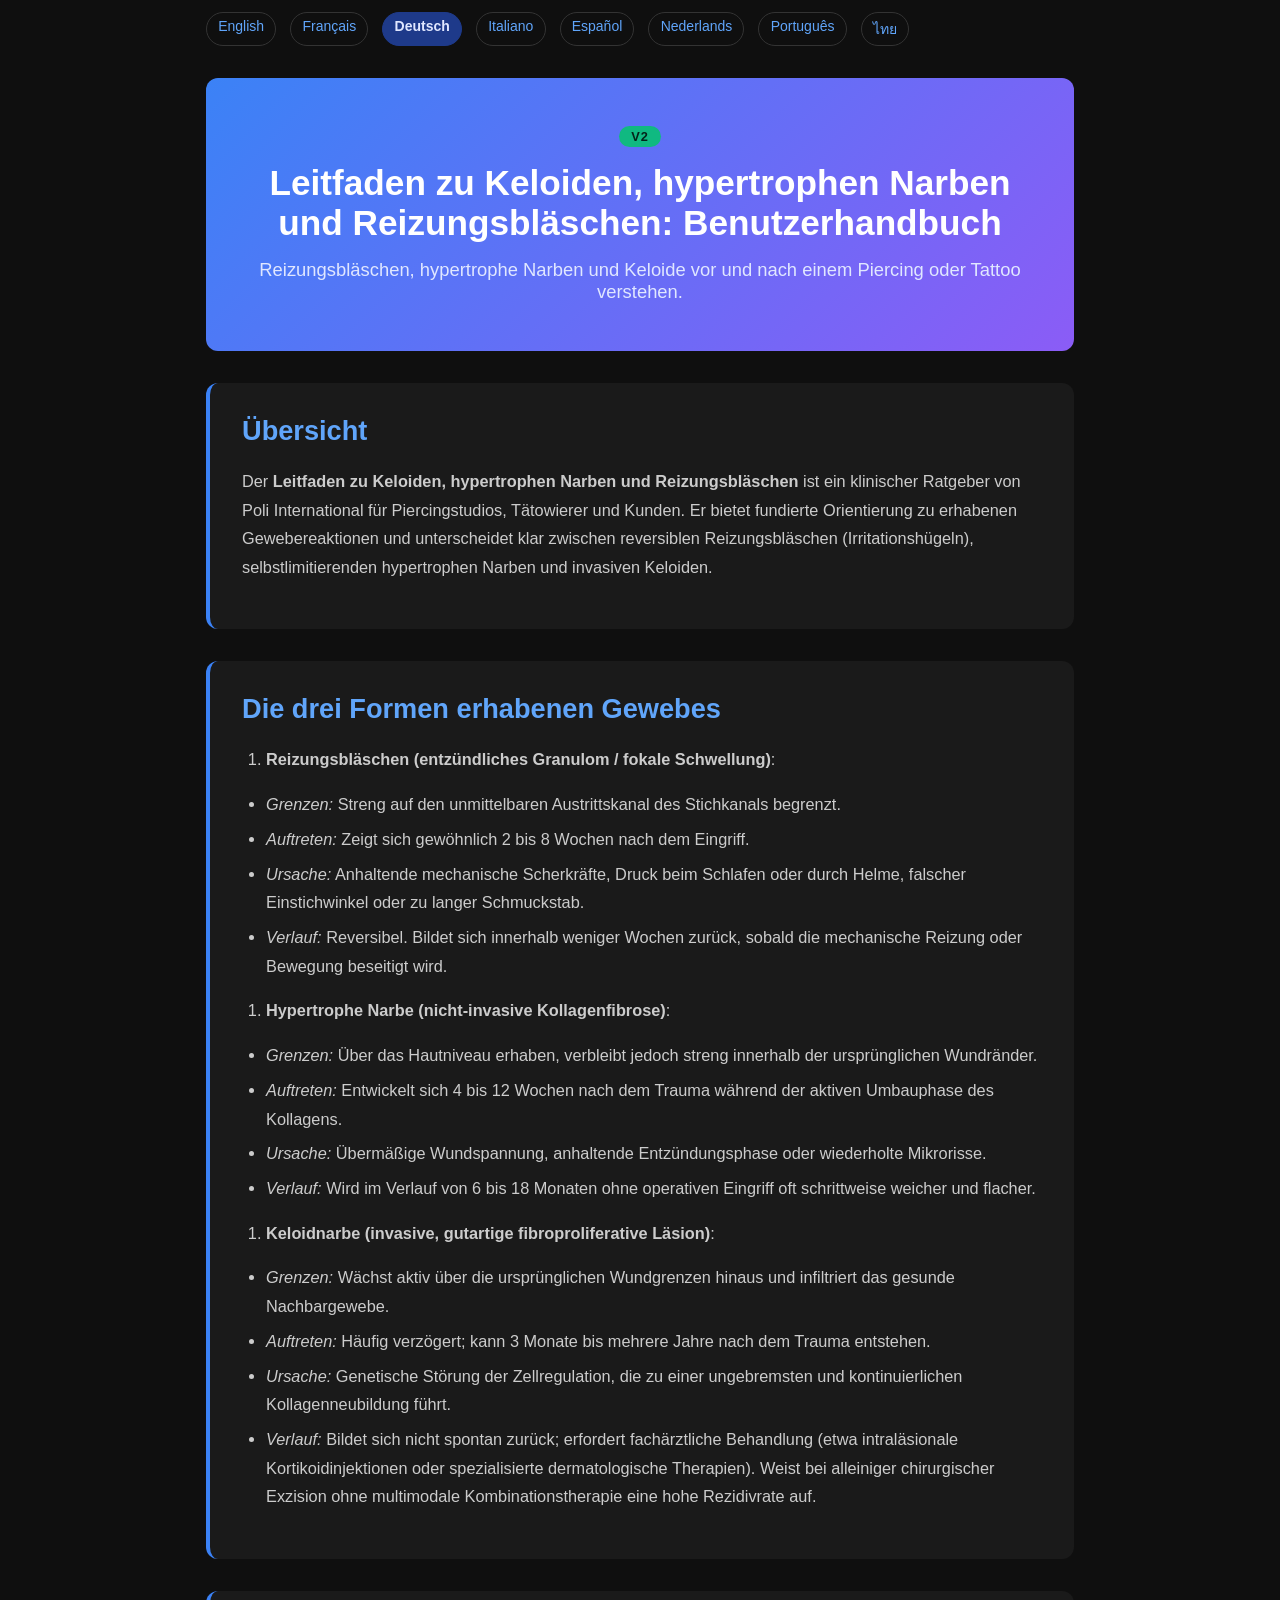
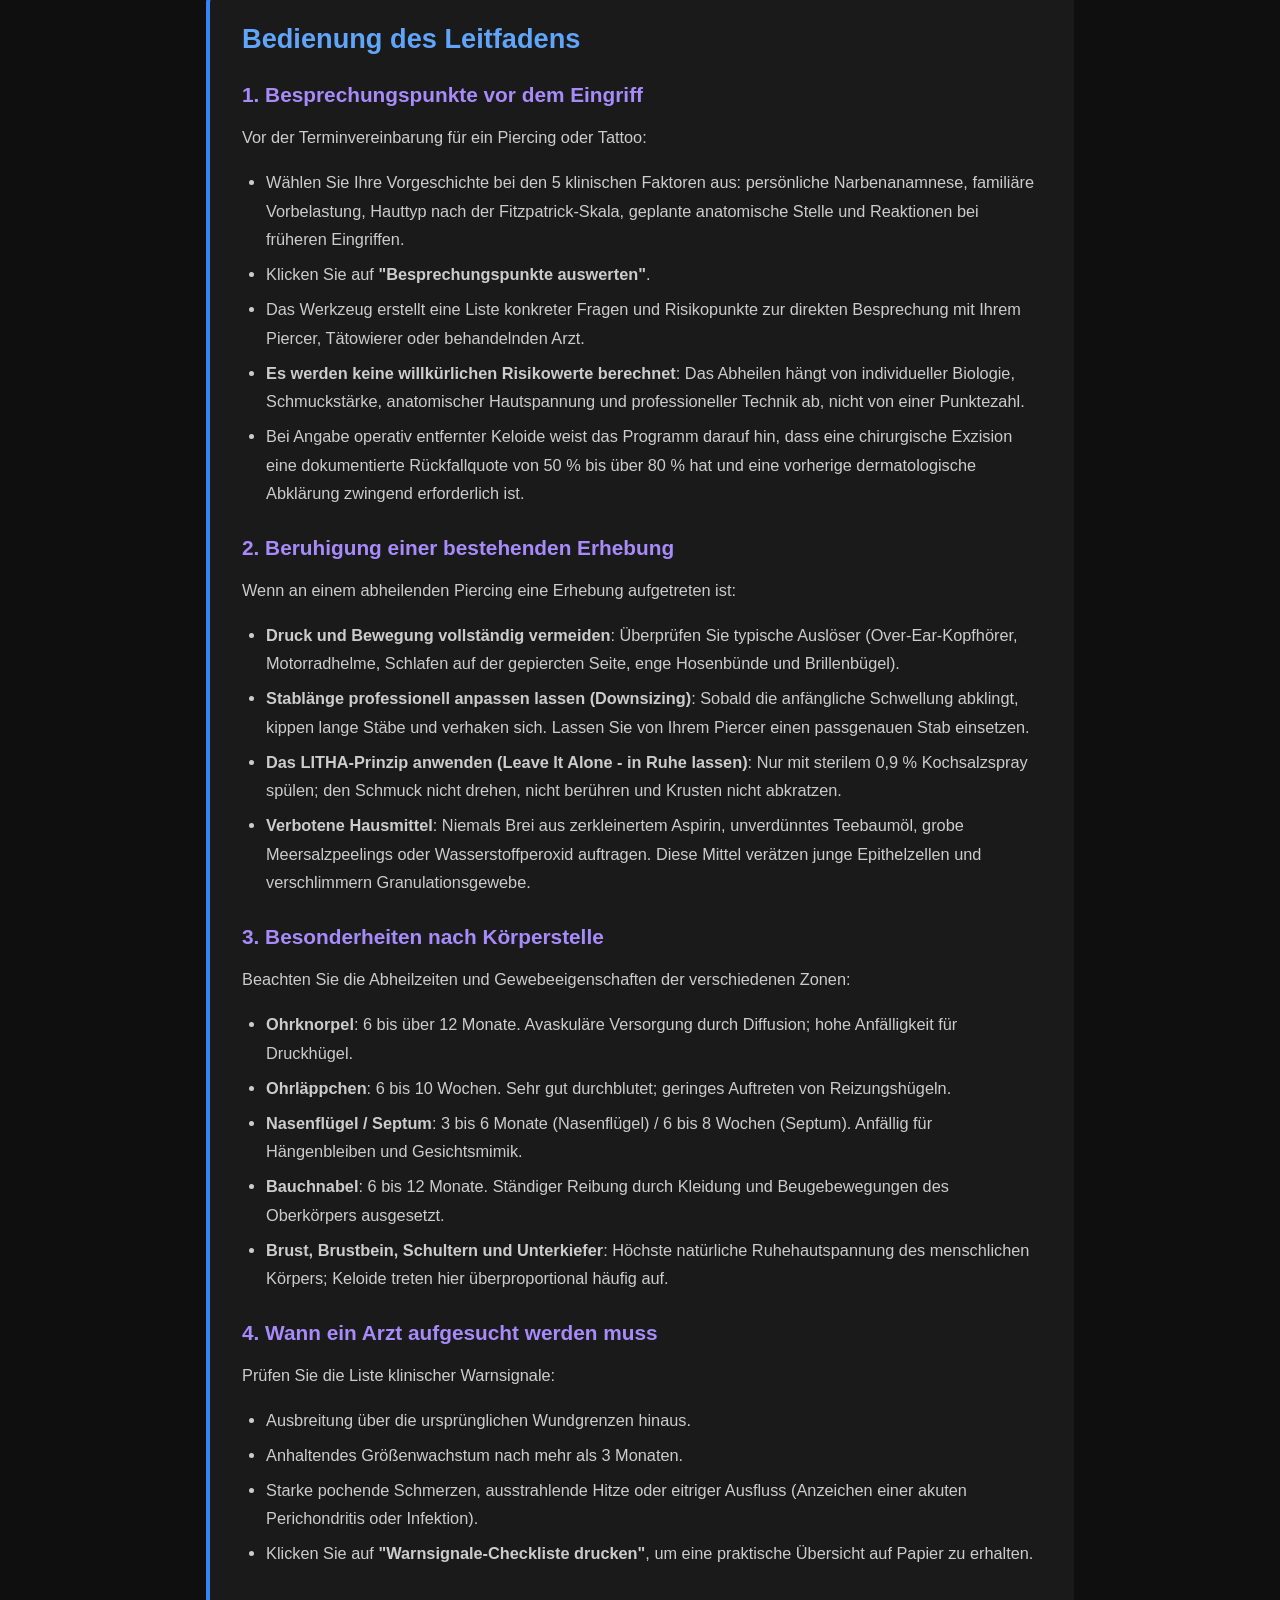
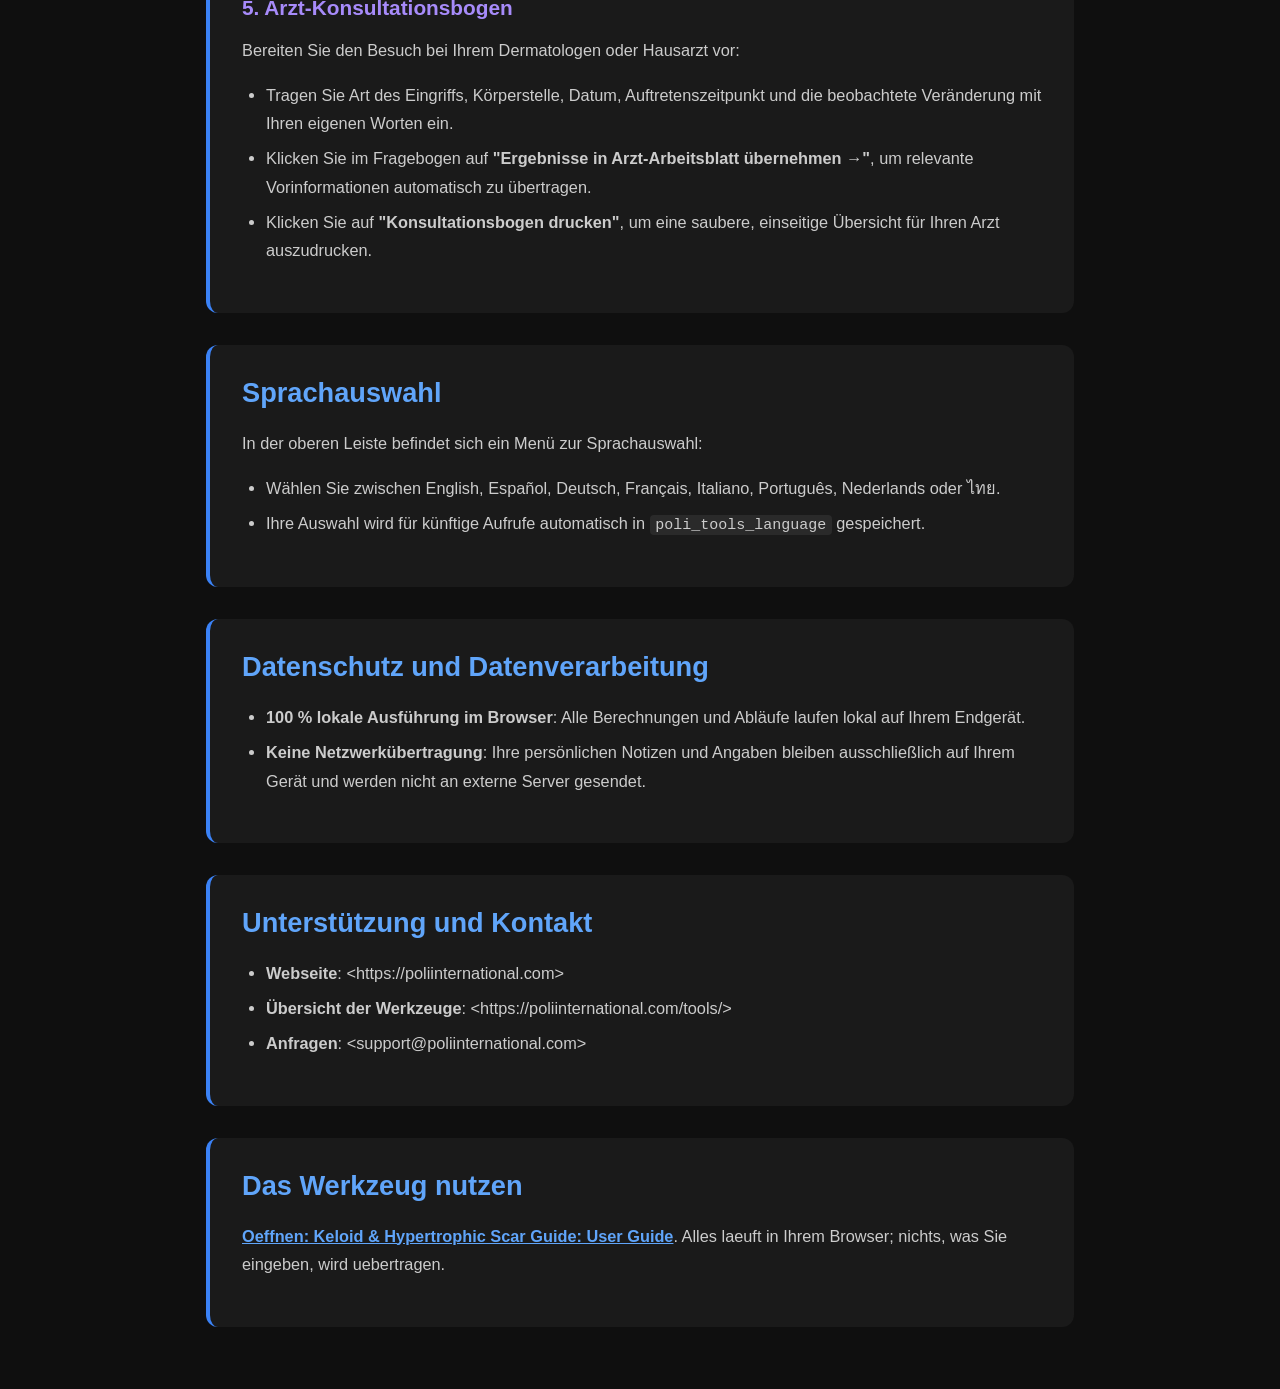
<file: documentation-de.html>
<!DOCTYPE html>
<html lang="de">
<head><meta name="robots" content="noindex,nofollow">
    <meta charset="UTF-8">
    <meta name="viewport" content="width=device-width, initial-scale=1.0">
    <title>Leitfaden zu Keloiden, hypertrophen Narben und Reizungsbläschen: Benutzerhandbuch Dokumentation | Poli International</title>
    <meta name="description" content="Understanding irritation bumps, hypertrophic scars and keloids before and after a piercing or tattoo.">
    <link rel="canonical" href="https://poliinternational.com/keloid-scar-risk/">
    <style>
        body { background: #0f0f0f; color: #fff; font-family: -apple-system, BlinkMacSystemFont, "Segoe UI", Roboto, sans-serif; margin: 0; padding: 0; }
        body.in-iframe .doc-hero h1 { display: none; }
        * { box-sizing: border-box; }
        .entry-content { max-width: 900px; margin: 0 auto; padding: 2rem 1rem; }
        .doc-hero { background: linear-gradient(135deg, #3B82F6, #8B5CF6); padding: 3rem 2rem; text-align: center; border-radius: 0.75rem; margin-bottom: 2rem; }
        .doc-hero h1 { font-size: 2.2rem; margin: 0 0 1rem; font-weight: 700; }
        .doc-hero p { font-size: 1.15rem; color: #E0E7FF; margin: 0; }
        .doc-hero .v2 { display: inline-block; margin-bottom: 1rem; padding: 0.2rem 0.75rem; border-radius: 999px; background: #10B981; color: #04241a; font-weight: 800; font-size: 0.8rem; letter-spacing: 0.08em; }
        .doc-section { margin: 2rem 0; padding: 2rem; background: #1a1a1a; border-radius: 0.75rem; border-left: 4px solid #3B82F6; }
        .doc-section h2 { color: #60A5FA; font-size: 1.7rem; margin: 0 0 1.25rem; font-weight: 600; }
        .doc-section h3 { color: #A78BFA; font-size: 1.3rem; margin: 1.75rem 0 0.75rem; font-weight: 600; }
        .doc-section p, .doc-section li { color: #ccc; line-height: 1.75; font-size: 1.02rem; }
        .doc-section ul, .doc-section ol { padding-left: 1.5rem; }
        .doc-section li { margin: 0.4rem 0; }
        .doc-section code { background: #2a2a2a; padding: 0.1rem 0.35rem; border-radius: 0.25rem; font-size: 0.92em; }
        .doc-section a { color: #60A5FA; font-weight: 600; }
        .highlight-box { background: linear-gradient(135deg, #1E3A8A, #4C1D95); padding: 1.25rem 1.5rem; border-radius: 0.5rem; margin: 1.5rem 0; border-left: 4px solid #10B981; }
        .highlight-box p { color: #E0E7FF; margin: 0; }
        table { width: 100%; border-collapse: collapse; margin: 1.5rem 0; }
        th, td { padding: 0.75rem; text-align: left; border: 1px solid #333; vertical-align: top; }
        th { background: #2a2a2a; color: #60A5FA; }
        td { color: #ccc; }
        .doc-langs { display: flex; flex-wrap: wrap; gap: 0.4rem; margin: 0 0 1.5rem; font-size: 0.9rem; }
        .doc-langs a, .doc-langs span { padding: 0.3rem 0.7rem; border-radius: 999px; border: 1px solid #333; text-decoration: none; }
        .doc-langs a { color: #60A5FA; }
        .doc-langs span { background: #1E3A8A; color: #E0E7FF; border-color: #1E3A8A; font-weight: 700; }
    </style>
</head>
<body>
<nav class="doc-langs" aria-label="Sprache der Dokumentation" style="display:flex;flex-wrap:wrap;gap:6px 14px;max-width:900px;margin:12px auto 0;padding:0 16px;font-size:14px;"><a lang="en" href="documentation.html">English</a><a lang="fr" href="documentation-fr.html">Français</a><span lang="de">Deutsch</span><a lang="it" href="documentation-it.html">Italiano</a><a lang="es" href="documentation-es.html">Español</a><a lang="nl" href="documentation-nl.html">Nederlands</a><a lang="pt" href="documentation-pt.html">Português</a><a lang="th" href="documentation-th.html">ไทย</a></nav>
<script>if (window.self !== window.top) document.body.classList.add('in-iframe');</script>
    <div class="entry-content">
        <div class="doc-hero">
            <span class="v2">V2</span>
            <h1>Leitfaden zu Keloiden, hypertrophen Narben und Reizungsbläschen: Benutzerhandbuch</h1>
            <p>Reizungsbläschen, hypertrophe Narben und Keloide vor und nach einem Piercing oder Tattoo verstehen.</p>
        </div>
        <div class="doc-section">
        <h2>Übersicht</h2>
        <p>Der <strong>Leitfaden zu Keloiden, hypertrophen Narben und Reizungsbläschen</strong> ist ein klinischer Ratgeber von Poli International für Piercingstudios, Tätowierer und Kunden. Er bietet fundierte Orientierung zu erhabenen Gewebereaktionen und unterscheidet klar zwischen reversiblen Reizungsbläschen (Irritationshügeln), selbstlimitierenden hypertrophen Narben und invasiven Keloiden.</p>
        </div>
        <div class="doc-section">
        <h2>Die drei Formen erhabenen Gewebes</h2>
        <ol>
        <li><strong>Reizungsbläschen (entzündliches Granulom / fokale Schwellung)</strong>:</li>
        </ol>
        <ul>
        <li><em>Grenzen:</em> Streng auf den unmittelbaren Austrittskanal des Stichkanals begrenzt.</li>
        <li><em>Auftreten:</em> Zeigt sich gewöhnlich 2 bis 8 Wochen nach dem Eingriff.</li>
        <li><em>Ursache:</em> Anhaltende mechanische Scherkräfte, Druck beim Schlafen oder durch Helme, falscher Einstichwinkel oder zu langer Schmuckstab.</li>
        <li><em>Verlauf:</em> Reversibel. Bildet sich innerhalb weniger Wochen zurück, sobald die mechanische Reizung oder Bewegung beseitigt wird.</li>
        </ul>
        <ol>
        <li><strong>Hypertrophe Narbe (nicht-invasive Kollagenfibrose)</strong>:</li>
        </ol>
        <ul>
        <li><em>Grenzen:</em> Über das Hautniveau erhaben, verbleibt jedoch streng innerhalb der ursprünglichen Wundränder.</li>
        <li><em>Auftreten:</em> Entwickelt sich 4 bis 12 Wochen nach dem Trauma während der aktiven Umbauphase des Kollagens.</li>
        <li><em>Ursache:</em> Übermäßige Wundspannung, anhaltende Entzündungsphase oder wiederholte Mikrorisse.</li>
        <li><em>Verlauf:</em> Wird im Verlauf von 6 bis 18 Monaten ohne operativen Eingriff oft schrittweise weicher und flacher.</li>
        </ul>
        <ol>
        <li><strong>Keloidnarbe (invasive, gutartige fibroproliferative Läsion)</strong>:</li>
        </ol>
        <ul>
        <li><em>Grenzen:</em> Wächst aktiv über die ursprünglichen Wundgrenzen hinaus und infiltriert das gesunde Nachbargewebe.</li>
        <li><em>Auftreten:</em> Häufig verzögert; kann 3 Monate bis mehrere Jahre nach dem Trauma entstehen.</li>
        <li><em>Ursache:</em> Genetische Störung der Zellregulation, die zu einer ungebremsten und kontinuierlichen Kollagenneubildung führt.</li>
        <li><em>Verlauf:</em> Bildet sich nicht spontan zurück; erfordert fachärztliche Behandlung (etwa intraläsionale Kortikoidinjektionen oder spezialisierte dermatologische Therapien). Weist bei alleiniger chirurgischer Exzision ohne multimodale Kombinationstherapie eine hohe Rezidivrate auf.</li>
        </ul>
        </div>
        <div class="doc-section">
        <h2>Bedienung des Leitfadens</h2>
        <h3>1. Besprechungspunkte vor dem Eingriff</h3>
        <p>Vor der Terminvereinbarung für ein Piercing oder Tattoo:</p>
        <ul>
        <li>Wählen Sie Ihre Vorgeschichte bei den 5 klinischen Faktoren aus: persönliche Narbenanamnese, familiäre Vorbelastung, Hauttyp nach der Fitzpatrick-Skala, geplante anatomische Stelle und Reaktionen bei früheren Eingriffen.</li>
        <li>Klicken Sie auf <strong>"Besprechungspunkte auswerten"</strong>.</li>
        <li>Das Werkzeug erstellt eine Liste konkreter Fragen und Risikopunkte zur direkten Besprechung mit Ihrem Piercer, Tätowierer oder behandelnden Arzt.</li>
        <li><strong>Es werden keine willkürlichen Risikowerte berechnet</strong>: Das Abheilen hängt von individueller Biologie, Schmuckstärke, anatomischer Hautspannung und professioneller Technik ab, nicht von einer Punktezahl.</li>
        <li>Bei Angabe operativ entfernter Keloide weist das Programm darauf hin, dass eine chirurgische Exzision eine dokumentierte Rückfallquote von 50 % bis über 80 % hat und eine vorherige dermatologische Abklärung zwingend erforderlich ist.</li>
        </ul>
        <h3>2. Beruhigung einer bestehenden Erhebung</h3>
        <p>Wenn an einem abheilenden Piercing eine Erhebung aufgetreten ist:</p>
        <ul>
        <li><strong>Druck und Bewegung vollständig vermeiden</strong>: Überprüfen Sie typische Auslöser (Over-Ear-Kopfhörer, Motorradhelme, Schlafen auf der gepiercten Seite, enge Hosenbünde und Brillenbügel).</li>
        <li><strong>Stablänge professionell anpassen lassen (Downsizing)</strong>: Sobald die anfängliche Schwellung abklingt, kippen lange Stäbe und verhaken sich. Lassen Sie von Ihrem Piercer einen passgenauen Stab einsetzen.</li>
        <li><strong>Das LITHA-Prinzip anwenden (Leave It Alone - in Ruhe lassen)</strong>: Nur mit sterilem 0,9 % Kochsalzspray spülen; den Schmuck nicht drehen, nicht berühren und Krusten nicht abkratzen.</li>
        <li><strong>Verbotene Hausmittel</strong>: Niemals Brei aus zerkleinertem Aspirin, unverdünntes Teebaumöl, grobe Meersalzpeelings oder Wasserstoffperoxid auftragen. Diese Mittel verätzen junge Epithelzellen und verschlimmern Granulationsgewebe.</li>
        </ul>
        <h3>3. Besonderheiten nach Körperstelle</h3>
        <p>Beachten Sie die Abheilzeiten und Gewebeeigenschaften der verschiedenen Zonen:</p>
        <ul>
        <li><strong>Ohrknorpel</strong>: 6 bis über 12 Monate. Avaskuläre Versorgung durch Diffusion; hohe Anfälligkeit für Druckhügel.</li>
        <li><strong>Ohrläppchen</strong>: 6 bis 10 Wochen. Sehr gut durchblutet; geringes Auftreten von Reizungshügeln.</li>
        <li><strong>Nasenflügel / Septum</strong>: 3 bis 6 Monate (Nasenflügel) / 6 bis 8 Wochen (Septum). Anfällig für Hängenbleiben und Gesichtsmimik.</li>
        <li><strong>Bauchnabel</strong>: 6 bis 12 Monate. Ständiger Reibung durch Kleidung und Beugebewegungen des Oberkörpers ausgesetzt.</li>
        <li><strong>Brust, Brustbein, Schultern und Unterkiefer</strong>: Höchste natürliche Ruhehautspannung des menschlichen Körpers; Keloide treten hier überproportional häufig auf.</li>
        </ul>
        <h3>4. Wann ein Arzt aufgesucht werden muss</h3>
        <p>Prüfen Sie die Liste klinischer Warnsignale:</p>
        <ul>
        <li>Ausbreitung über die ursprünglichen Wundgrenzen hinaus.</li>
        <li>Anhaltendes Größenwachstum nach mehr als 3 Monaten.</li>
        <li>Starke pochende Schmerzen, ausstrahlende Hitze oder eitriger Ausfluss (Anzeichen einer akuten Perichondritis oder Infektion).</li>
        <li>Klicken Sie auf <strong>"Warnsignale-Checkliste drucken"</strong>, um eine praktische Übersicht auf Papier zu erhalten.</li>
        </ul>
        <h3>5. Arzt-Konsultationsbogen</h3>
        <p>Bereiten Sie den Besuch bei Ihrem Dermatologen oder Hausarzt vor:</p>
        <ul>
        <li>Tragen Sie Art des Eingriffs, Körperstelle, Datum, Auftretenszeitpunkt und die beobachtete Veränderung mit Ihren eigenen Worten ein.</li>
        <li>Klicken Sie im Fragebogen auf <strong>"Ergebnisse in Arzt-Arbeitsblatt übernehmen →"</strong>, um relevante Vorinformationen automatisch zu übertragen.</li>
        <li>Klicken Sie auf <strong>"Konsultationsbogen drucken"</strong>, um eine saubere, einseitige Übersicht für Ihren Arzt auszudrucken.</li>
        </ul>
        </div>
        <div class="doc-section">
        <h2>Sprachauswahl</h2>
        <p>In der oberen Leiste befindet sich ein Menü zur Sprachauswahl:</p>
        <ul>
        <li>Wählen Sie zwischen English, Español, Deutsch, Français, Italiano, Português, Nederlands oder ไทย.</li>
        <li>Ihre Auswahl wird für künftige Aufrufe automatisch in <code>poli_tools_language</code> gespeichert.</li>
        </ul>
        </div>
        <div class="doc-section">
        <h2>Datenschutz und Datenverarbeitung</h2>
        <ul>
        <li><strong>100 % lokale Ausführung im Browser</strong>: Alle Berechnungen und Abläufe laufen lokal auf Ihrem Endgerät.</li>
        <li><strong>Keine Netzwerkübertragung</strong>: Ihre persönlichen Notizen und Angaben bleiben ausschließlich auf Ihrem Gerät und werden nicht an externe Server gesendet.</li>
        </ul>
        </div>
        <div class="doc-section">
        <h2>Unterstützung und Kontakt</h2>
        <ul>
        <li><strong>Webseite</strong>: &lt;https://poliinternational.com&gt;</li>
        <li><strong>Übersicht der Werkzeuge</strong>: &lt;https://poliinternational.com/tools/&gt;</li>
        <li><strong>Anfragen</strong>: &lt;support@poliinternational.com&gt;</li>
        </ul>
        </div>
        <div class="doc-section">
            <h2>Das Werkzeug nutzen</h2>
            <p><a href="https://poliinternational.com/keloid-scar-risk/" target="_top">Oeffnen: Keloid &amp; Hypertrophic Scar Guide: User Guide</a>. Alles laeuft in Ihrem Browser; nichts, was Sie eingeben, wird uebertragen.</p>
        </div>
    </div>
</body>
</html>
</file>
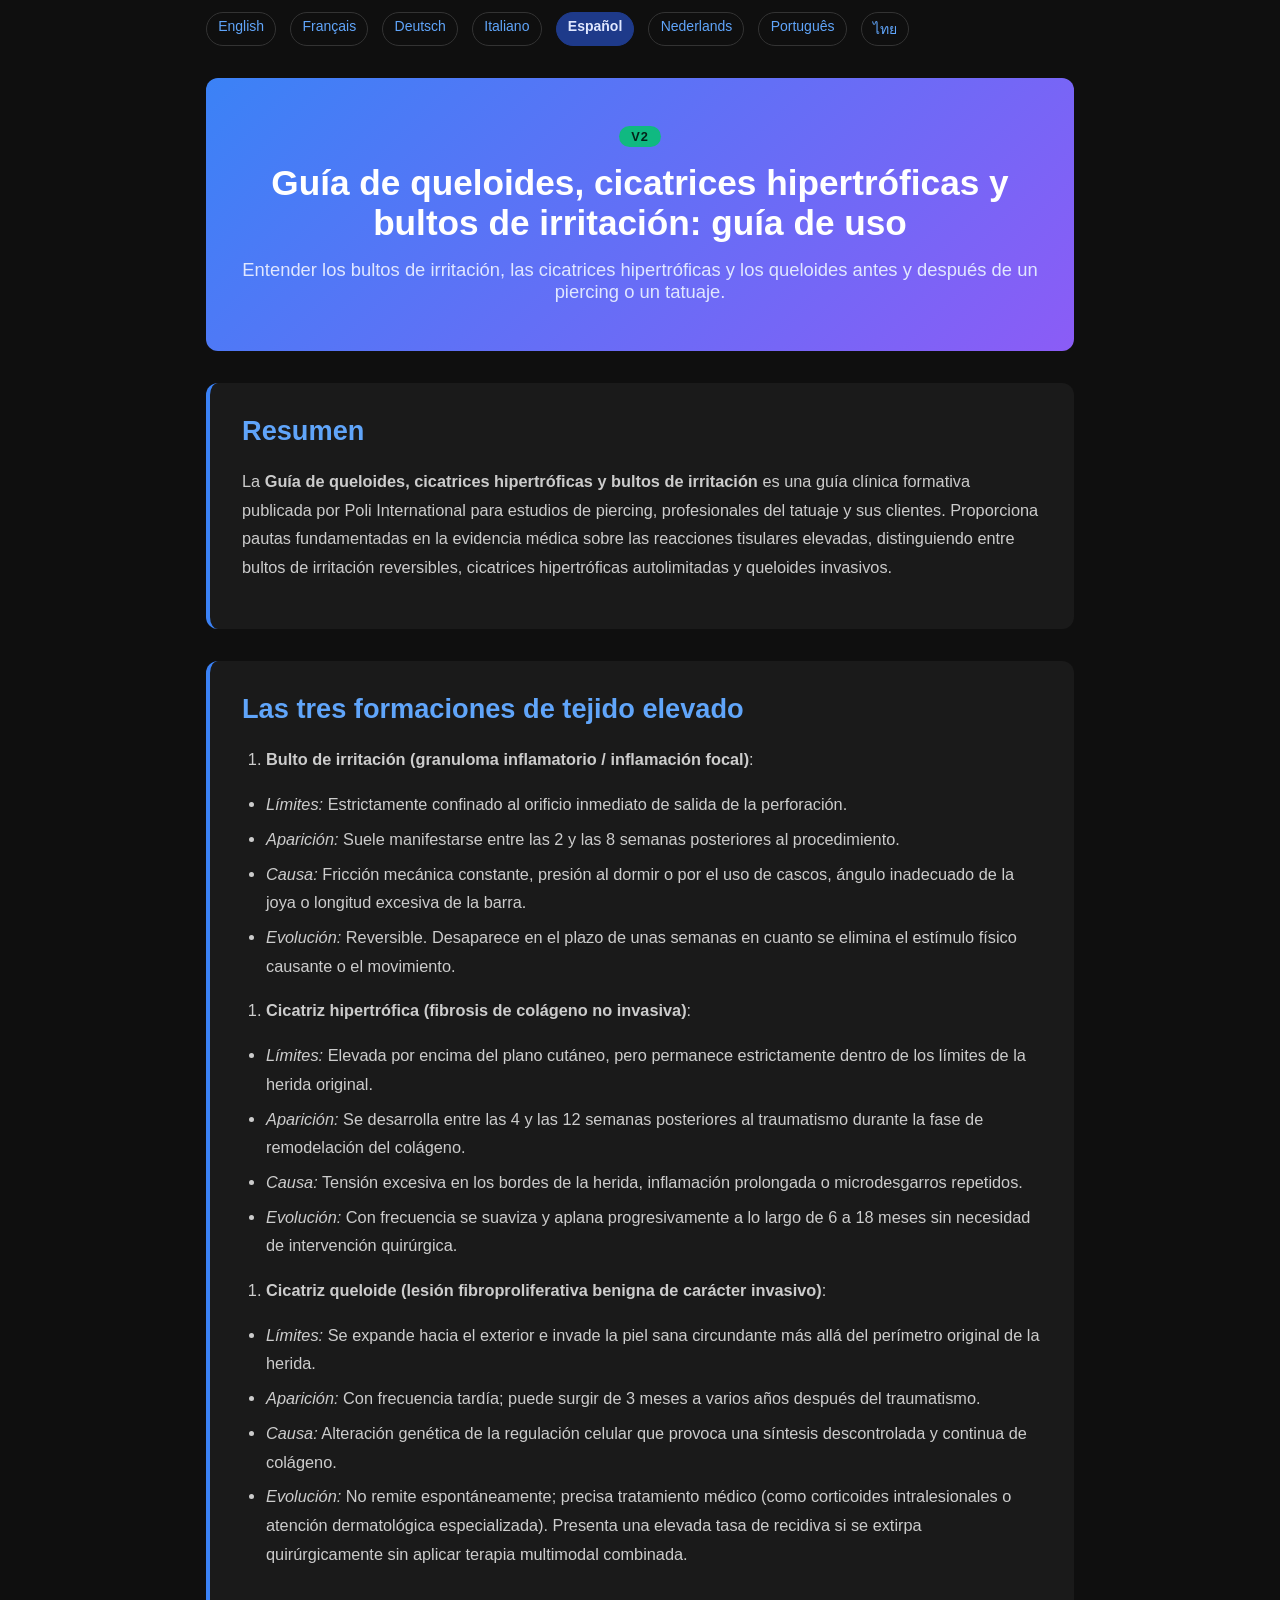
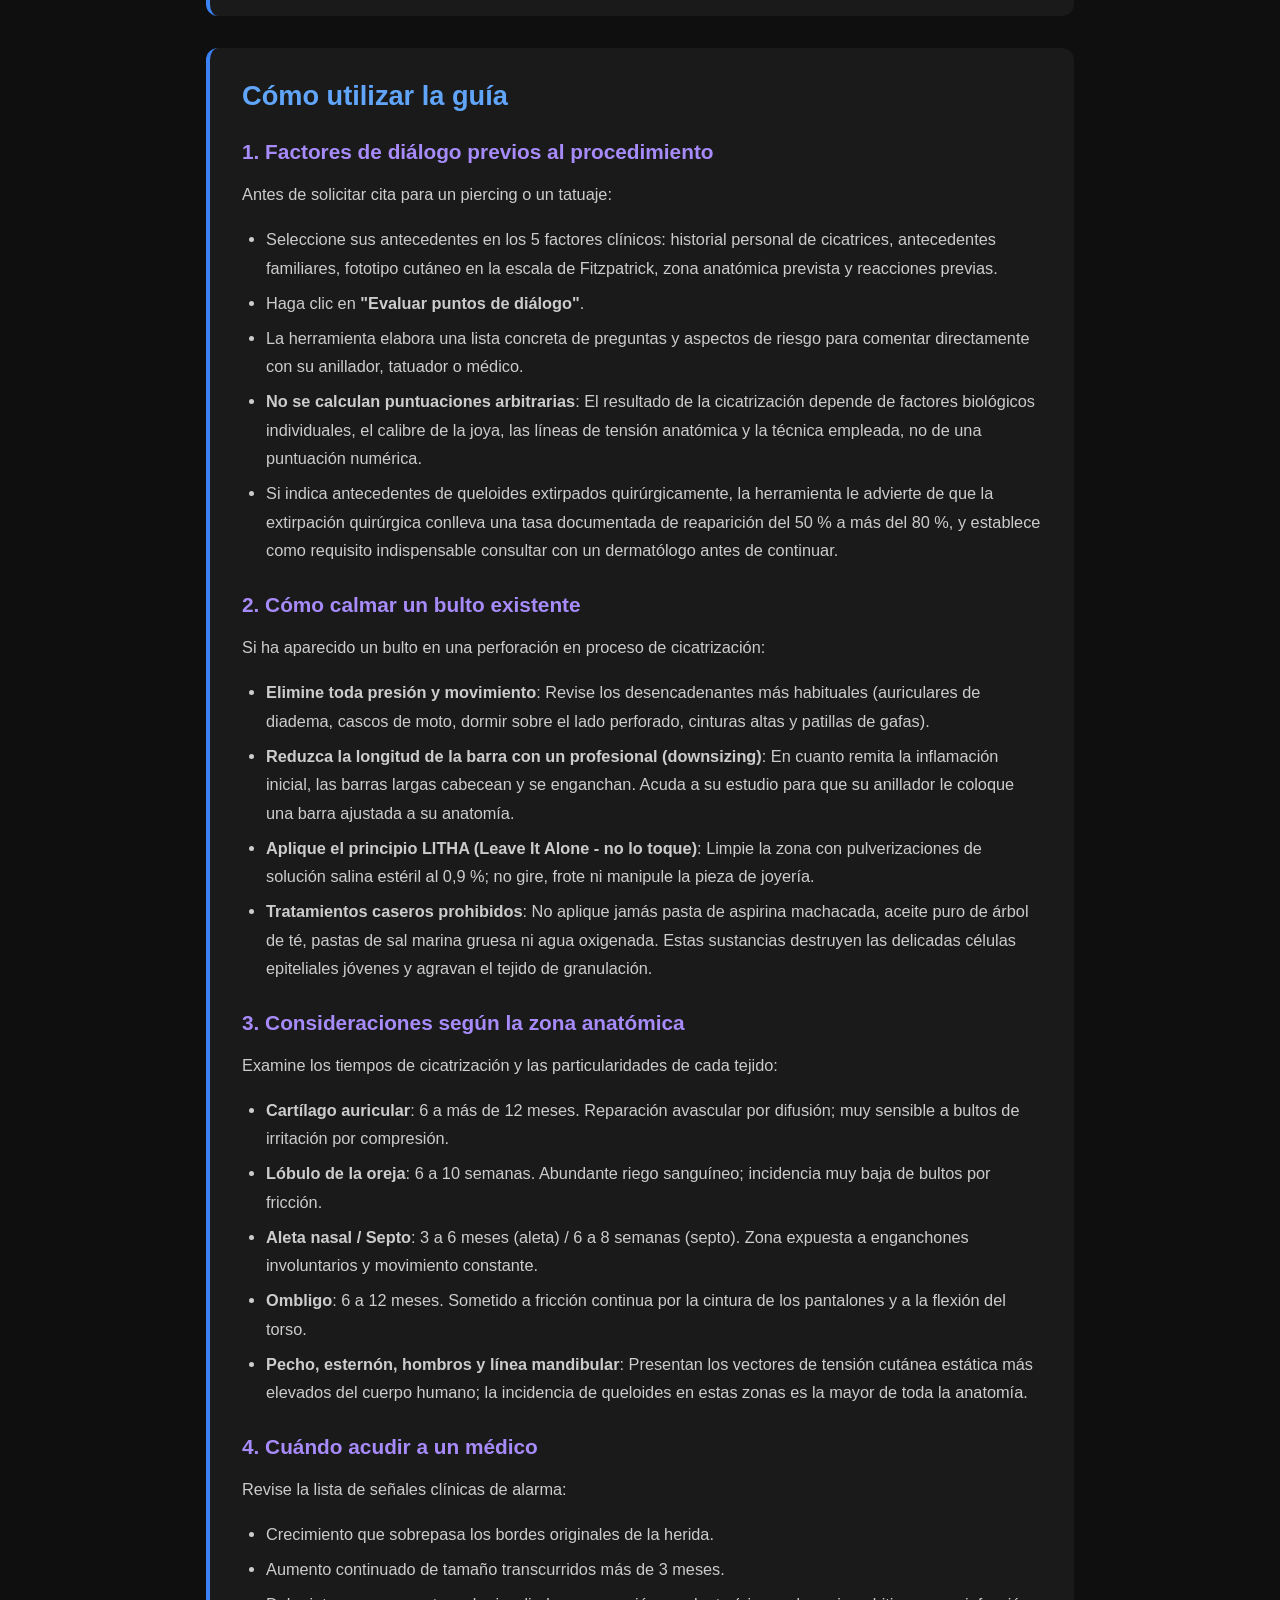
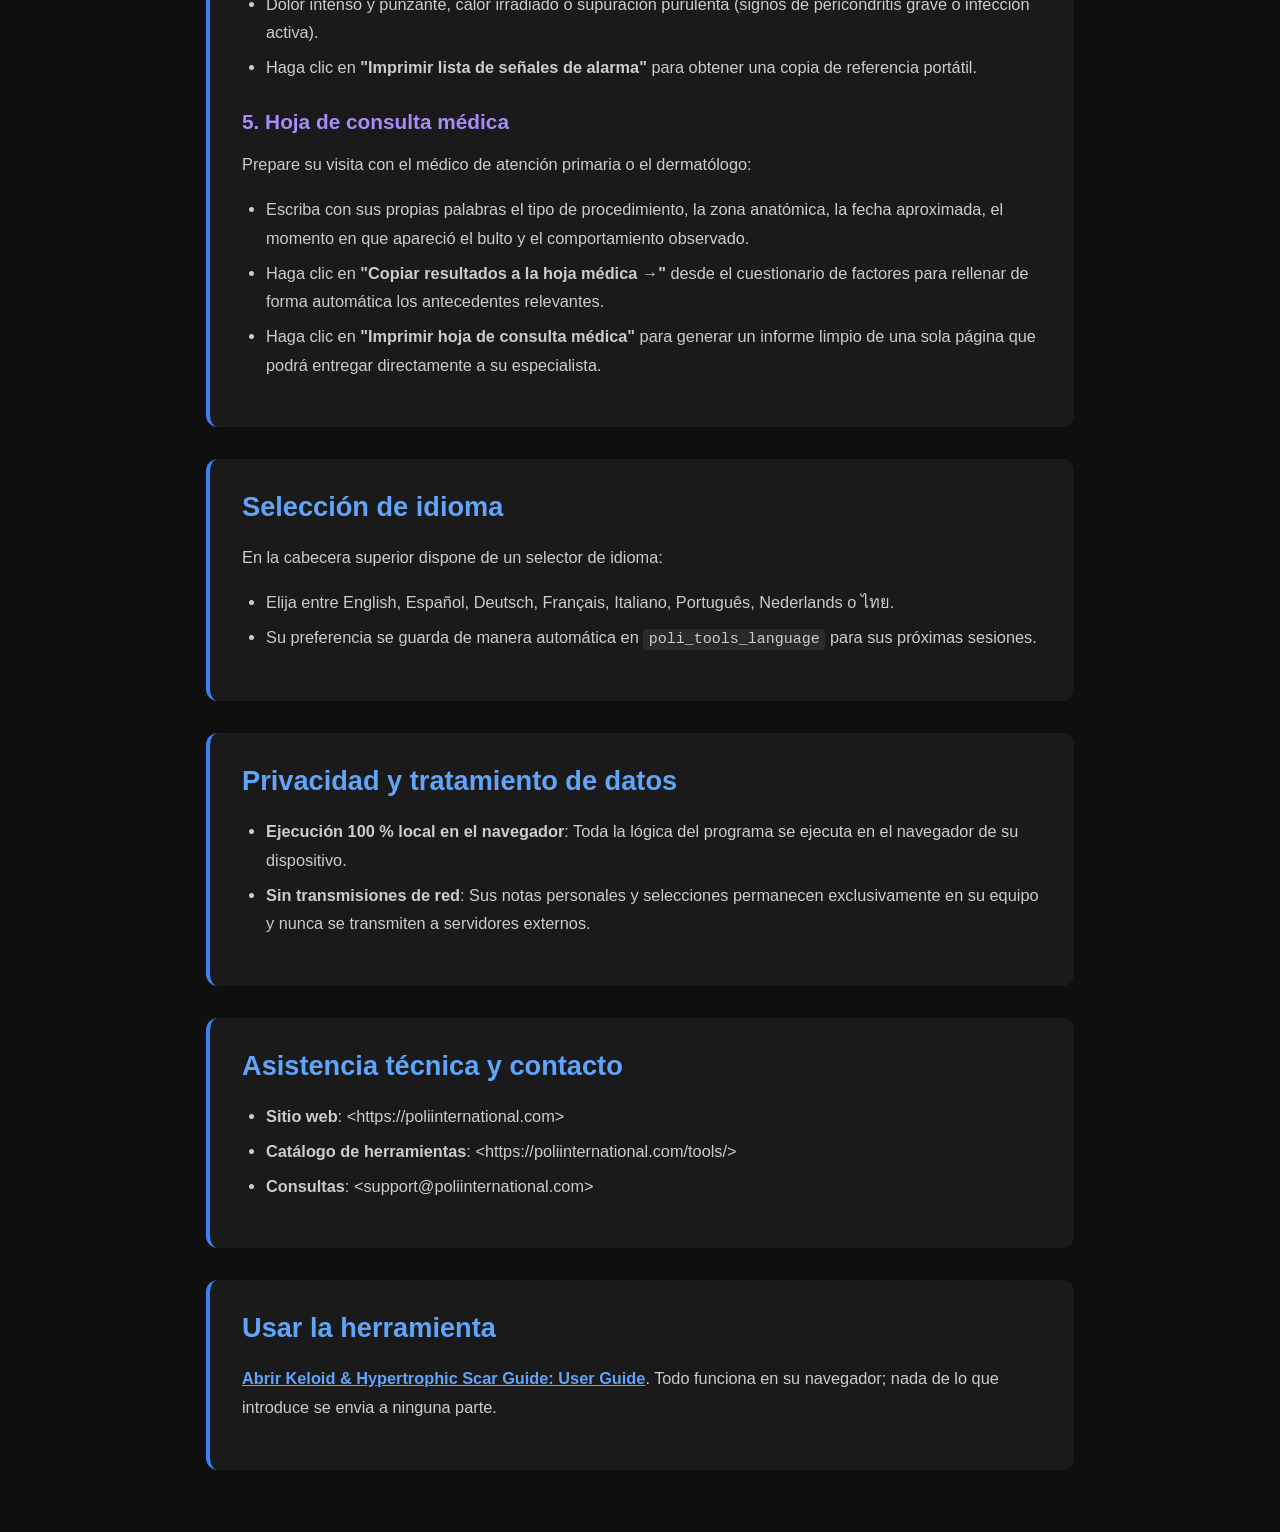
<file: documentation-es.html>
<!DOCTYPE html>
<html lang="es">
<head><meta name="robots" content="noindex,nofollow">
    <meta charset="UTF-8">
    <meta name="viewport" content="width=device-width, initial-scale=1.0">
    <title>Guía de queloides, cicatrices hipertróficas y bultos de irritación: guía de uso Documentación | Poli International</title>
    <meta name="description" content="Understanding irritation bumps, hypertrophic scars and keloids before and after a piercing or tattoo.">
    <link rel="canonical" href="https://poliinternational.com/keloid-scar-risk/">
    <style>
        body { background: #0f0f0f; color: #fff; font-family: -apple-system, BlinkMacSystemFont, "Segoe UI", Roboto, sans-serif; margin: 0; padding: 0; }
        body.in-iframe .doc-hero h1 { display: none; }
        * { box-sizing: border-box; }
        .entry-content { max-width: 900px; margin: 0 auto; padding: 2rem 1rem; }
        .doc-hero { background: linear-gradient(135deg, #3B82F6, #8B5CF6); padding: 3rem 2rem; text-align: center; border-radius: 0.75rem; margin-bottom: 2rem; }
        .doc-hero h1 { font-size: 2.2rem; margin: 0 0 1rem; font-weight: 700; }
        .doc-hero p { font-size: 1.15rem; color: #E0E7FF; margin: 0; }
        .doc-hero .v2 { display: inline-block; margin-bottom: 1rem; padding: 0.2rem 0.75rem; border-radius: 999px; background: #10B981; color: #04241a; font-weight: 800; font-size: 0.8rem; letter-spacing: 0.08em; }
        .doc-section { margin: 2rem 0; padding: 2rem; background: #1a1a1a; border-radius: 0.75rem; border-left: 4px solid #3B82F6; }
        .doc-section h2 { color: #60A5FA; font-size: 1.7rem; margin: 0 0 1.25rem; font-weight: 600; }
        .doc-section h3 { color: #A78BFA; font-size: 1.3rem; margin: 1.75rem 0 0.75rem; font-weight: 600; }
        .doc-section p, .doc-section li { color: #ccc; line-height: 1.75; font-size: 1.02rem; }
        .doc-section ul, .doc-section ol { padding-left: 1.5rem; }
        .doc-section li { margin: 0.4rem 0; }
        .doc-section code { background: #2a2a2a; padding: 0.1rem 0.35rem; border-radius: 0.25rem; font-size: 0.92em; }
        .doc-section a { color: #60A5FA; font-weight: 600; }
        .highlight-box { background: linear-gradient(135deg, #1E3A8A, #4C1D95); padding: 1.25rem 1.5rem; border-radius: 0.5rem; margin: 1.5rem 0; border-left: 4px solid #10B981; }
        .highlight-box p { color: #E0E7FF; margin: 0; }
        table { width: 100%; border-collapse: collapse; margin: 1.5rem 0; }
        th, td { padding: 0.75rem; text-align: left; border: 1px solid #333; vertical-align: top; }
        th { background: #2a2a2a; color: #60A5FA; }
        td { color: #ccc; }
        .doc-langs { display: flex; flex-wrap: wrap; gap: 0.4rem; margin: 0 0 1.5rem; font-size: 0.9rem; }
        .doc-langs a, .doc-langs span { padding: 0.3rem 0.7rem; border-radius: 999px; border: 1px solid #333; text-decoration: none; }
        .doc-langs a { color: #60A5FA; }
        .doc-langs span { background: #1E3A8A; color: #E0E7FF; border-color: #1E3A8A; font-weight: 700; }
    </style>
</head>
<body>
<nav class="doc-langs" aria-label="Idioma de la documentación" style="display:flex;flex-wrap:wrap;gap:6px 14px;max-width:900px;margin:12px auto 0;padding:0 16px;font-size:14px;"><a lang="en" href="documentation.html">English</a><a lang="fr" href="documentation-fr.html">Français</a><a lang="de" href="documentation-de.html">Deutsch</a><a lang="it" href="documentation-it.html">Italiano</a><span lang="es">Español</span><a lang="nl" href="documentation-nl.html">Nederlands</a><a lang="pt" href="documentation-pt.html">Português</a><a lang="th" href="documentation-th.html">ไทย</a></nav>
<script>if (window.self !== window.top) document.body.classList.add('in-iframe');</script>
    <div class="entry-content">
        <div class="doc-hero">
            <span class="v2">V2</span>
            <h1>Guía de queloides, cicatrices hipertróficas y bultos de irritación: guía de uso</h1>
            <p>Entender los bultos de irritación, las cicatrices hipertróficas y los queloides antes y después de un piercing o un tatuaje.</p>
        </div>
        <div class="doc-section">
        <h2>Resumen</h2>
        <p>La <strong>Guía de queloides, cicatrices hipertróficas y bultos de irritación</strong> es una guía clínica formativa publicada por Poli International para estudios de piercing, profesionales del tatuaje y sus clientes. Proporciona pautas fundamentadas en la evidencia médica sobre las reacciones tisulares elevadas, distinguiendo entre bultos de irritación reversibles, cicatrices hipertróficas autolimitadas y queloides invasivos.</p>
        </div>
        <div class="doc-section">
        <h2>Las tres formaciones de tejido elevado</h2>
        <ol>
        <li><strong>Bulto de irritación (granuloma inflamatorio / inflamación focal)</strong>:</li>
        </ol>
        <ul>
        <li><em>Límites:</em> Estrictamente confinado al orificio inmediato de salida de la perforación.</li>
        <li><em>Aparición:</em> Suele manifestarse entre las 2 y las 8 semanas posteriores al procedimiento.</li>
        <li><em>Causa:</em> Fricción mecánica constante, presión al dormir o por el uso de cascos, ángulo inadecuado de la joya o longitud excesiva de la barra.</li>
        <li><em>Evolución:</em> Reversible. Desaparece en el plazo de unas semanas en cuanto se elimina el estímulo físico causante o el movimiento.</li>
        </ul>
        <ol>
        <li><strong>Cicatriz hipertrófica (fibrosis de colágeno no invasiva)</strong>:</li>
        </ol>
        <ul>
        <li><em>Límites:</em> Elevada por encima del plano cutáneo, pero permanece estrictamente dentro de los límites de la herida original.</li>
        <li><em>Aparición:</em> Se desarrolla entre las 4 y las 12 semanas posteriores al traumatismo durante la fase de remodelación del colágeno.</li>
        <li><em>Causa:</em> Tensión excesiva en los bordes de la herida, inflamación prolongada o microdesgarros repetidos.</li>
        <li><em>Evolución:</em> Con frecuencia se suaviza y aplana progresivamente a lo largo de 6 a 18 meses sin necesidad de intervención quirúrgica.</li>
        </ul>
        <ol>
        <li><strong>Cicatriz queloide (lesión fibroproliferativa benigna de carácter invasivo)</strong>:</li>
        </ol>
        <ul>
        <li><em>Límites:</em> Se expande hacia el exterior e invade la piel sana circundante más allá del perímetro original de la herida.</li>
        <li><em>Aparición:</em> Con frecuencia tardía; puede surgir de 3 meses a varios años después del traumatismo.</li>
        <li><em>Causa:</em> Alteración genética de la regulación celular que provoca una síntesis descontrolada y continua de colágeno.</li>
        <li><em>Evolución:</em> No remite espontáneamente; precisa tratamiento médico (como corticoides intralesionales o atención dermatológica especializada). Presenta una elevada tasa de recidiva si se extirpa quirúrgicamente sin aplicar terapia multimodal combinada.</li>
        </ul>
        </div>
        <div class="doc-section">
        <h2>Cómo utilizar la guía</h2>
        <h3>1. Factores de diálogo previos al procedimiento</h3>
        <p>Antes de solicitar cita para un piercing o un tatuaje:</p>
        <ul>
        <li>Seleccione sus antecedentes en los 5 factores clínicos: historial personal de cicatrices, antecedentes familiares, fototipo cutáneo en la escala de Fitzpatrick, zona anatómica prevista y reacciones previas.</li>
        <li>Haga clic en <strong>"Evaluar puntos de diálogo"</strong>.</li>
        <li>La herramienta elabora una lista concreta de preguntas y aspectos de riesgo para comentar directamente con su anillador, tatuador o médico.</li>
        <li><strong>No se calculan puntuaciones arbitrarias</strong>: El resultado de la cicatrización depende de factores biológicos individuales, el calibre de la joya, las líneas de tensión anatómica y la técnica empleada, no de una puntuación numérica.</li>
        <li>Si indica antecedentes de queloides extirpados quirúrgicamente, la herramienta le advierte de que la extirpación quirúrgica conlleva una tasa documentada de reaparición del 50 % a más del 80 %, y establece como requisito indispensable consultar con un dermatólogo antes de continuar.</li>
        </ul>
        <h3>2. Cómo calmar un bulto existente</h3>
        <p>Si ha aparecido un bulto en una perforación en proceso de cicatrización:</p>
        <ul>
        <li><strong>Elimine toda presión y movimiento</strong>: Revise los desencadenantes más habituales (auriculares de diadema, cascos de moto, dormir sobre el lado perforado, cinturas altas y patillas de gafas).</li>
        <li><strong>Reduzca la longitud de la barra con un profesional (downsizing)</strong>: En cuanto remita la inflamación inicial, las barras largas cabecean y se enganchan. Acuda a su estudio para que su anillador le coloque una barra ajustada a su anatomía.</li>
        <li><strong>Aplique el principio LITHA (Leave It Alone - no lo toque)</strong>: Limpie la zona con pulverizaciones de solución salina estéril al 0,9 %; no gire, frote ni manipule la pieza de joyería.</li>
        <li><strong>Tratamientos caseros prohibidos</strong>: No aplique jamás pasta de aspirina machacada, aceite puro de árbol de té, pastas de sal marina gruesa ni agua oxigenada. Estas sustancias destruyen las delicadas células epiteliales jóvenes y agravan el tejido de granulación.</li>
        </ul>
        <h3>3. Consideraciones según la zona anatómica</h3>
        <p>Examine los tiempos de cicatrización y las particularidades de cada tejido:</p>
        <ul>
        <li><strong>Cartílago auricular</strong>: 6 a más de 12 meses. Reparación avascular por difusión; muy sensible a bultos de irritación por compresión.</li>
        <li><strong>Lóbulo de la oreja</strong>: 6 a 10 semanas. Abundante riego sanguíneo; incidencia muy baja de bultos por fricción.</li>
        <li><strong>Aleta nasal / Septo</strong>: 3 a 6 meses (aleta) / 6 a 8 semanas (septo). Zona expuesta a enganchones involuntarios y movimiento constante.</li>
        <li><strong>Ombligo</strong>: 6 a 12 meses. Sometido a fricción continua por la cintura de los pantalones y a la flexión del torso.</li>
        <li><strong>Pecho, esternón, hombros y línea mandibular</strong>: Presentan los vectores de tensión cutánea estática más elevados del cuerpo humano; la incidencia de queloides en estas zonas es la mayor de toda la anatomía.</li>
        </ul>
        <h3>4. Cuándo acudir a un médico</h3>
        <p>Revise la lista de señales clínicas de alarma:</p>
        <ul>
        <li>Crecimiento que sobrepasa los bordes originales de la herida.</li>
        <li>Aumento continuado de tamaño transcurridos más de 3 meses.</li>
        <li>Dolor intenso y punzante, calor irradiado o supuración purulenta (signos de pericondritis grave o infección activa).</li>
        <li>Haga clic en <strong>"Imprimir lista de señales de alarma"</strong> para obtener una copia de referencia portátil.</li>
        </ul>
        <h3>5. Hoja de consulta médica</h3>
        <p>Prepare su visita con el médico de atención primaria o el dermatólogo:</p>
        <ul>
        <li>Escriba con sus propias palabras el tipo de procedimiento, la zona anatómica, la fecha aproximada, el momento en que apareció el bulto y el comportamiento observado.</li>
        <li>Haga clic en <strong>"Copiar resultados a la hoja médica →"</strong> desde el cuestionario de factores para rellenar de forma automática los antecedentes relevantes.</li>
        <li>Haga clic en <strong>"Imprimir hoja de consulta médica"</strong> para generar un informe limpio de una sola página que podrá entregar directamente a su especialista.</li>
        </ul>
        </div>
        <div class="doc-section">
        <h2>Selección de idioma</h2>
        <p>En la cabecera superior dispone de un selector de idioma:</p>
        <ul>
        <li>Elija entre English, Español, Deutsch, Français, Italiano, Português, Nederlands o ไทย.</li>
        <li>Su preferencia se guarda de manera automática en <code>poli_tools_language</code> para sus próximas sesiones.</li>
        </ul>
        </div>
        <div class="doc-section">
        <h2>Privacidad y tratamiento de datos</h2>
        <ul>
        <li><strong>Ejecución 100 % local en el navegador</strong>: Toda la lógica del programa se ejecuta en el navegador de su dispositivo.</li>
        <li><strong>Sin transmisiones de red</strong>: Sus notas personales y selecciones permanecen exclusivamente en su equipo y nunca se transmiten a servidores externos.</li>
        </ul>
        </div>
        <div class="doc-section">
        <h2>Asistencia técnica y contacto</h2>
        <ul>
        <li><strong>Sitio web</strong>: &lt;https://poliinternational.com&gt;</li>
        <li><strong>Catálogo de herramientas</strong>: &lt;https://poliinternational.com/tools/&gt;</li>
        <li><strong>Consultas</strong>: &lt;support@poliinternational.com&gt;</li>
        </ul>
        </div>
        <div class="doc-section">
            <h2>Usar la herramienta</h2>
            <p><a href="https://poliinternational.com/keloid-scar-risk/" target="_top">Abrir Keloid &amp; Hypertrophic Scar Guide: User Guide</a>. Todo funciona en su navegador; nada de lo que introduce se envia a ninguna parte.</p>
        </div>
    </div>
</body>
</html>
</file>
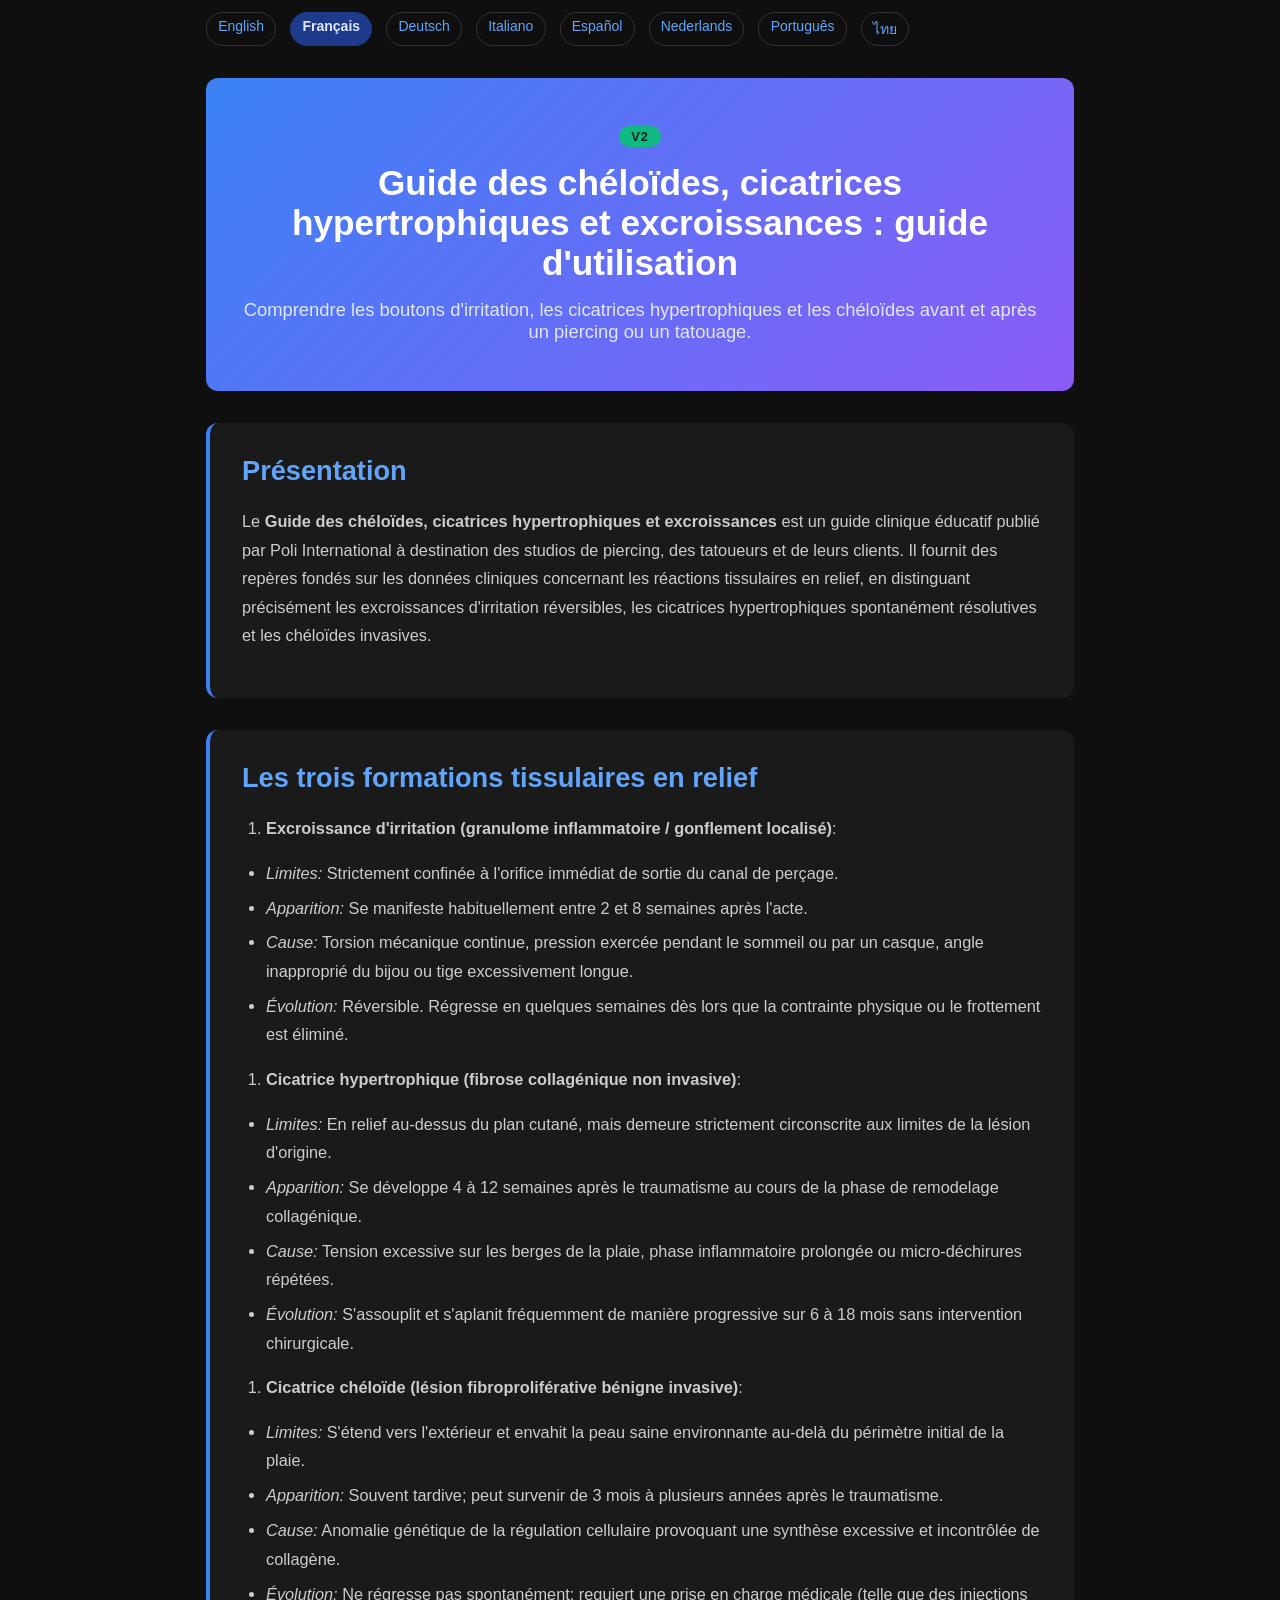
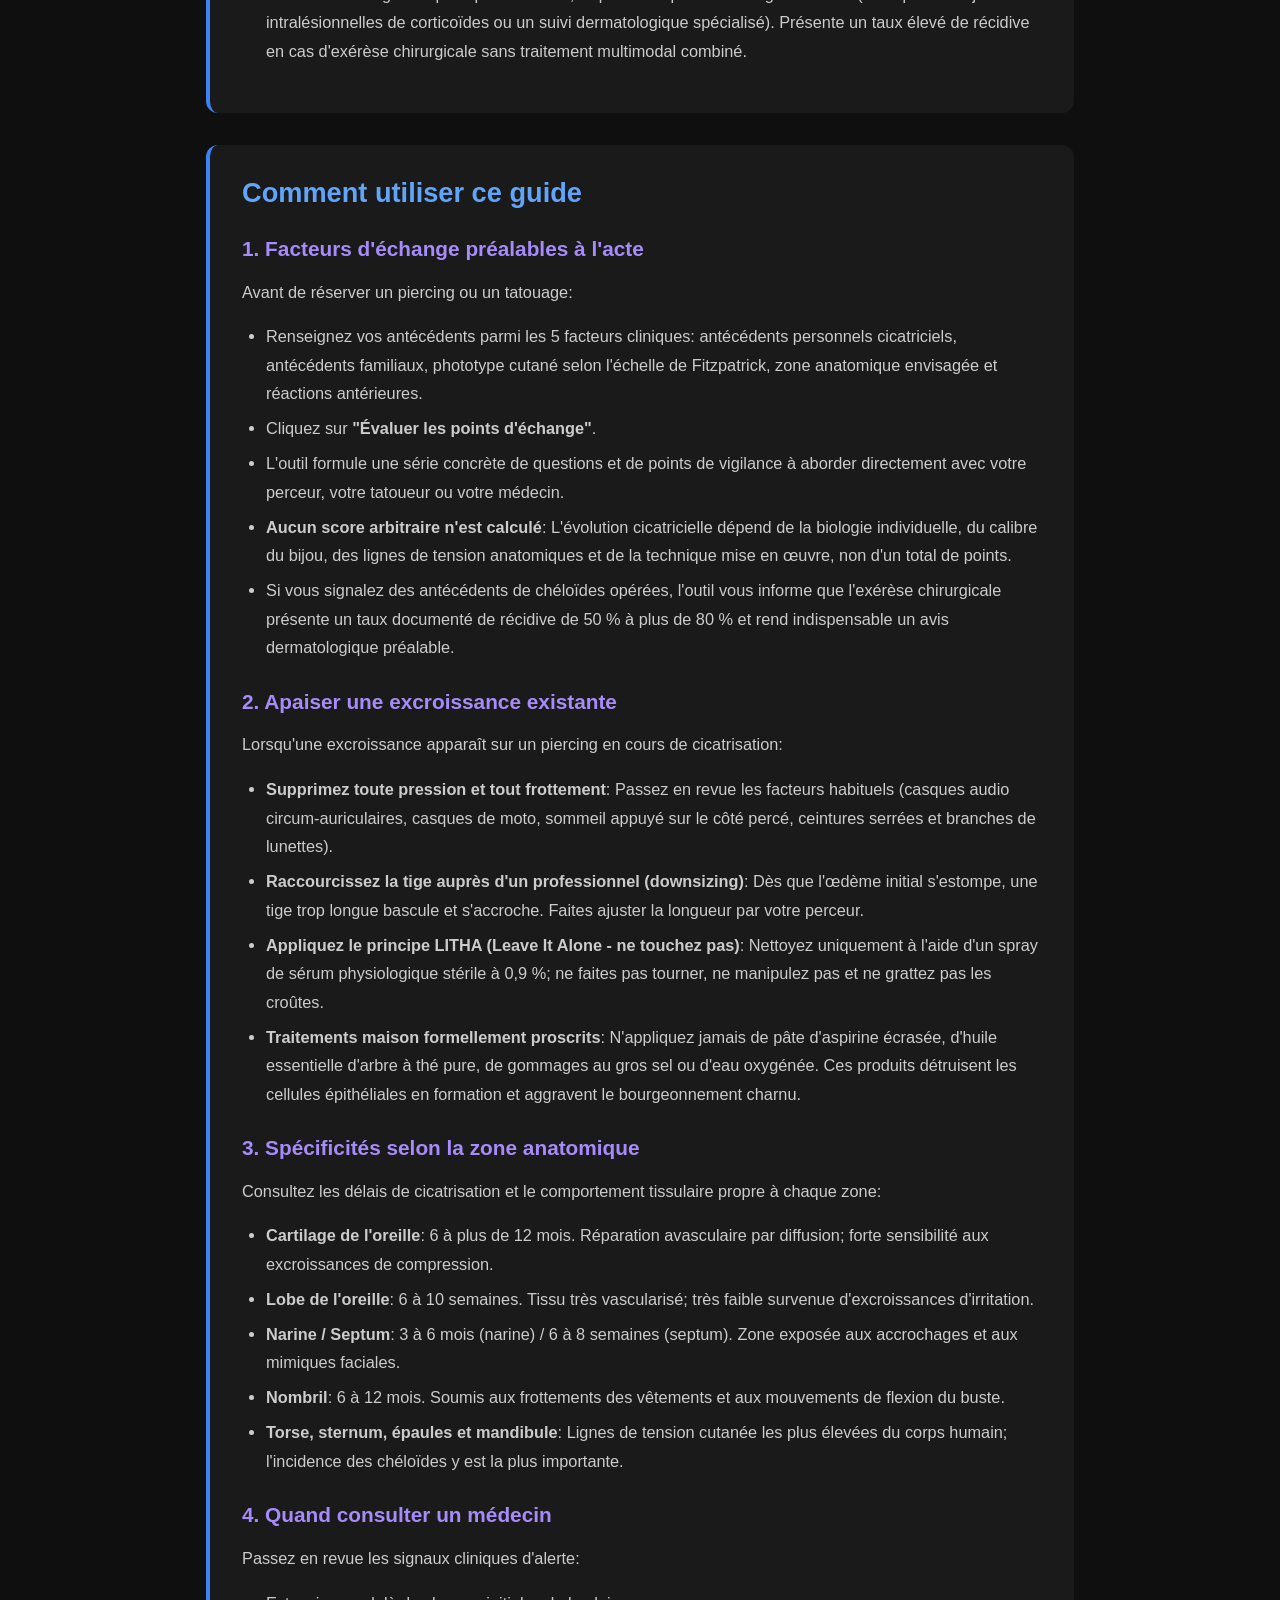
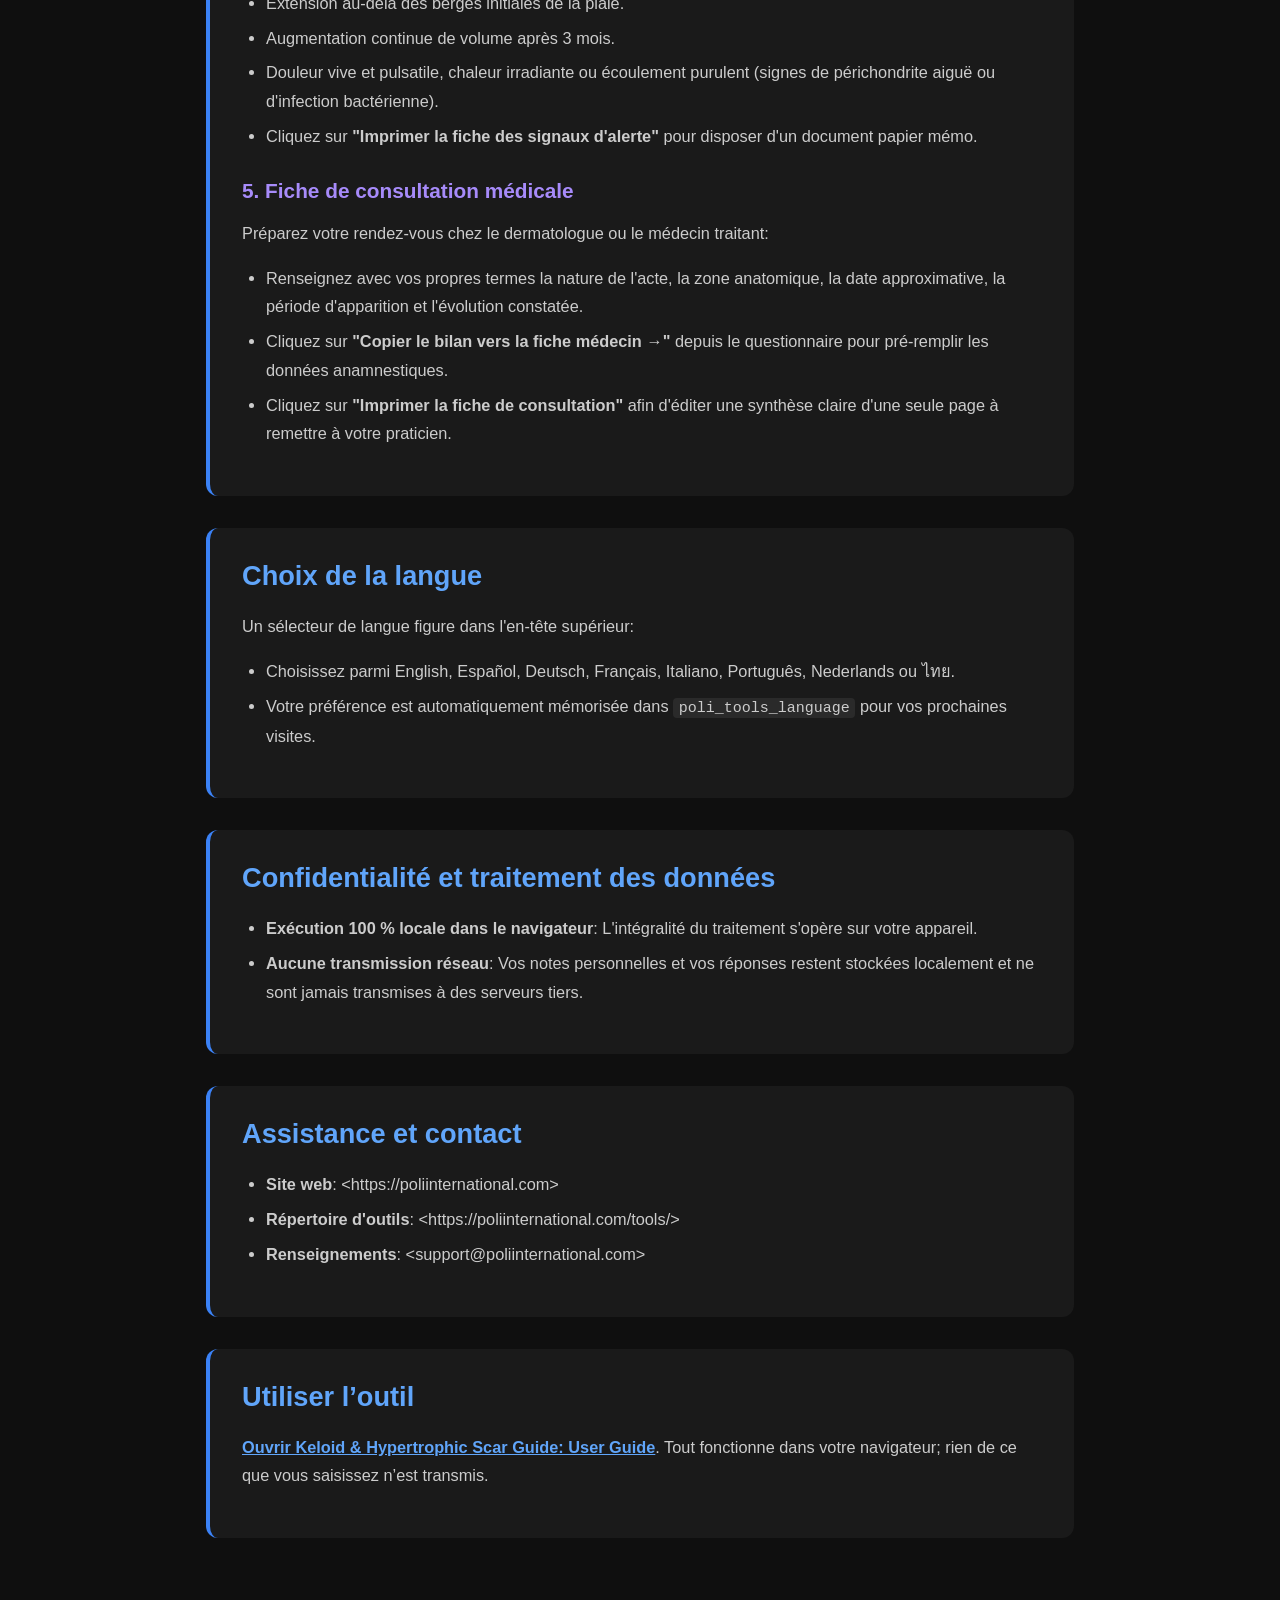
<file: documentation-fr.html>
<!DOCTYPE html>
<html lang="fr">
<head><meta name="robots" content="noindex,nofollow">
    <meta charset="UTF-8">
    <meta name="viewport" content="width=device-width, initial-scale=1.0">
    <title>Guide des chéloïdes, cicatrices hypertrophiques et excroissances : guide d'utilisation Documentation | Poli International</title>
    <meta name="description" content="Understanding irritation bumps, hypertrophic scars and keloids before and after a piercing or tattoo.">
    <link rel="canonical" href="https://poliinternational.com/keloid-scar-risk/">
    <style>
        body { background: #0f0f0f; color: #fff; font-family: -apple-system, BlinkMacSystemFont, "Segoe UI", Roboto, sans-serif; margin: 0; padding: 0; }
        body.in-iframe .doc-hero h1 { display: none; }
        * { box-sizing: border-box; }
        .entry-content { max-width: 900px; margin: 0 auto; padding: 2rem 1rem; }
        .doc-hero { background: linear-gradient(135deg, #3B82F6, #8B5CF6); padding: 3rem 2rem; text-align: center; border-radius: 0.75rem; margin-bottom: 2rem; }
        .doc-hero h1 { font-size: 2.2rem; margin: 0 0 1rem; font-weight: 700; }
        .doc-hero p { font-size: 1.15rem; color: #E0E7FF; margin: 0; }
        .doc-hero .v2 { display: inline-block; margin-bottom: 1rem; padding: 0.2rem 0.75rem; border-radius: 999px; background: #10B981; color: #04241a; font-weight: 800; font-size: 0.8rem; letter-spacing: 0.08em; }
        .doc-section { margin: 2rem 0; padding: 2rem; background: #1a1a1a; border-radius: 0.75rem; border-left: 4px solid #3B82F6; }
        .doc-section h2 { color: #60A5FA; font-size: 1.7rem; margin: 0 0 1.25rem; font-weight: 600; }
        .doc-section h3 { color: #A78BFA; font-size: 1.3rem; margin: 1.75rem 0 0.75rem; font-weight: 600; }
        .doc-section p, .doc-section li { color: #ccc; line-height: 1.75; font-size: 1.02rem; }
        .doc-section ul, .doc-section ol { padding-left: 1.5rem; }
        .doc-section li { margin: 0.4rem 0; }
        .doc-section code { background: #2a2a2a; padding: 0.1rem 0.35rem; border-radius: 0.25rem; font-size: 0.92em; }
        .doc-section a { color: #60A5FA; font-weight: 600; }
        .highlight-box { background: linear-gradient(135deg, #1E3A8A, #4C1D95); padding: 1.25rem 1.5rem; border-radius: 0.5rem; margin: 1.5rem 0; border-left: 4px solid #10B981; }
        .highlight-box p { color: #E0E7FF; margin: 0; }
        table { width: 100%; border-collapse: collapse; margin: 1.5rem 0; }
        th, td { padding: 0.75rem; text-align: left; border: 1px solid #333; vertical-align: top; }
        th { background: #2a2a2a; color: #60A5FA; }
        td { color: #ccc; }
        .doc-langs { display: flex; flex-wrap: wrap; gap: 0.4rem; margin: 0 0 1.5rem; font-size: 0.9rem; }
        .doc-langs a, .doc-langs span { padding: 0.3rem 0.7rem; border-radius: 999px; border: 1px solid #333; text-decoration: none; }
        .doc-langs a { color: #60A5FA; }
        .doc-langs span { background: #1E3A8A; color: #E0E7FF; border-color: #1E3A8A; font-weight: 700; }
    </style>
</head>
<body>
<nav class="doc-langs" aria-label="Langue de la documentation" style="display:flex;flex-wrap:wrap;gap:6px 14px;max-width:900px;margin:12px auto 0;padding:0 16px;font-size:14px;"><a lang="en" href="documentation.html">English</a><span lang="fr">Français</span><a lang="de" href="documentation-de.html">Deutsch</a><a lang="it" href="documentation-it.html">Italiano</a><a lang="es" href="documentation-es.html">Español</a><a lang="nl" href="documentation-nl.html">Nederlands</a><a lang="pt" href="documentation-pt.html">Português</a><a lang="th" href="documentation-th.html">ไทย</a></nav>
<script>if (window.self !== window.top) document.body.classList.add('in-iframe');</script>
    <div class="entry-content">
        <div class="doc-hero">
            <span class="v2">V2</span>
            <h1>Guide des chéloïdes, cicatrices hypertrophiques et excroissances : guide d'utilisation</h1>
            <p>Comprendre les boutons d'irritation, les cicatrices hypertrophiques et les chéloïdes avant et après un piercing ou un tatouage.</p>
        </div>
        <div class="doc-section">
        <h2>Présentation</h2>
        <p>Le <strong>Guide des chéloïdes, cicatrices hypertrophiques et excroissances</strong> est un guide clinique éducatif publié par Poli International à destination des studios de piercing, des tatoueurs et de leurs clients. Il fournit des repères fondés sur les données cliniques concernant les réactions tissulaires en relief, en distinguant précisément les excroissances d'irritation réversibles, les cicatrices hypertrophiques spontanément résolutives et les chéloïdes invasives.</p>
        </div>
        <div class="doc-section">
        <h2>Les trois formations tissulaires en relief</h2>
        <ol>
        <li><strong>Excroissance d'irritation (granulome inflammatoire / gonflement localisé)</strong>:</li>
        </ol>
        <ul>
        <li><em>Limites:</em> Strictement confinée à l'orifice immédiat de sortie du canal de perçage.</li>
        <li><em>Apparition:</em> Se manifeste habituellement entre 2 et 8 semaines après l'acte.</li>
        <li><em>Cause:</em> Torsion mécanique continue, pression exercée pendant le sommeil ou par un casque, angle inapproprié du bijou ou tige excessivement longue.</li>
        <li><em>Évolution:</em> Réversible. Régresse en quelques semaines dès lors que la contrainte physique ou le frottement est éliminé.</li>
        </ul>
        <ol>
        <li><strong>Cicatrice hypertrophique (fibrose collagénique non invasive)</strong>:</li>
        </ol>
        <ul>
        <li><em>Limites:</em> En relief au-dessus du plan cutané, mais demeure strictement circonscrite aux limites de la lésion d'origine.</li>
        <li><em>Apparition:</em> Se développe 4 à 12 semaines après le traumatisme au cours de la phase de remodelage collagénique.</li>
        <li><em>Cause:</em> Tension excessive sur les berges de la plaie, phase inflammatoire prolongée ou micro-déchirures répétées.</li>
        <li><em>Évolution:</em> S'assouplit et s'aplanit fréquemment de manière progressive sur 6 à 18 mois sans intervention chirurgicale.</li>
        </ul>
        <ol>
        <li><strong>Cicatrice chéloïde (lésion fibroproliférative bénigne invasive)</strong>:</li>
        </ol>
        <ul>
        <li><em>Limites:</em> S'étend vers l'extérieur et envahit la peau saine environnante au-delà du périmètre initial de la plaie.</li>
        <li><em>Apparition:</em> Souvent tardive; peut survenir de 3 mois à plusieurs années après le traumatisme.</li>
        <li><em>Cause:</em> Anomalie génétique de la régulation cellulaire provoquant une synthèse excessive et incontrôlée de collagène.</li>
        <li><em>Évolution:</em> Ne régresse pas spontanément; requiert une prise en charge médicale (telle que des injections intralésionnelles de corticoïdes ou un suivi dermatologique spécialisé). Présente un taux élevé de récidive en cas d'exérèse chirurgicale sans traitement multimodal combiné.</li>
        </ul>
        </div>
        <div class="doc-section">
        <h2>Comment utiliser ce guide</h2>
        <h3>1. Facteurs d'échange préalables à l'acte</h3>
        <p>Avant de réserver un piercing ou un tatouage:</p>
        <ul>
        <li>Renseignez vos antécédents parmi les 5 facteurs cliniques: antécédents personnels cicatriciels, antécédents familiaux, phototype cutané selon l'échelle de Fitzpatrick, zone anatomique envisagée et réactions antérieures.</li>
        <li>Cliquez sur <strong>"Évaluer les points d'échange"</strong>.</li>
        <li>L'outil formule une série concrète de questions et de points de vigilance à aborder directement avec votre perceur, votre tatoueur ou votre médecin.</li>
        <li><strong>Aucun score arbitraire n'est calculé</strong>: L'évolution cicatricielle dépend de la biologie individuelle, du calibre du bijou, des lignes de tension anatomiques et de la technique mise en œuvre, non d'un total de points.</li>
        <li>Si vous signalez des antécédents de chéloïdes opérées, l'outil vous informe que l'exérèse chirurgicale présente un taux documenté de récidive de 50 % à plus de 80 % et rend indispensable un avis dermatologique préalable.</li>
        </ul>
        <h3>2. Apaiser une excroissance existante</h3>
        <p>Lorsqu'une excroissance apparaît sur un piercing en cours de cicatrisation:</p>
        <ul>
        <li><strong>Supprimez toute pression et tout frottement</strong>: Passez en revue les facteurs habituels (casques audio circum-auriculaires, casques de moto, sommeil appuyé sur le côté percé, ceintures serrées et branches de lunettes).</li>
        <li><strong>Raccourcissez la tige auprès d'un professionnel (downsizing)</strong>: Dès que l'œdème initial s'estompe, une tige trop longue bascule et s'accroche. Faites ajuster la longueur par votre perceur.</li>
        <li><strong>Appliquez le principe LITHA (Leave It Alone - ne touchez pas)</strong>: Nettoyez uniquement à l'aide d'un spray de sérum physiologique stérile à 0,9 %; ne faites pas tourner, ne manipulez pas et ne grattez pas les croûtes.</li>
        <li><strong>Traitements maison formellement proscrits</strong>: N'appliquez jamais de pâte d'aspirine écrasée, d'huile essentielle d'arbre à thé pure, de gommages au gros sel ou d'eau oxygénée. Ces produits détruisent les cellules épithéliales en formation et aggravent le bourgeonnement charnu.</li>
        </ul>
        <h3>3. Spécificités selon la zone anatomique</h3>
        <p>Consultez les délais de cicatrisation et le comportement tissulaire propre à chaque zone:</p>
        <ul>
        <li><strong>Cartilage de l'oreille</strong>: 6 à plus de 12 mois. Réparation avasculaire par diffusion; forte sensibilité aux excroissances de compression.</li>
        <li><strong>Lobe de l'oreille</strong>: 6 à 10 semaines. Tissu très vascularisé; très faible survenue d'excroissances d'irritation.</li>
        <li><strong>Narine / Septum</strong>: 3 à 6 mois (narine) / 6 à 8 semaines (septum). Zone exposée aux accrochages et aux mimiques faciales.</li>
        <li><strong>Nombril</strong>: 6 à 12 mois. Soumis aux frottements des vêtements et aux mouvements de flexion du buste.</li>
        <li><strong>Torse, sternum, épaules et mandibule</strong>: Lignes de tension cutanée les plus élevées du corps humain; l'incidence des chéloïdes y est la plus importante.</li>
        </ul>
        <h3>4. Quand consulter un médecin</h3>
        <p>Passez en revue les signaux cliniques d'alerte:</p>
        <ul>
        <li>Extension au-delà des berges initiales de la plaie.</li>
        <li>Augmentation continue de volume après 3 mois.</li>
        <li>Douleur vive et pulsatile, chaleur irradiante ou écoulement purulent (signes de périchondrite aiguë ou d'infection bactérienne).</li>
        <li>Cliquez sur <strong>"Imprimer la fiche des signaux d'alerte"</strong> pour disposer d'un document papier mémo.</li>
        </ul>
        <h3>5. Fiche de consultation médicale</h3>
        <p>Préparez votre rendez-vous chez le dermatologue ou le médecin traitant:</p>
        <ul>
        <li>Renseignez avec vos propres termes la nature de l'acte, la zone anatomique, la date approximative, la période d'apparition et l'évolution constatée.</li>
        <li>Cliquez sur <strong>"Copier le bilan vers la fiche médecin →"</strong> depuis le questionnaire pour pré-remplir les données anamnestiques.</li>
        <li>Cliquez sur <strong>"Imprimer la fiche de consultation"</strong> afin d'éditer une synthèse claire d'une seule page à remettre à votre praticien.</li>
        </ul>
        </div>
        <div class="doc-section">
        <h2>Choix de la langue</h2>
        <p>Un sélecteur de langue figure dans l'en-tête supérieur:</p>
        <ul>
        <li>Choisissez parmi English, Español, Deutsch, Français, Italiano, Português, Nederlands ou ไทย.</li>
        <li>Votre préférence est automatiquement mémorisée dans <code>poli_tools_language</code> pour vos prochaines visites.</li>
        </ul>
        </div>
        <div class="doc-section">
        <h2>Confidentialité et traitement des données</h2>
        <ul>
        <li><strong>Exécution 100 % locale dans le navigateur</strong>: L'intégralité du traitement s'opère sur votre appareil.</li>
        <li><strong>Aucune transmission réseau</strong>: Vos notes personnelles et vos réponses restent stockées localement et ne sont jamais transmises à des serveurs tiers.</li>
        </ul>
        </div>
        <div class="doc-section">
        <h2>Assistance et contact</h2>
        <ul>
        <li><strong>Site web</strong>: &lt;https://poliinternational.com&gt;</li>
        <li><strong>Répertoire d'outils</strong>: &lt;https://poliinternational.com/tools/&gt;</li>
        <li><strong>Renseignements</strong>: &lt;support@poliinternational.com&gt;</li>
        </ul>
        </div>
        <div class="doc-section">
            <h2>Utiliser l’outil</h2>
            <p><a href="https://poliinternational.com/keloid-scar-risk/" target="_top">Ouvrir Keloid &amp; Hypertrophic Scar Guide: User Guide</a>. Tout fonctionne dans votre navigateur; rien de ce que vous saisissez n’est transmis.</p>
        </div>
    </div>
</body>
</html>
</file>
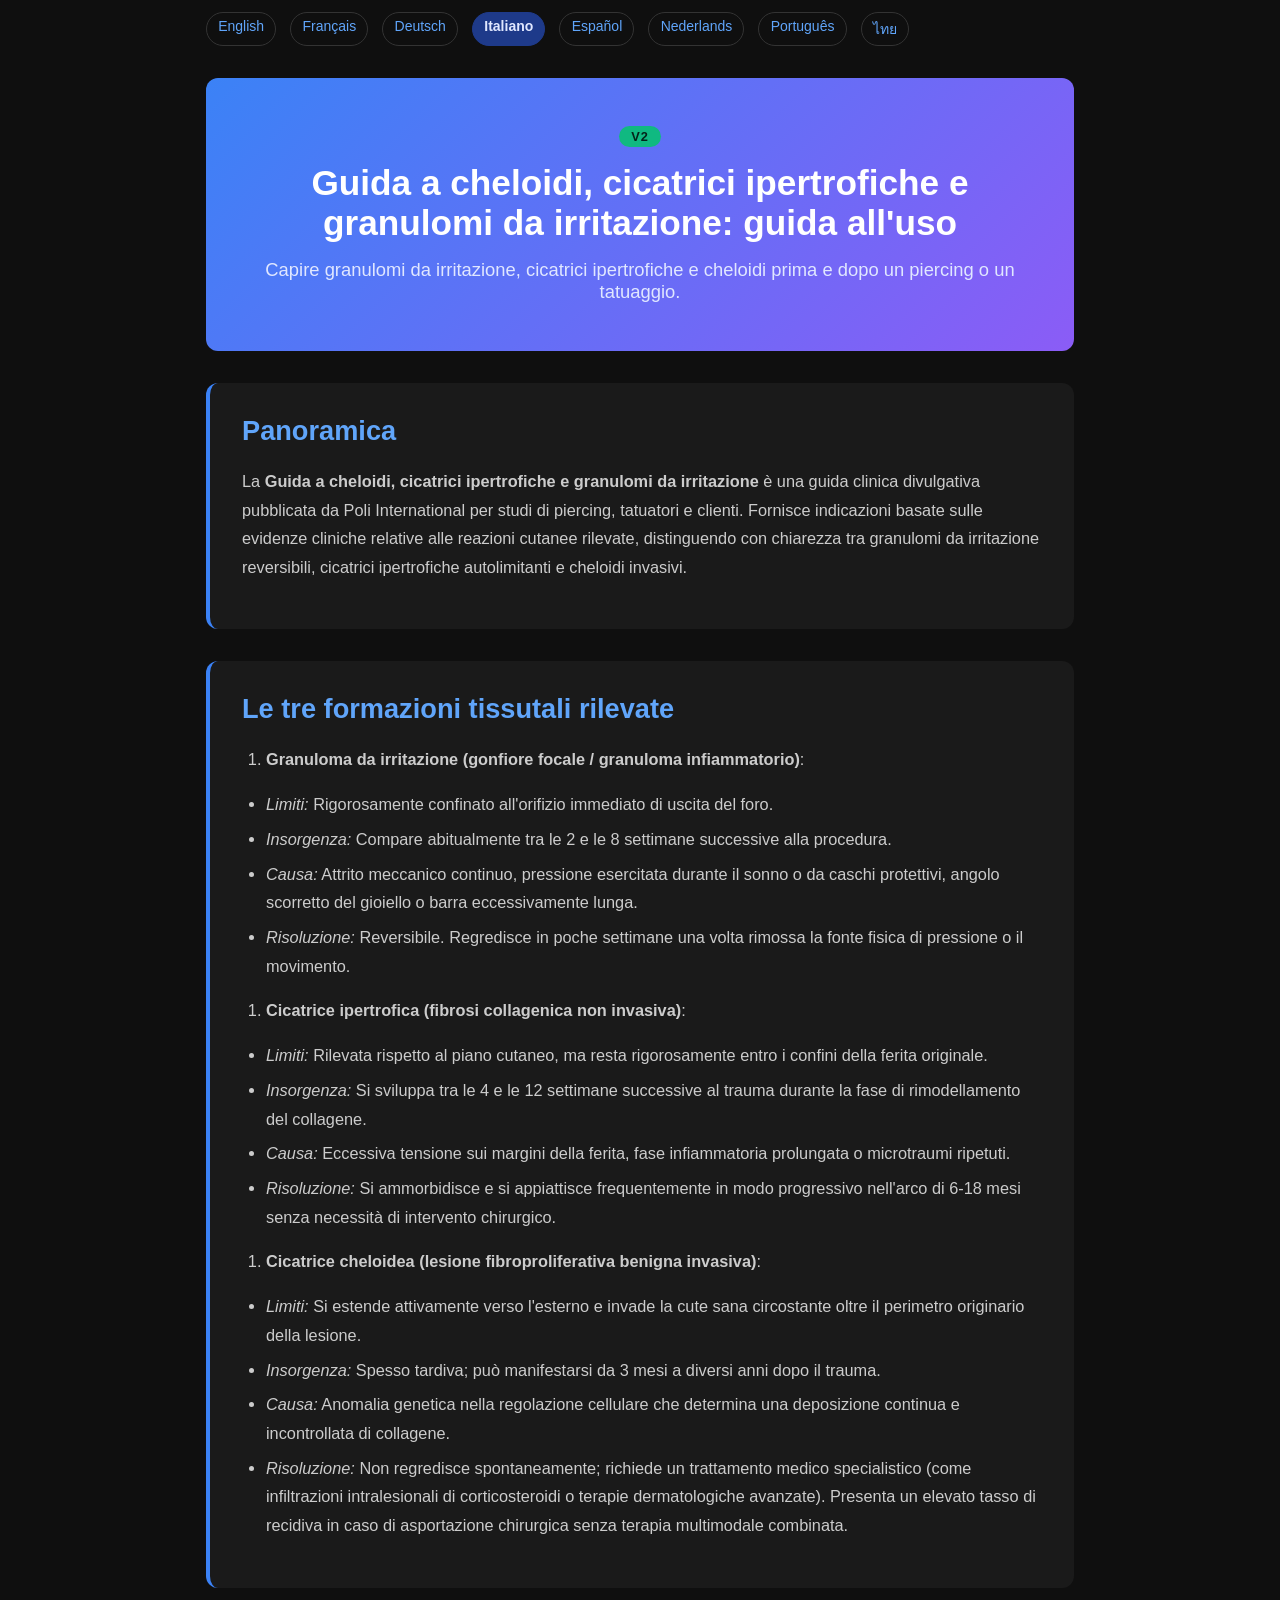
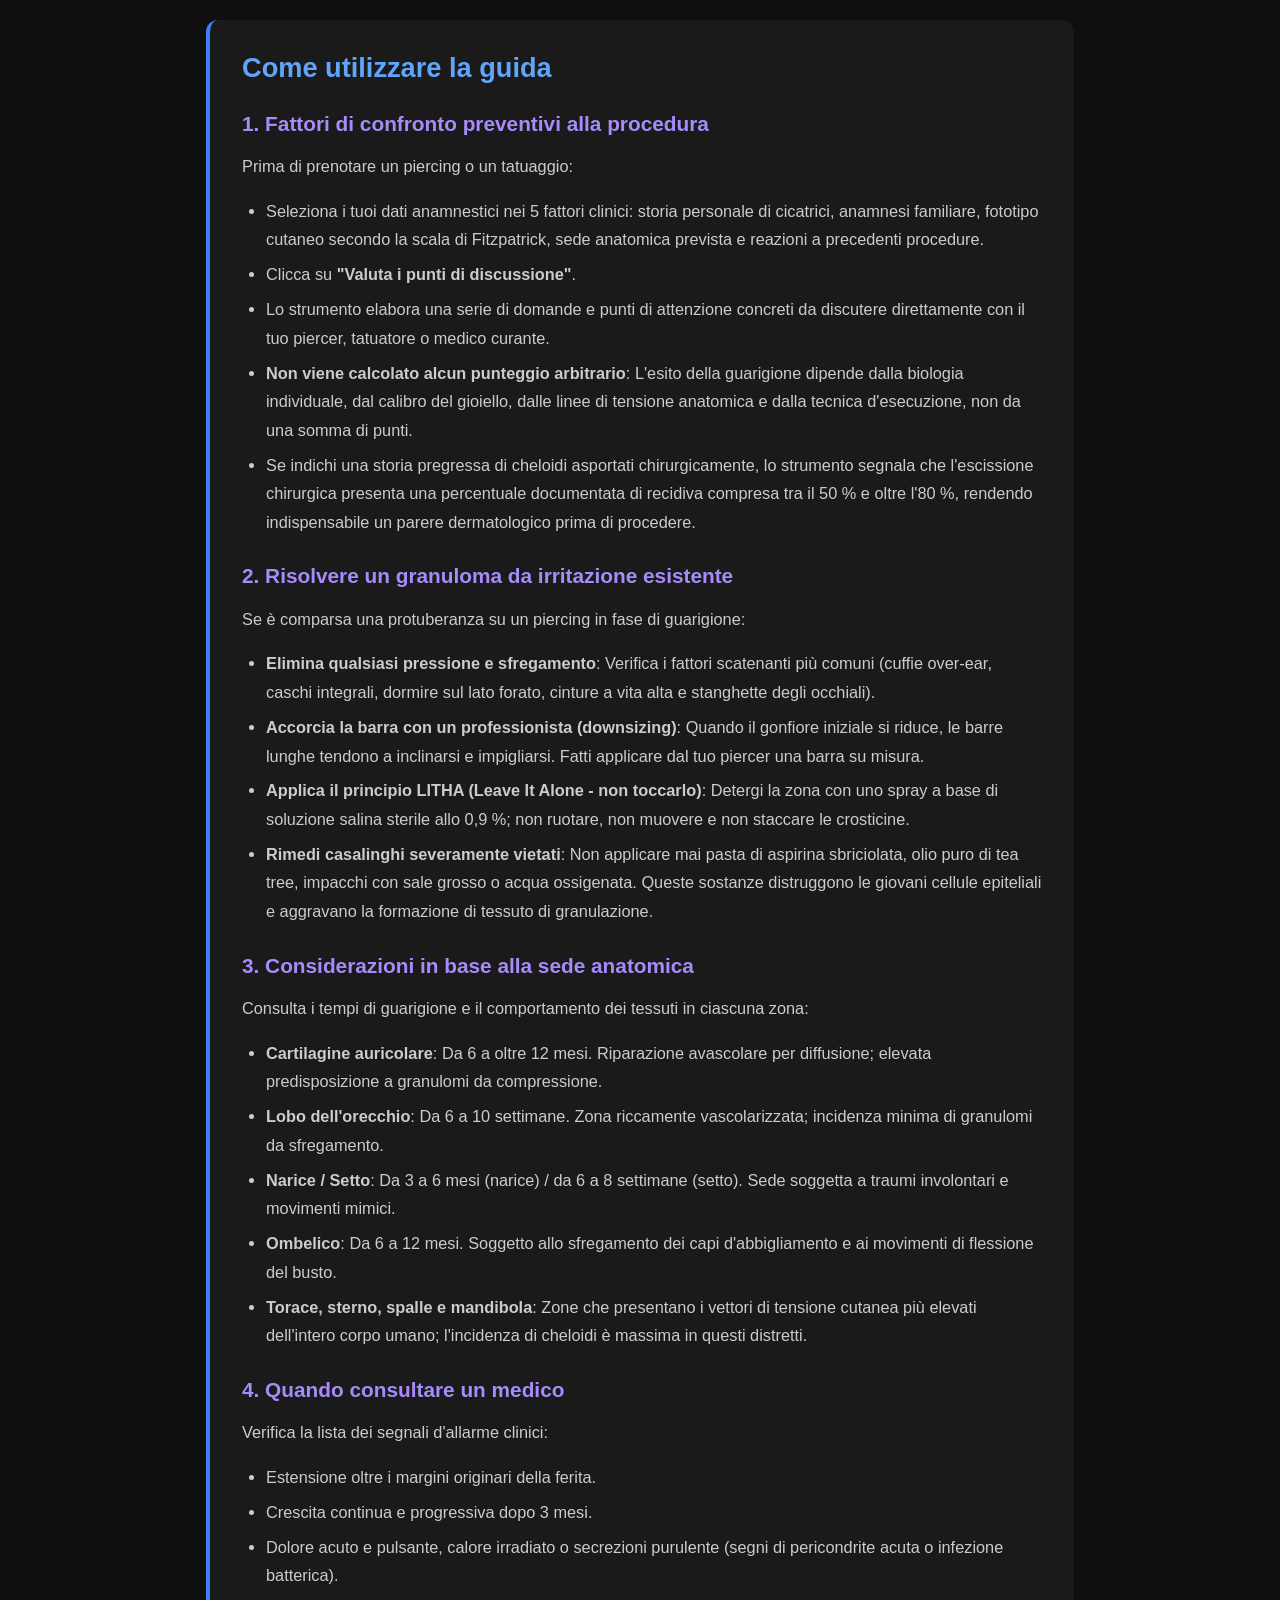
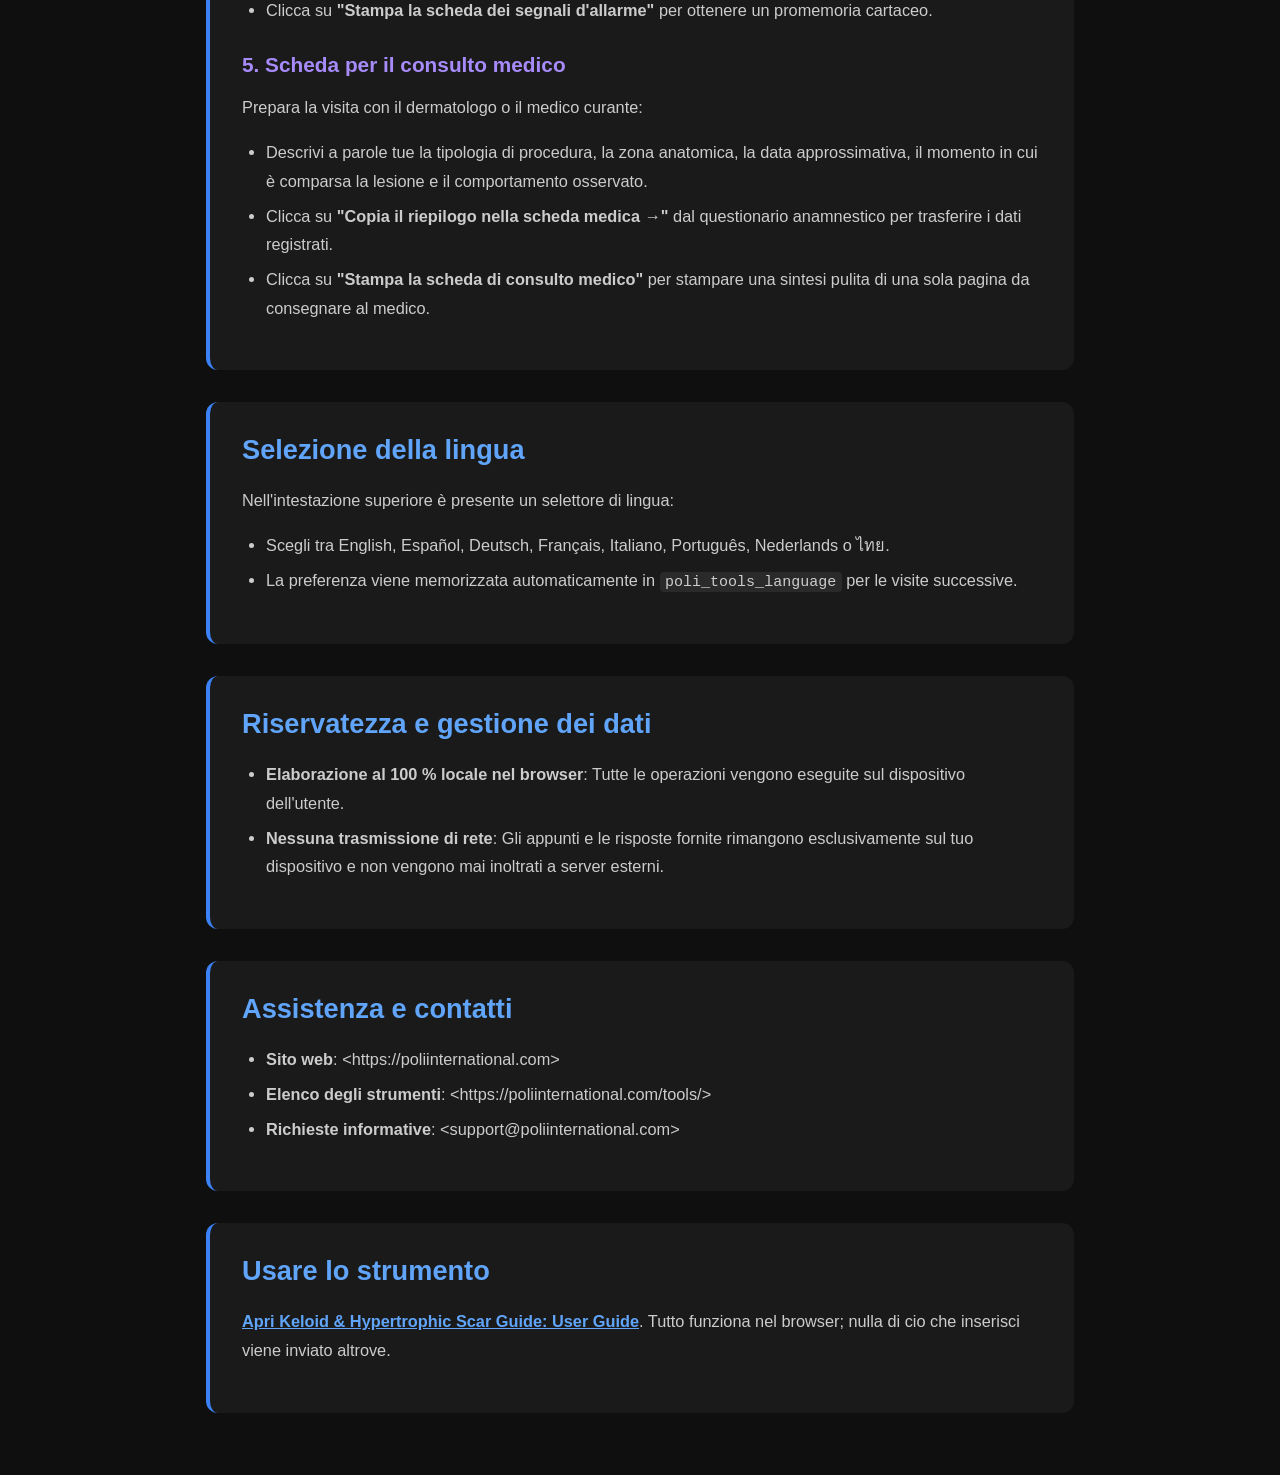
<file: documentation-it.html>
<!DOCTYPE html>
<html lang="it">
<head><meta name="robots" content="noindex,nofollow">
    <meta charset="UTF-8">
    <meta name="viewport" content="width=device-width, initial-scale=1.0">
    <title>Guida a cheloidi, cicatrici ipertrofiche e granulomi da irritazione: guida all'uso Documentazione | Poli International</title>
    <meta name="description" content="Understanding irritation bumps, hypertrophic scars and keloids before and after a piercing or tattoo.">
    <link rel="canonical" href="https://poliinternational.com/keloid-scar-risk/">
    <style>
        body { background: #0f0f0f; color: #fff; font-family: -apple-system, BlinkMacSystemFont, "Segoe UI", Roboto, sans-serif; margin: 0; padding: 0; }
        body.in-iframe .doc-hero h1 { display: none; }
        * { box-sizing: border-box; }
        .entry-content { max-width: 900px; margin: 0 auto; padding: 2rem 1rem; }
        .doc-hero { background: linear-gradient(135deg, #3B82F6, #8B5CF6); padding: 3rem 2rem; text-align: center; border-radius: 0.75rem; margin-bottom: 2rem; }
        .doc-hero h1 { font-size: 2.2rem; margin: 0 0 1rem; font-weight: 700; }
        .doc-hero p { font-size: 1.15rem; color: #E0E7FF; margin: 0; }
        .doc-hero .v2 { display: inline-block; margin-bottom: 1rem; padding: 0.2rem 0.75rem; border-radius: 999px; background: #10B981; color: #04241a; font-weight: 800; font-size: 0.8rem; letter-spacing: 0.08em; }
        .doc-section { margin: 2rem 0; padding: 2rem; background: #1a1a1a; border-radius: 0.75rem; border-left: 4px solid #3B82F6; }
        .doc-section h2 { color: #60A5FA; font-size: 1.7rem; margin: 0 0 1.25rem; font-weight: 600; }
        .doc-section h3 { color: #A78BFA; font-size: 1.3rem; margin: 1.75rem 0 0.75rem; font-weight: 600; }
        .doc-section p, .doc-section li { color: #ccc; line-height: 1.75; font-size: 1.02rem; }
        .doc-section ul, .doc-section ol { padding-left: 1.5rem; }
        .doc-section li { margin: 0.4rem 0; }
        .doc-section code { background: #2a2a2a; padding: 0.1rem 0.35rem; border-radius: 0.25rem; font-size: 0.92em; }
        .doc-section a { color: #60A5FA; font-weight: 600; }
        .highlight-box { background: linear-gradient(135deg, #1E3A8A, #4C1D95); padding: 1.25rem 1.5rem; border-radius: 0.5rem; margin: 1.5rem 0; border-left: 4px solid #10B981; }
        .highlight-box p { color: #E0E7FF; margin: 0; }
        table { width: 100%; border-collapse: collapse; margin: 1.5rem 0; }
        th, td { padding: 0.75rem; text-align: left; border: 1px solid #333; vertical-align: top; }
        th { background: #2a2a2a; color: #60A5FA; }
        td { color: #ccc; }
        .doc-langs { display: flex; flex-wrap: wrap; gap: 0.4rem; margin: 0 0 1.5rem; font-size: 0.9rem; }
        .doc-langs a, .doc-langs span { padding: 0.3rem 0.7rem; border-radius: 999px; border: 1px solid #333; text-decoration: none; }
        .doc-langs a { color: #60A5FA; }
        .doc-langs span { background: #1E3A8A; color: #E0E7FF; border-color: #1E3A8A; font-weight: 700; }
    </style>
</head>
<body>
<nav class="doc-langs" aria-label="Lingua della documentazione" style="display:flex;flex-wrap:wrap;gap:6px 14px;max-width:900px;margin:12px auto 0;padding:0 16px;font-size:14px;"><a lang="en" href="documentation.html">English</a><a lang="fr" href="documentation-fr.html">Français</a><a lang="de" href="documentation-de.html">Deutsch</a><span lang="it">Italiano</span><a lang="es" href="documentation-es.html">Español</a><a lang="nl" href="documentation-nl.html">Nederlands</a><a lang="pt" href="documentation-pt.html">Português</a><a lang="th" href="documentation-th.html">ไทย</a></nav>
<script>if (window.self !== window.top) document.body.classList.add('in-iframe');</script>
    <div class="entry-content">
        <div class="doc-hero">
            <span class="v2">V2</span>
            <h1>Guida a cheloidi, cicatrici ipertrofiche e granulomi da irritazione: guida all'uso</h1>
            <p>Capire granulomi da irritazione, cicatrici ipertrofiche e cheloidi prima e dopo un piercing o un tatuaggio.</p>
        </div>
        <div class="doc-section">
        <h2>Panoramica</h2>
        <p>La <strong>Guida a cheloidi, cicatrici ipertrofiche e granulomi da irritazione</strong> è una guida clinica divulgativa pubblicata da Poli International per studi di piercing, tatuatori e clienti. Fornisce indicazioni basate sulle evidenze cliniche relative alle reazioni cutanee rilevate, distinguendo con chiarezza tra granulomi da irritazione reversibili, cicatrici ipertrofiche autolimitanti e cheloidi invasivi.</p>
        </div>
        <div class="doc-section">
        <h2>Le tre formazioni tissutali rilevate</h2>
        <ol>
        <li><strong>Granuloma da irritazione (gonfiore focale / granuloma infiammatorio)</strong>:</li>
        </ol>
        <ul>
        <li><em>Limiti:</em> Rigorosamente confinato all'orifizio immediato di uscita del foro.</li>
        <li><em>Insorgenza:</em> Compare abitualmente tra le 2 e le 8 settimane successive alla procedura.</li>
        <li><em>Causa:</em> Attrito meccanico continuo, pressione esercitata durante il sonno o da caschi protettivi, angolo scorretto del gioiello o barra eccessivamente lunga.</li>
        <li><em>Risoluzione:</em> Reversibile. Regredisce in poche settimane una volta rimossa la fonte fisica di pressione o il movimento.</li>
        </ul>
        <ol>
        <li><strong>Cicatrice ipertrofica (fibrosi collagenica non invasiva)</strong>:</li>
        </ol>
        <ul>
        <li><em>Limiti:</em> Rilevata rispetto al piano cutaneo, ma resta rigorosamente entro i confini della ferita originale.</li>
        <li><em>Insorgenza:</em> Si sviluppa tra le 4 e le 12 settimane successive al trauma durante la fase di rimodellamento del collagene.</li>
        <li><em>Causa:</em> Eccessiva tensione sui margini della ferita, fase infiammatoria prolungata o microtraumi ripetuti.</li>
        <li><em>Risoluzione:</em> Si ammorbidisce e si appiattisce frequentemente in modo progressivo nell'arco di 6-18 mesi senza necessità di intervento chirurgico.</li>
        </ul>
        <ol>
        <li><strong>Cicatrice cheloidea (lesione fibroproliferativa benigna invasiva)</strong>:</li>
        </ol>
        <ul>
        <li><em>Limiti:</em> Si estende attivamente verso l'esterno e invade la cute sana circostante oltre il perimetro originario della lesione.</li>
        <li><em>Insorgenza:</em> Spesso tardiva; può manifestarsi da 3 mesi a diversi anni dopo il trauma.</li>
        <li><em>Causa:</em> Anomalia genetica nella regolazione cellulare che determina una deposizione continua e incontrollata di collagene.</li>
        <li><em>Risoluzione:</em> Non regredisce spontaneamente; richiede un trattamento medico specialistico (come infiltrazioni intralesionali di corticosteroidi o terapie dermatologiche avanzate). Presenta un elevato tasso di recidiva in caso di asportazione chirurgica senza terapia multimodale combinata.</li>
        </ul>
        </div>
        <div class="doc-section">
        <h2>Come utilizzare la guida</h2>
        <h3>1. Fattori di confronto preventivi alla procedura</h3>
        <p>Prima di prenotare un piercing o un tatuaggio:</p>
        <ul>
        <li>Seleziona i tuoi dati anamnestici nei 5 fattori clinici: storia personale di cicatrici, anamnesi familiare, fototipo cutaneo secondo la scala di Fitzpatrick, sede anatomica prevista e reazioni a precedenti procedure.</li>
        <li>Clicca su <strong>"Valuta i punti di discussione"</strong>.</li>
        <li>Lo strumento elabora una serie di domande e punti di attenzione concreti da discutere direttamente con il tuo piercer, tatuatore o medico curante.</li>
        <li><strong>Non viene calcolato alcun punteggio arbitrario</strong>: L'esito della guarigione dipende dalla biologia individuale, dal calibro del gioiello, dalle linee di tensione anatomica e dalla tecnica d'esecuzione, non da una somma di punti.</li>
        <li>Se indichi una storia pregressa di cheloidi asportati chirurgicamente, lo strumento segnala che l'escissione chirurgica presenta una percentuale documentata di recidiva compresa tra il 50 % e oltre l'80 %, rendendo indispensabile un parere dermatologico prima di procedere.</li>
        </ul>
        <h3>2. Risolvere un granuloma da irritazione esistente</h3>
        <p>Se è comparsa una protuberanza su un piercing in fase di guarigione:</p>
        <ul>
        <li><strong>Elimina qualsiasi pressione e sfregamento</strong>: Verifica i fattori scatenanti più comuni (cuffie over-ear, caschi integrali, dormire sul lato forato, cinture a vita alta e stanghette degli occhiali).</li>
        <li><strong>Accorcia la barra con un professionista (downsizing)</strong>: Quando il gonfiore iniziale si riduce, le barre lunghe tendono a inclinarsi e impigliarsi. Fatti applicare dal tuo piercer una barra su misura.</li>
        <li><strong>Applica il principio LITHA (Leave It Alone - non toccarlo)</strong>: Detergi la zona con uno spray a base di soluzione salina sterile allo 0,9 %; non ruotare, non muovere e non staccare le crosticine.</li>
        <li><strong>Rimedi casalinghi severamente vietati</strong>: Non applicare mai pasta di aspirina sbriciolata, olio puro di tea tree, impacchi con sale grosso o acqua ossigenata. Queste sostanze distruggono le giovani cellule epiteliali e aggravano la formazione di tessuto di granulazione.</li>
        </ul>
        <h3>3. Considerazioni in base alla sede anatomica</h3>
        <p>Consulta i tempi di guarigione e il comportamento dei tessuti in ciascuna zona:</p>
        <ul>
        <li><strong>Cartilagine auricolare</strong>: Da 6 a oltre 12 mesi. Riparazione avascolare per diffusione; elevata predisposizione a granulomi da compressione.</li>
        <li><strong>Lobo dell'orecchio</strong>: Da 6 a 10 settimane. Zona riccamente vascolarizzata; incidenza minima di granulomi da sfregamento.</li>
        <li><strong>Narice / Setto</strong>: Da 3 a 6 mesi (narice) / da 6 a 8 settimane (setto). Sede soggetta a traumi involontari e movimenti mimici.</li>
        <li><strong>Ombelico</strong>: Da 6 a 12 mesi. Soggetto allo sfregamento dei capi d'abbigliamento e ai movimenti di flessione del busto.</li>
        <li><strong>Torace, sterno, spalle e mandibola</strong>: Zone che presentano i vettori di tensione cutanea più elevati dell'intero corpo umano; l'incidenza di cheloidi è massima in questi distretti.</li>
        </ul>
        <h3>4. Quando consultare un medico</h3>
        <p>Verifica la lista dei segnali d'allarme clinici:</p>
        <ul>
        <li>Estensione oltre i margini originari della ferita.</li>
        <li>Crescita continua e progressiva dopo 3 mesi.</li>
        <li>Dolore acuto e pulsante, calore irradiato o secrezioni purulente (segni di pericondrite acuta o infezione batterica).</li>
        <li>Clicca su <strong>"Stampa la scheda dei segnali d'allarme"</strong> per ottenere un promemoria cartaceo.</li>
        </ul>
        <h3>5. Scheda per il consulto medico</h3>
        <p>Prepara la visita con il dermatologo o il medico curante:</p>
        <ul>
        <li>Descrivi a parole tue la tipologia di procedura, la zona anatomica, la data approssimativa, il momento in cui è comparsa la lesione e il comportamento osservato.</li>
        <li>Clicca su <strong>"Copia il riepilogo nella scheda medica →"</strong> dal questionario anamnestico per trasferire i dati registrati.</li>
        <li>Clicca su <strong>"Stampa la scheda di consulto medico"</strong> per stampare una sintesi pulita di una sola pagina da consegnare al medico.</li>
        </ul>
        </div>
        <div class="doc-section">
        <h2>Selezione della lingua</h2>
        <p>Nell'intestazione superiore è presente un selettore di lingua:</p>
        <ul>
        <li>Scegli tra English, Español, Deutsch, Français, Italiano, Português, Nederlands o ไทย.</li>
        <li>La preferenza viene memorizzata automaticamente in <code>poli_tools_language</code> per le visite successive.</li>
        </ul>
        </div>
        <div class="doc-section">
        <h2>Riservatezza e gestione dei dati</h2>
        <ul>
        <li><strong>Elaborazione al 100 % locale nel browser</strong>: Tutte le operazioni vengono eseguite sul dispositivo dell'utente.</li>
        <li><strong>Nessuna trasmissione di rete</strong>: Gli appunti e le risposte fornite rimangono esclusivamente sul tuo dispositivo e non vengono mai inoltrati a server esterni.</li>
        </ul>
        </div>
        <div class="doc-section">
        <h2>Assistenza e contatti</h2>
        <ul>
        <li><strong>Sito web</strong>: &lt;https://poliinternational.com&gt;</li>
        <li><strong>Elenco degli strumenti</strong>: &lt;https://poliinternational.com/tools/&gt;</li>
        <li><strong>Richieste informative</strong>: &lt;support@poliinternational.com&gt;</li>
        </ul>
        </div>
        <div class="doc-section">
            <h2>Usare lo strumento</h2>
            <p><a href="https://poliinternational.com/keloid-scar-risk/" target="_top">Apri Keloid &amp; Hypertrophic Scar Guide: User Guide</a>. Tutto funziona nel browser; nulla di cio che inserisci viene inviato altrove.</p>
        </div>
    </div>
</body>
</html>
</file>
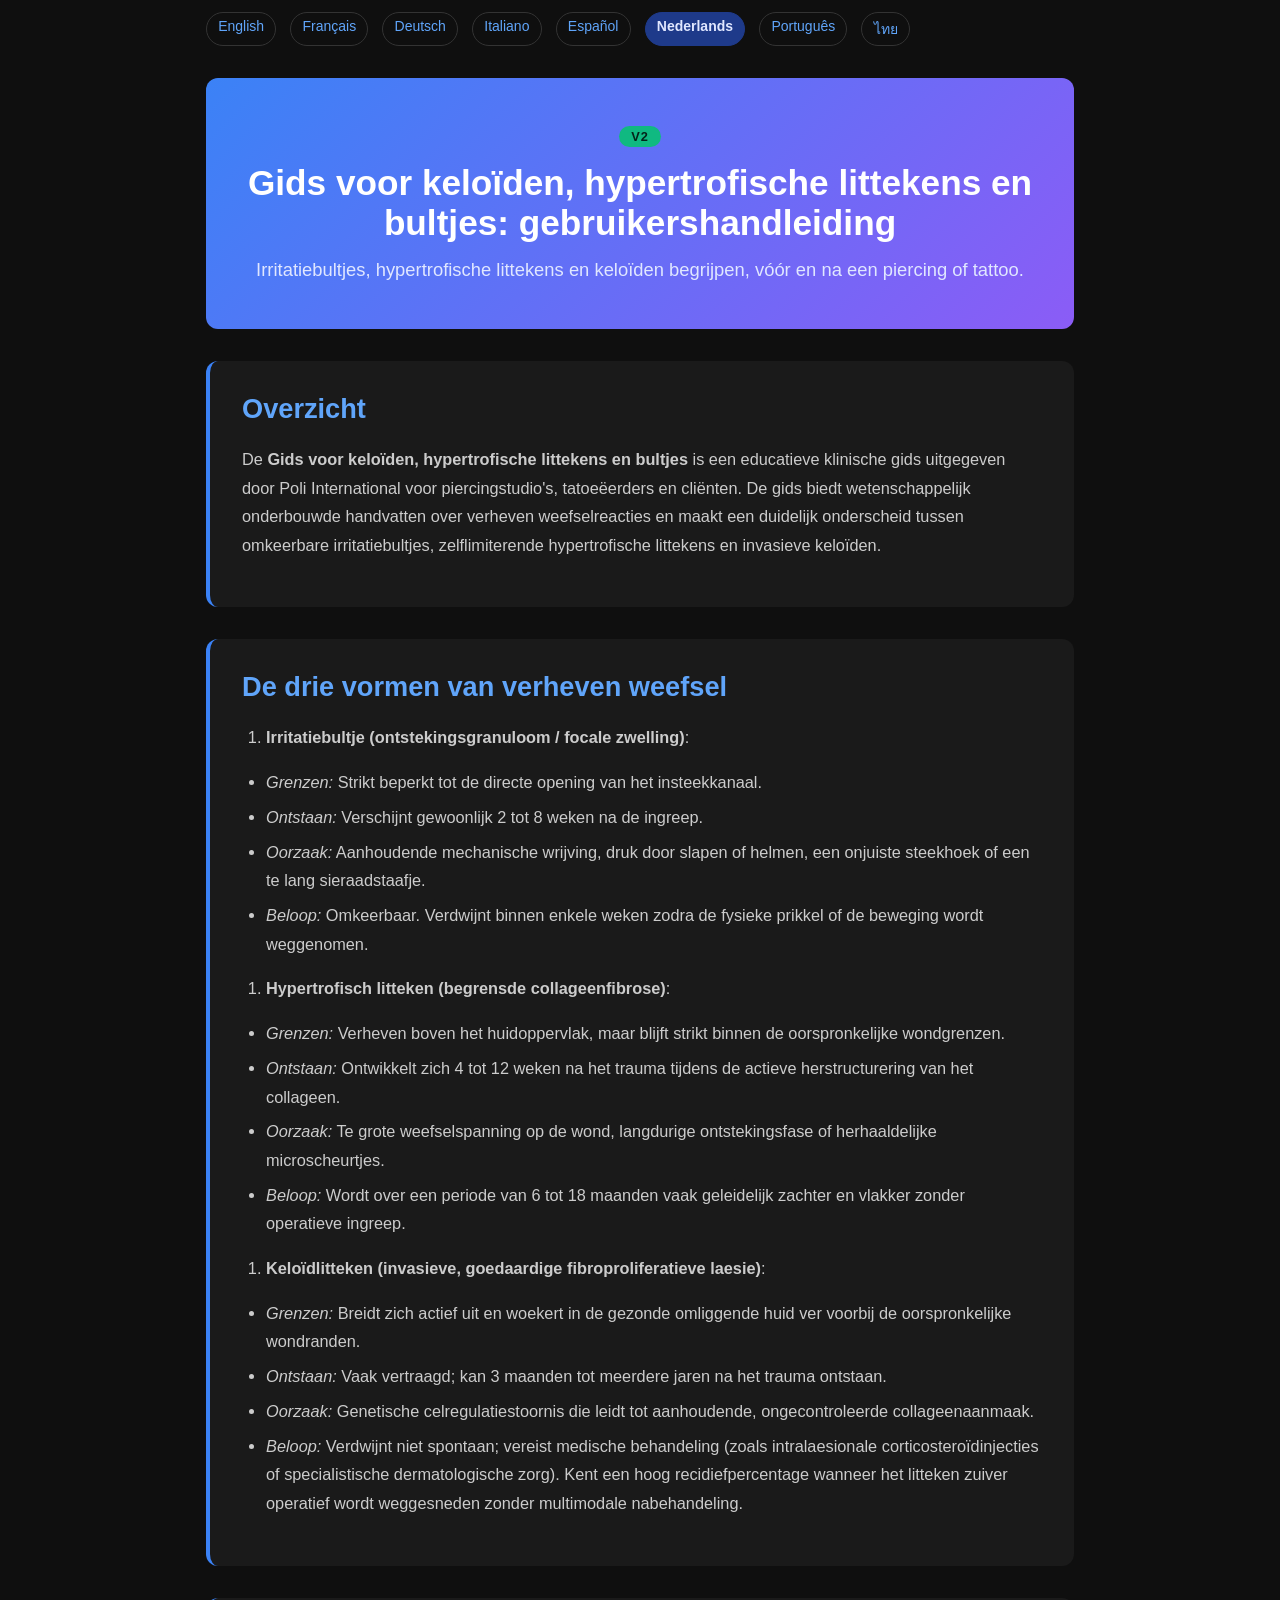
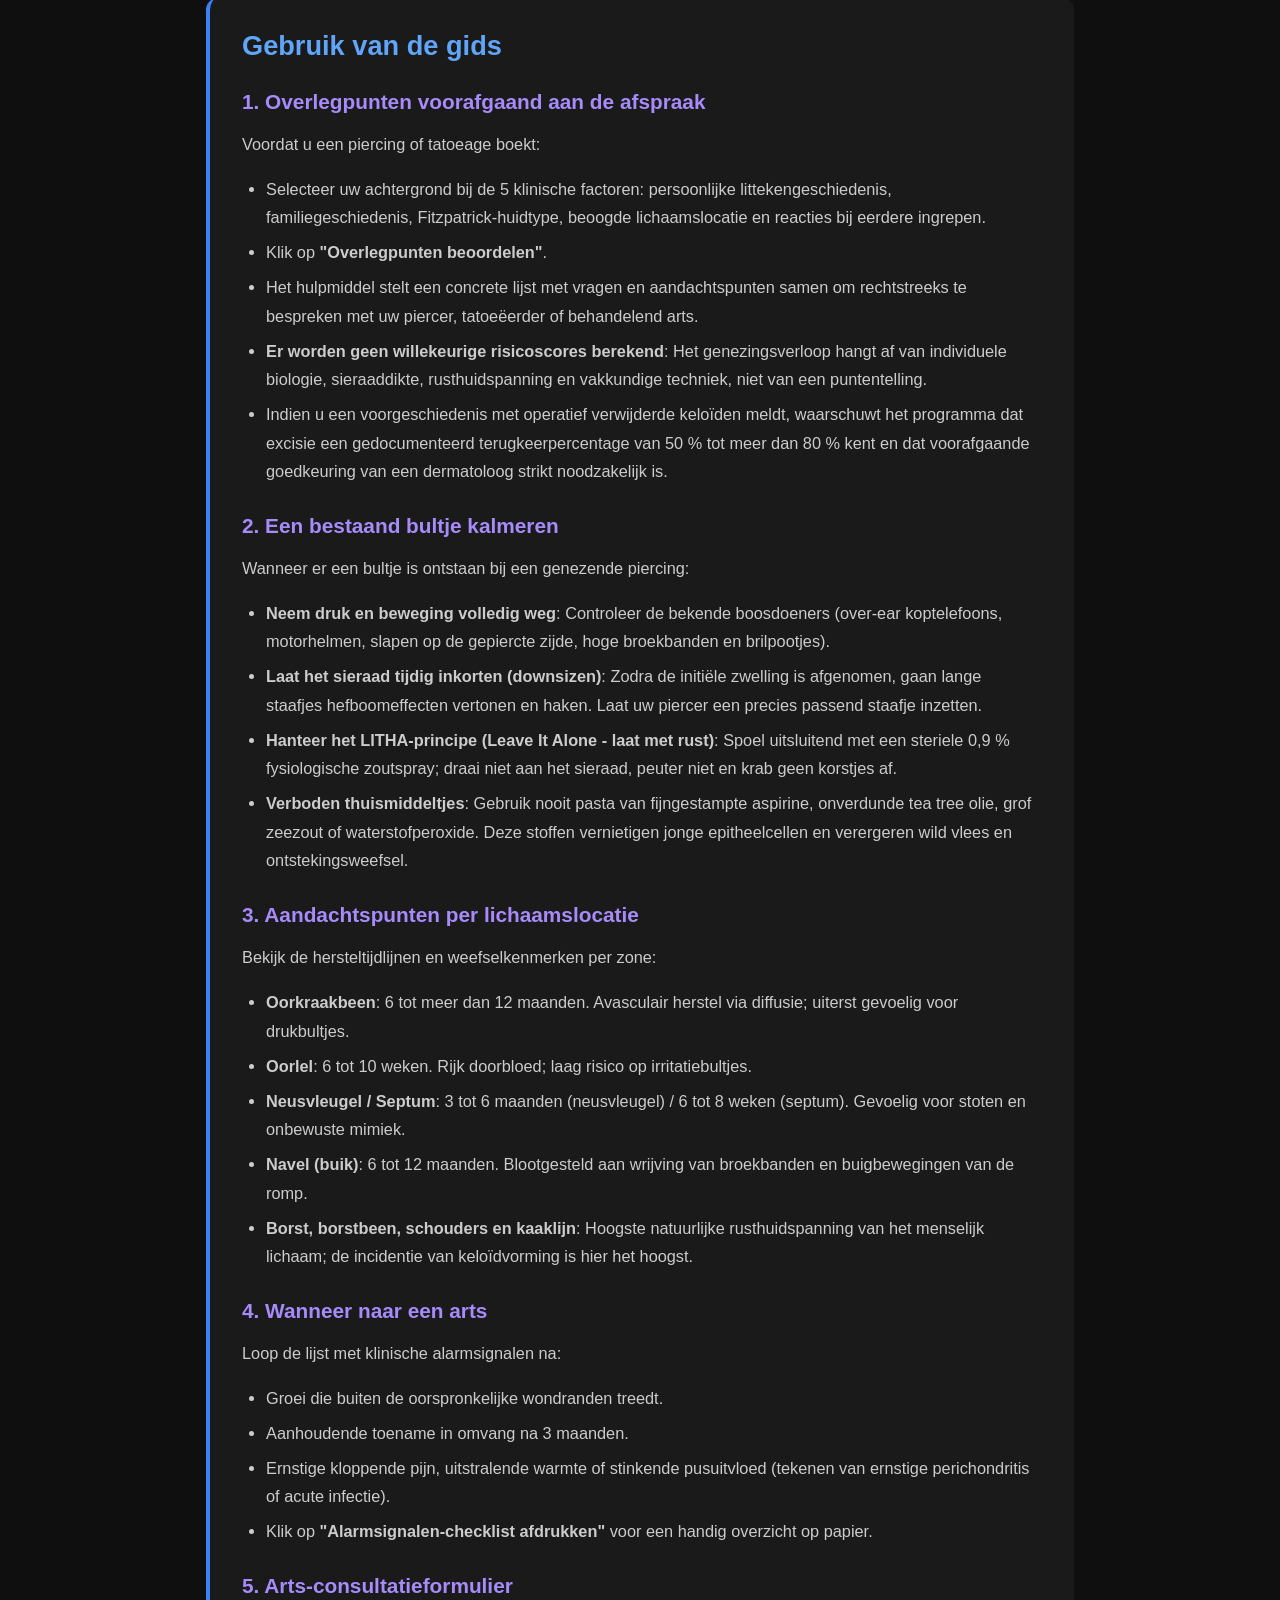
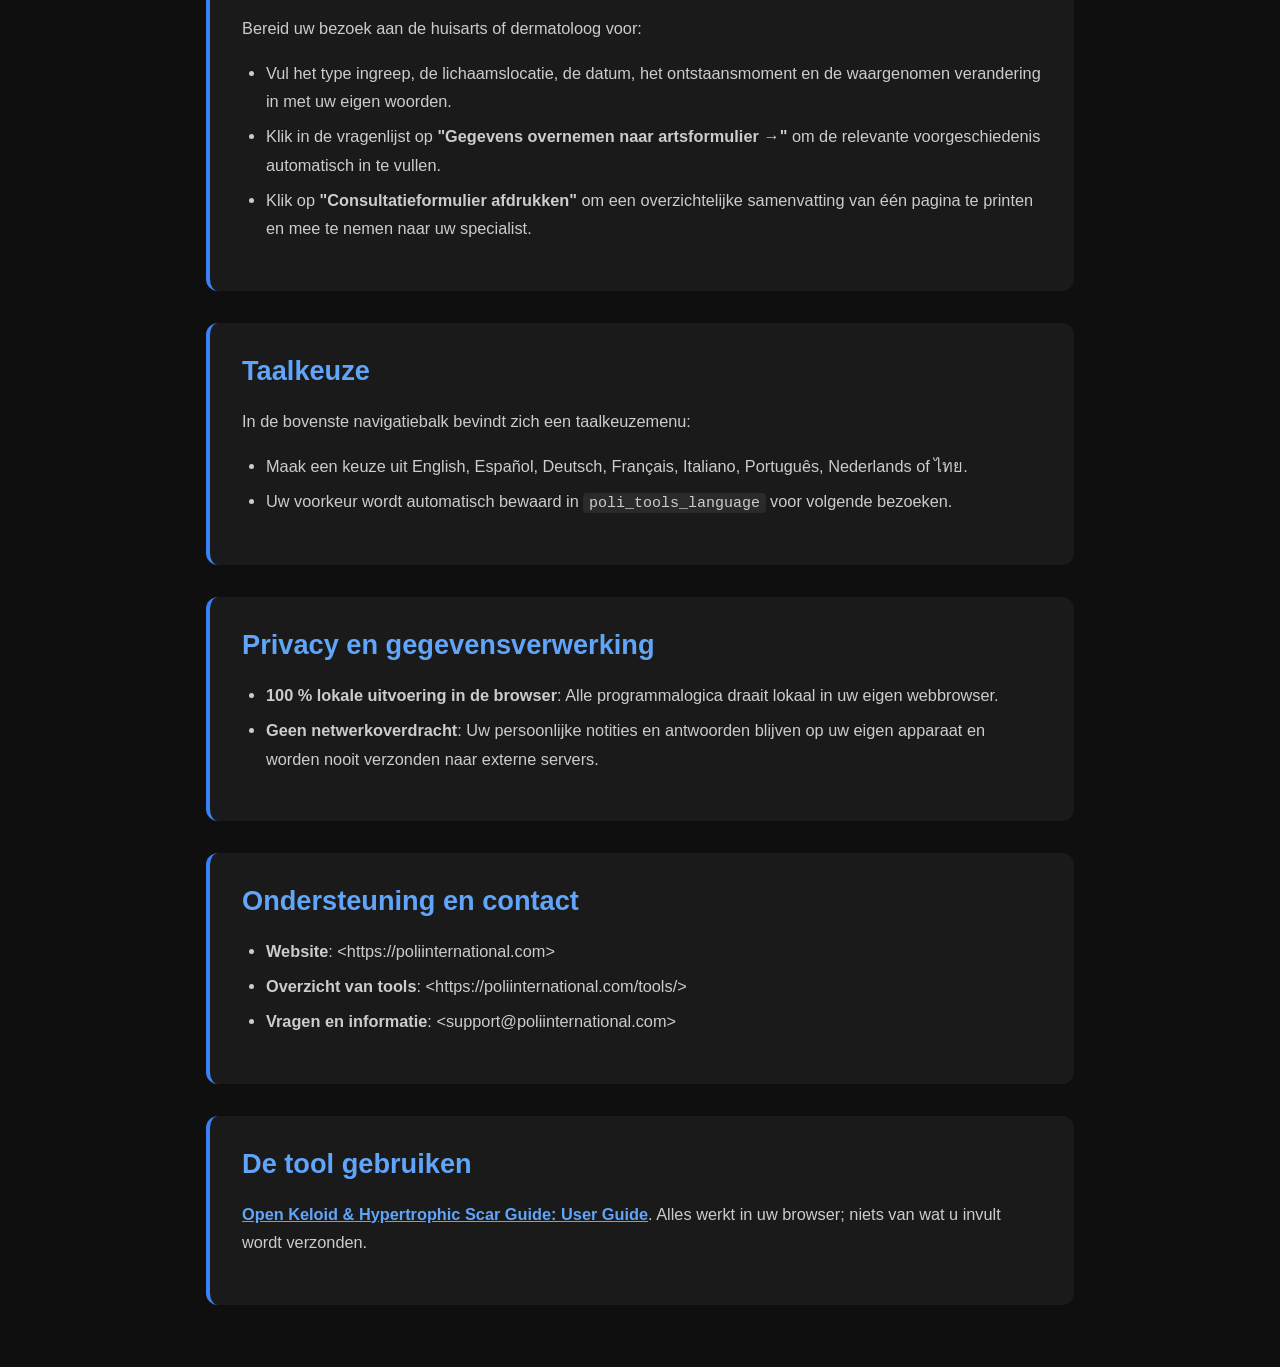
<file: documentation-nl.html>
<!DOCTYPE html>
<html lang="nl">
<head><meta name="robots" content="noindex,nofollow">
    <meta charset="UTF-8">
    <meta name="viewport" content="width=device-width, initial-scale=1.0">
    <title>Gids voor keloïden, hypertrofische littekens en bultjes: gebruikershandleiding Documentatie | Poli International</title>
    <meta name="description" content="Understanding irritation bumps, hypertrophic scars and keloids before and after a piercing or tattoo.">
    <link rel="canonical" href="https://poliinternational.com/keloid-scar-risk/">
    <style>
        body { background: #0f0f0f; color: #fff; font-family: -apple-system, BlinkMacSystemFont, "Segoe UI", Roboto, sans-serif; margin: 0; padding: 0; }
        body.in-iframe .doc-hero h1 { display: none; }
        * { box-sizing: border-box; }
        .entry-content { max-width: 900px; margin: 0 auto; padding: 2rem 1rem; }
        .doc-hero { background: linear-gradient(135deg, #3B82F6, #8B5CF6); padding: 3rem 2rem; text-align: center; border-radius: 0.75rem; margin-bottom: 2rem; }
        .doc-hero h1 { font-size: 2.2rem; margin: 0 0 1rem; font-weight: 700; }
        .doc-hero p { font-size: 1.15rem; color: #E0E7FF; margin: 0; }
        .doc-hero .v2 { display: inline-block; margin-bottom: 1rem; padding: 0.2rem 0.75rem; border-radius: 999px; background: #10B981; color: #04241a; font-weight: 800; font-size: 0.8rem; letter-spacing: 0.08em; }
        .doc-section { margin: 2rem 0; padding: 2rem; background: #1a1a1a; border-radius: 0.75rem; border-left: 4px solid #3B82F6; }
        .doc-section h2 { color: #60A5FA; font-size: 1.7rem; margin: 0 0 1.25rem; font-weight: 600; }
        .doc-section h3 { color: #A78BFA; font-size: 1.3rem; margin: 1.75rem 0 0.75rem; font-weight: 600; }
        .doc-section p, .doc-section li { color: #ccc; line-height: 1.75; font-size: 1.02rem; }
        .doc-section ul, .doc-section ol { padding-left: 1.5rem; }
        .doc-section li { margin: 0.4rem 0; }
        .doc-section code { background: #2a2a2a; padding: 0.1rem 0.35rem; border-radius: 0.25rem; font-size: 0.92em; }
        .doc-section a { color: #60A5FA; font-weight: 600; }
        .highlight-box { background: linear-gradient(135deg, #1E3A8A, #4C1D95); padding: 1.25rem 1.5rem; border-radius: 0.5rem; margin: 1.5rem 0; border-left: 4px solid #10B981; }
        .highlight-box p { color: #E0E7FF; margin: 0; }
        table { width: 100%; border-collapse: collapse; margin: 1.5rem 0; }
        th, td { padding: 0.75rem; text-align: left; border: 1px solid #333; vertical-align: top; }
        th { background: #2a2a2a; color: #60A5FA; }
        td { color: #ccc; }
        .doc-langs { display: flex; flex-wrap: wrap; gap: 0.4rem; margin: 0 0 1.5rem; font-size: 0.9rem; }
        .doc-langs a, .doc-langs span { padding: 0.3rem 0.7rem; border-radius: 999px; border: 1px solid #333; text-decoration: none; }
        .doc-langs a { color: #60A5FA; }
        .doc-langs span { background: #1E3A8A; color: #E0E7FF; border-color: #1E3A8A; font-weight: 700; }
    </style>
</head>
<body>
<nav class="doc-langs" aria-label="Taal van de documentatie" style="display:flex;flex-wrap:wrap;gap:6px 14px;max-width:900px;margin:12px auto 0;padding:0 16px;font-size:14px;"><a lang="en" href="documentation.html">English</a><a lang="fr" href="documentation-fr.html">Français</a><a lang="de" href="documentation-de.html">Deutsch</a><a lang="it" href="documentation-it.html">Italiano</a><a lang="es" href="documentation-es.html">Español</a><span lang="nl">Nederlands</span><a lang="pt" href="documentation-pt.html">Português</a><a lang="th" href="documentation-th.html">ไทย</a></nav>
<script>if (window.self !== window.top) document.body.classList.add('in-iframe');</script>
    <div class="entry-content">
        <div class="doc-hero">
            <span class="v2">V2</span>
            <h1>Gids voor keloïden, hypertrofische littekens en bultjes: gebruikershandleiding</h1>
            <p>Irritatiebultjes, hypertrofische littekens en keloïden begrijpen, vóór en na een piercing of tattoo.</p>
        </div>
        <div class="doc-section">
        <h2>Overzicht</h2>
        <p>De <strong>Gids voor keloïden, hypertrofische littekens en bultjes</strong> is een educatieve klinische gids uitgegeven door Poli International voor piercingstudio's, tatoeëerders en cliënten. De gids biedt wetenschappelijk onderbouwde handvatten over verheven weefselreacties en maakt een duidelijk onderscheid tussen omkeerbare irritatiebultjes, zelflimiterende hypertrofische littekens en invasieve keloïden.</p>
        </div>
        <div class="doc-section">
        <h2>De drie vormen van verheven weefsel</h2>
        <ol>
        <li><strong>Irritatiebultje (ontstekingsgranuloom / focale zwelling)</strong>:</li>
        </ol>
        <ul>
        <li><em>Grenzen:</em> Strikt beperkt tot de directe opening van het insteekkanaal.</li>
        <li><em>Ontstaan:</em> Verschijnt gewoonlijk 2 tot 8 weken na de ingreep.</li>
        <li><em>Oorzaak:</em> Aanhoudende mechanische wrijving, druk door slapen of helmen, een onjuiste steekhoek of een te lang sieraadstaafje.</li>
        <li><em>Beloop:</em> Omkeerbaar. Verdwijnt binnen enkele weken zodra de fysieke prikkel of de beweging wordt weggenomen.</li>
        </ul>
        <ol>
        <li><strong>Hypertrofisch litteken (begrensde collageenfibrose)</strong>:</li>
        </ol>
        <ul>
        <li><em>Grenzen:</em> Verheven boven het huidoppervlak, maar blijft strikt binnen de oorspronkelijke wondgrenzen.</li>
        <li><em>Ontstaan:</em> Ontwikkelt zich 4 tot 12 weken na het trauma tijdens de actieve herstructurering van het collageen.</li>
        <li><em>Oorzaak:</em> Te grote weefselspanning op de wond, langdurige ontstekingsfase of herhaaldelijke microscheurtjes.</li>
        <li><em>Beloop:</em> Wordt over een periode van 6 tot 18 maanden vaak geleidelijk zachter en vlakker zonder operatieve ingreep.</li>
        </ul>
        <ol>
        <li><strong>Keloïdlitteken (invasieve, goedaardige fibroproliferatieve laesie)</strong>:</li>
        </ol>
        <ul>
        <li><em>Grenzen:</em> Breidt zich actief uit en woekert in de gezonde omliggende huid ver voorbij de oorspronkelijke wondranden.</li>
        <li><em>Ontstaan:</em> Vaak vertraagd; kan 3 maanden tot meerdere jaren na het trauma ontstaan.</li>
        <li><em>Oorzaak:</em> Genetische celregulatiestoornis die leidt tot aanhoudende, ongecontroleerde collageenaanmaak.</li>
        <li><em>Beloop:</em> Verdwijnt niet spontaan; vereist medische behandeling (zoals intralaesionale corticosteroïdinjecties of specialistische dermatologische zorg). Kent een hoog recidiefpercentage wanneer het litteken zuiver operatief wordt weggesneden zonder multimodale nabehandeling.</li>
        </ul>
        </div>
        <div class="doc-section">
        <h2>Gebruik van de gids</h2>
        <h3>1. Overlegpunten voorafgaand aan de afspraak</h3>
        <p>Voordat u een piercing of tatoeage boekt:</p>
        <ul>
        <li>Selecteer uw achtergrond bij de 5 klinische factoren: persoonlijke littekengeschiedenis, familiegeschiedenis, Fitzpatrick-huidtype, beoogde lichaamslocatie en reacties bij eerdere ingrepen.</li>
        <li>Klik op <strong>"Overlegpunten beoordelen"</strong>.</li>
        <li>Het hulpmiddel stelt een concrete lijst met vragen en aandachtspunten samen om rechtstreeks te bespreken met uw piercer, tatoeëerder of behandelend arts.</li>
        <li><strong>Er worden geen willekeurige risicoscores berekend</strong>: Het genezingsverloop hangt af van individuele biologie, sieraaddikte, rusthuidspanning en vakkundige techniek, niet van een puntentelling.</li>
        <li>Indien u een voorgeschiedenis met operatief verwijderde keloïden meldt, waarschuwt het programma dat excisie een gedocumenteerd terugkeerpercentage van 50 % tot meer dan 80 % kent en dat voorafgaande goedkeuring van een dermatoloog strikt noodzakelijk is.</li>
        </ul>
        <h3>2. Een bestaand bultje kalmeren</h3>
        <p>Wanneer er een bultje is ontstaan bij een genezende piercing:</p>
        <ul>
        <li><strong>Neem druk en beweging volledig weg</strong>: Controleer de bekende boosdoeners (over-ear koptelefoons, motorhelmen, slapen op de gepiercte zijde, hoge broekbanden en brilpootjes).</li>
        <li><strong>Laat het sieraad tijdig inkorten (downsizen)</strong>: Zodra de initiële zwelling is afgenomen, gaan lange staafjes hefboomeffecten vertonen en haken. Laat uw piercer een precies passend staafje inzetten.</li>
        <li><strong>Hanteer het LITHA-principe (Leave It Alone - laat met rust)</strong>: Spoel uitsluitend met een steriele 0,9 % fysiologische zoutspray; draai niet aan het sieraad, peuter niet en krab geen korstjes af.</li>
        <li><strong>Verboden thuismiddeltjes</strong>: Gebruik nooit pasta van fijngestampte aspirine, onverdunde tea tree olie, grof zeezout of waterstofperoxide. Deze stoffen vernietigen jonge epitheelcellen en verergeren wild vlees en ontstekingsweefsel.</li>
        </ul>
        <h3>3. Aandachtspunten per lichaamslocatie</h3>
        <p>Bekijk de hersteltijdlijnen en weefselkenmerken per zone:</p>
        <ul>
        <li><strong>Oorkraakbeen</strong>: 6 tot meer dan 12 maanden. Avasculair herstel via diffusie; uiterst gevoelig voor drukbultjes.</li>
        <li><strong>Oorlel</strong>: 6 tot 10 weken. Rijk doorbloed; laag risico op irritatiebultjes.</li>
        <li><strong>Neusvleugel / Septum</strong>: 3 tot 6 maanden (neusvleugel) / 6 tot 8 weken (septum). Gevoelig voor stoten en onbewuste mimiek.</li>
        <li><strong>Navel (buik)</strong>: 6 tot 12 maanden. Blootgesteld aan wrijving van broekbanden en buigbewegingen van de romp.</li>
        <li><strong>Borst, borstbeen, schouders en kaaklijn</strong>: Hoogste natuurlijke rusthuidspanning van het menselijk lichaam; de incidentie van keloïdvorming is hier het hoogst.</li>
        </ul>
        <h3>4. Wanneer naar een arts</h3>
        <p>Loop de lijst met klinische alarmsignalen na:</p>
        <ul>
        <li>Groei die buiten de oorspronkelijke wondranden treedt.</li>
        <li>Aanhoudende toename in omvang na 3 maanden.</li>
        <li>Ernstige kloppende pijn, uitstralende warmte of stinkende pusuitvloed (tekenen van ernstige perichondritis of acute infectie).</li>
        <li>Klik op <strong>"Alarmsignalen-checklist afdrukken"</strong> voor een handig overzicht op papier.</li>
        </ul>
        <h3>5. Arts-consultatieformulier</h3>
        <p>Bereid uw bezoek aan de huisarts of dermatoloog voor:</p>
        <ul>
        <li>Vul het type ingreep, de lichaamslocatie, de datum, het ontstaansmoment en de waargenomen verandering in met uw eigen woorden.</li>
        <li>Klik in de vragenlijst op <strong>"Gegevens overnemen naar artsformulier →"</strong> om de relevante voorgeschiedenis automatisch in te vullen.</li>
        <li>Klik op <strong>"Consultatieformulier afdrukken"</strong> om een overzichtelijke samenvatting van één pagina te printen en mee te nemen naar uw specialist.</li>
        </ul>
        </div>
        <div class="doc-section">
        <h2>Taalkeuze</h2>
        <p>In de bovenste navigatiebalk bevindt zich een taalkeuzemenu:</p>
        <ul>
        <li>Maak een keuze uit English, Español, Deutsch, Français, Italiano, Português, Nederlands of ไทย.</li>
        <li>Uw voorkeur wordt automatisch bewaard in <code>poli_tools_language</code> voor volgende bezoeken.</li>
        </ul>
        </div>
        <div class="doc-section">
        <h2>Privacy en gegevensverwerking</h2>
        <ul>
        <li><strong>100 % lokale uitvoering in de browser</strong>: Alle programmalogica draait lokaal in uw eigen webbrowser.</li>
        <li><strong>Geen netwerkoverdracht</strong>: Uw persoonlijke notities en antwoorden blijven op uw eigen apparaat en worden nooit verzonden naar externe servers.</li>
        </ul>
        </div>
        <div class="doc-section">
        <h2>Ondersteuning en contact</h2>
        <ul>
        <li><strong>Website</strong>: &lt;https://poliinternational.com&gt;</li>
        <li><strong>Overzicht van tools</strong>: &lt;https://poliinternational.com/tools/&gt;</li>
        <li><strong>Vragen en informatie</strong>: &lt;support@poliinternational.com&gt;</li>
        </ul>
        </div>
        <div class="doc-section">
            <h2>De tool gebruiken</h2>
            <p><a href="https://poliinternational.com/keloid-scar-risk/" target="_top">Open Keloid &amp; Hypertrophic Scar Guide: User Guide</a>. Alles werkt in uw browser; niets van wat u invult wordt verzonden.</p>
        </div>
    </div>
</body>
</html>
</file>
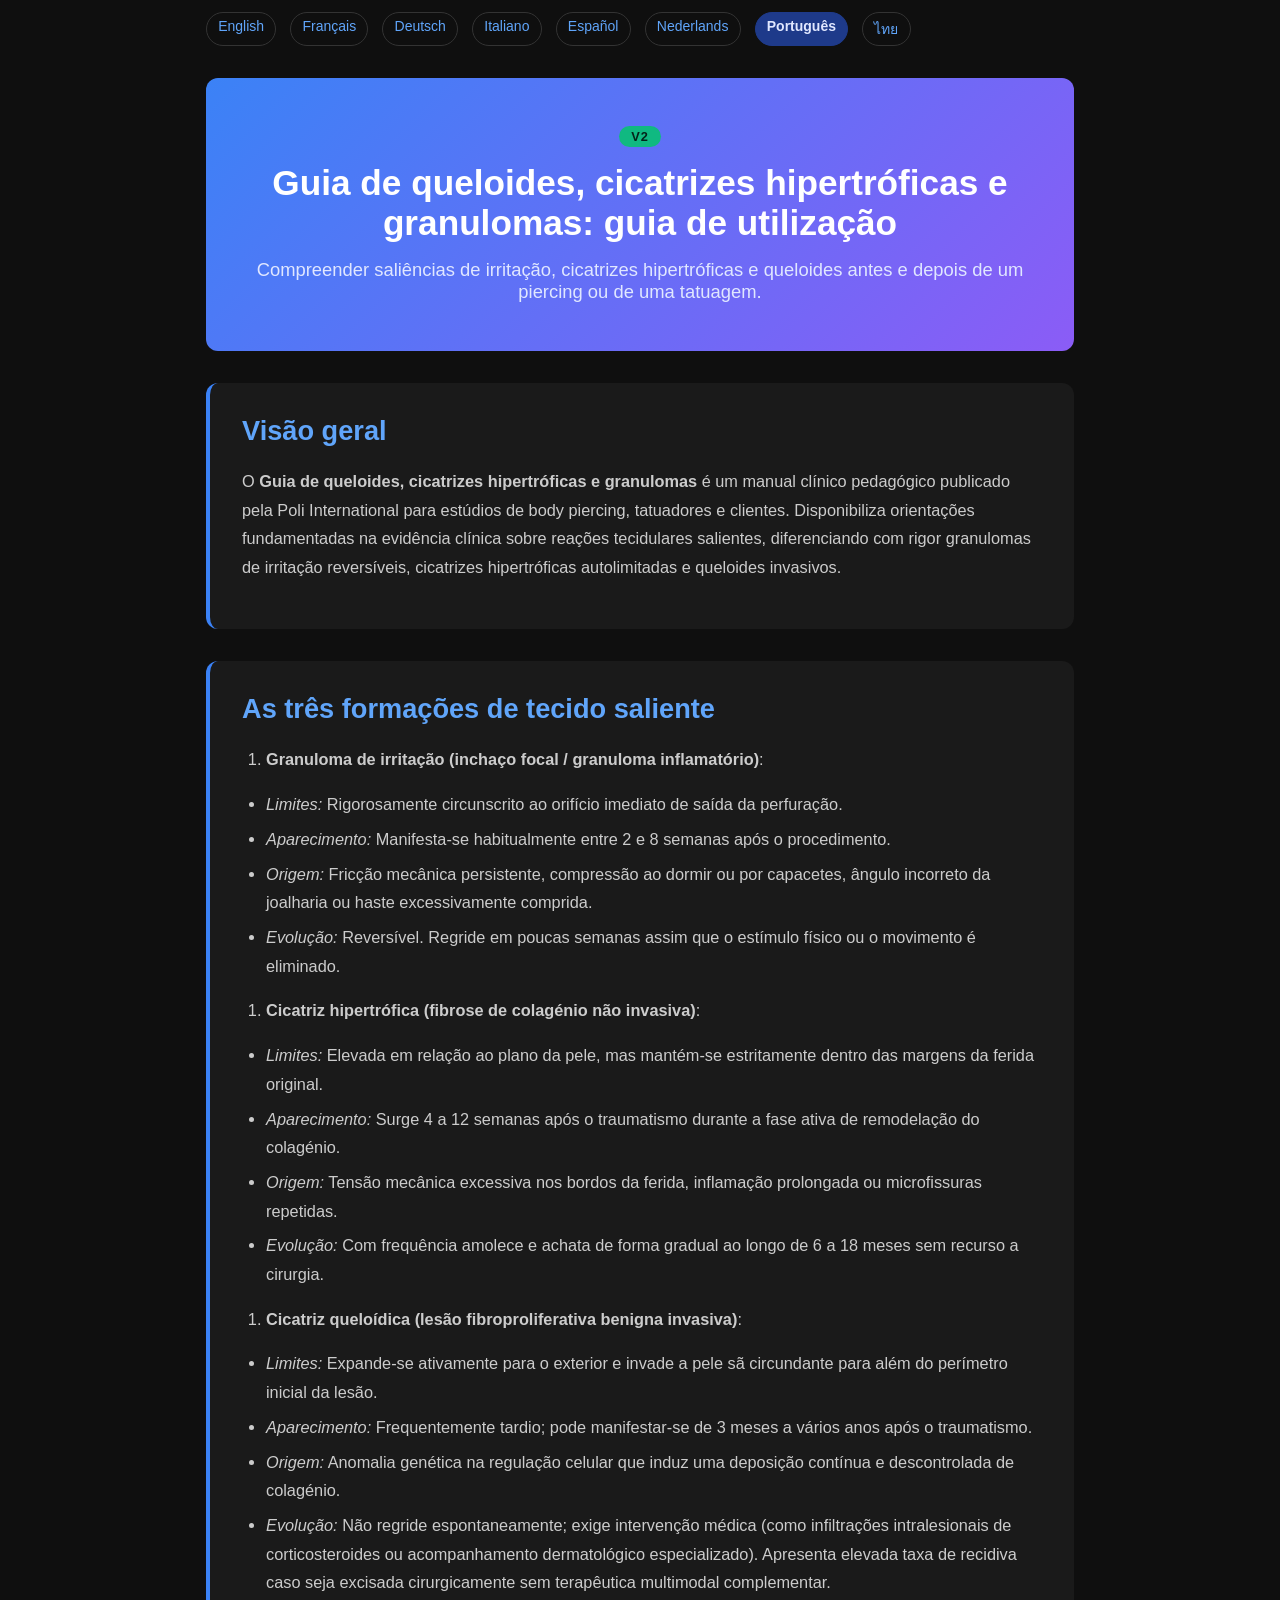
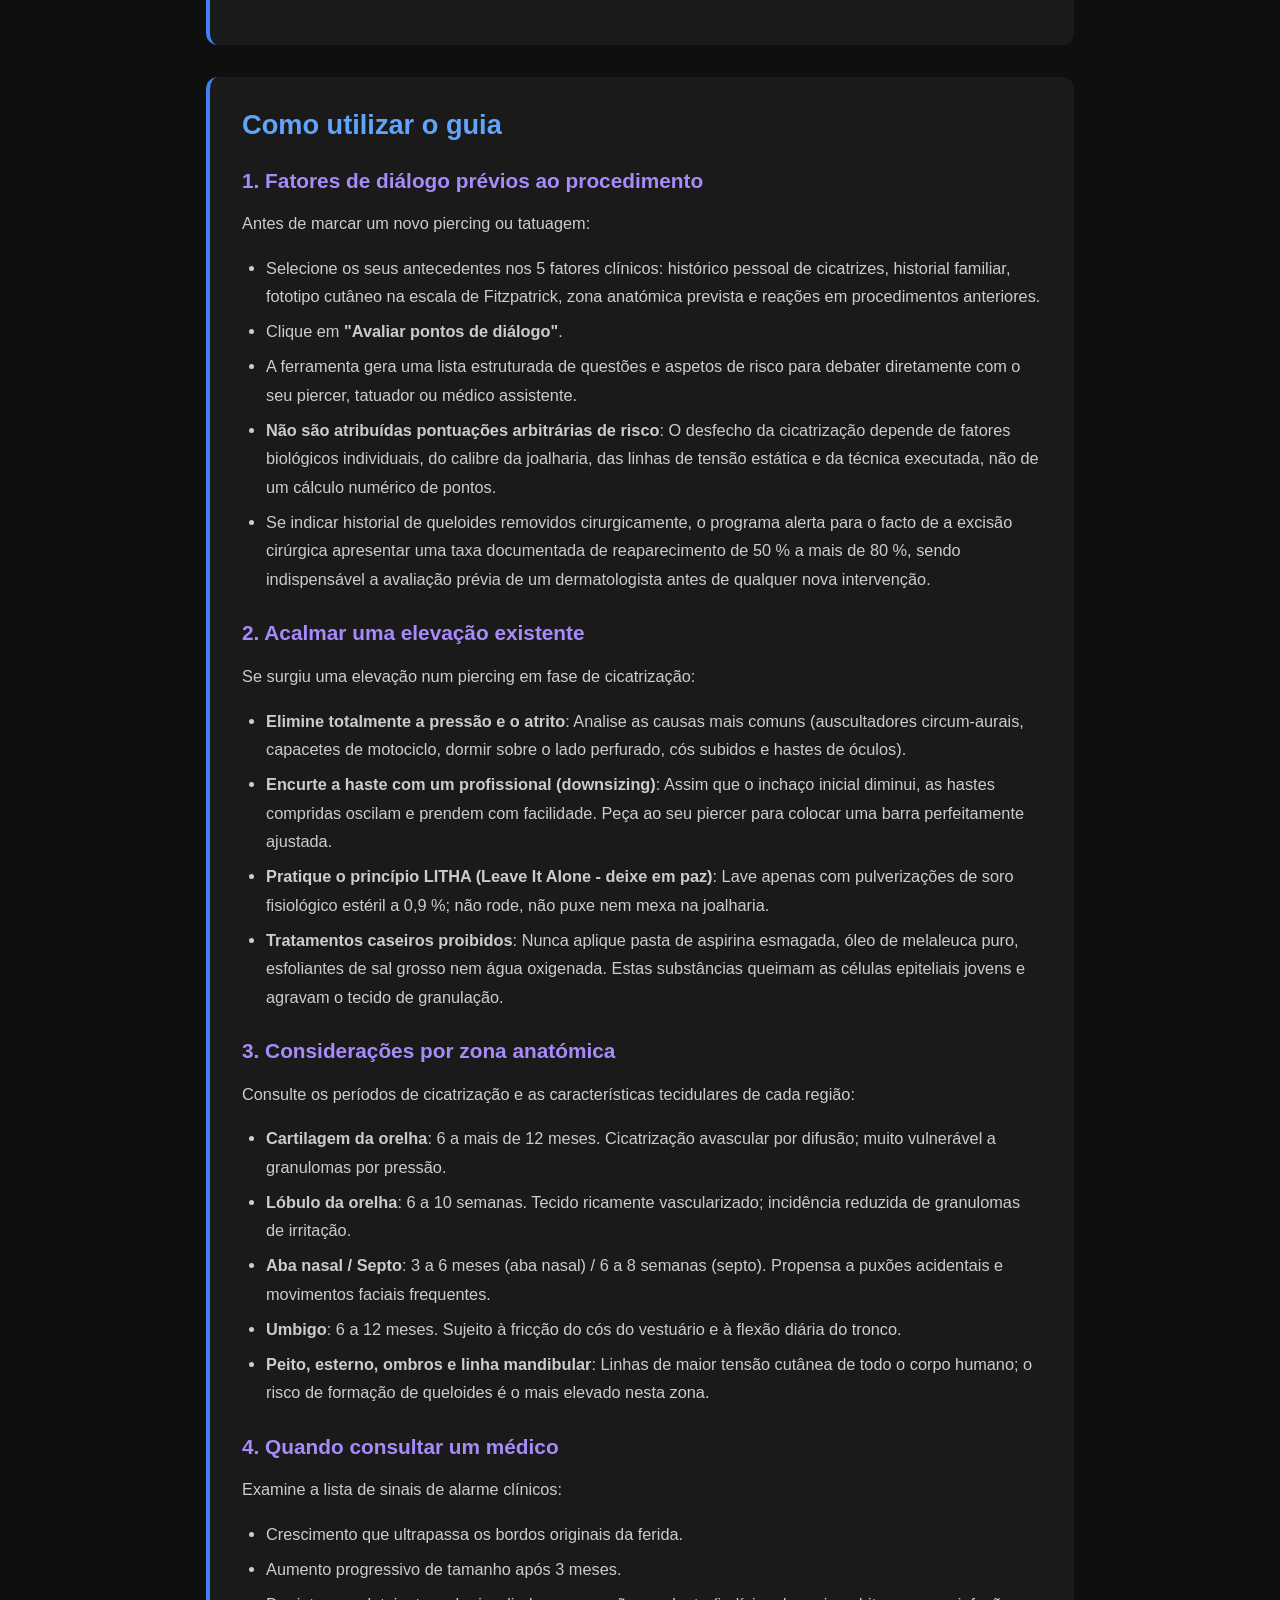
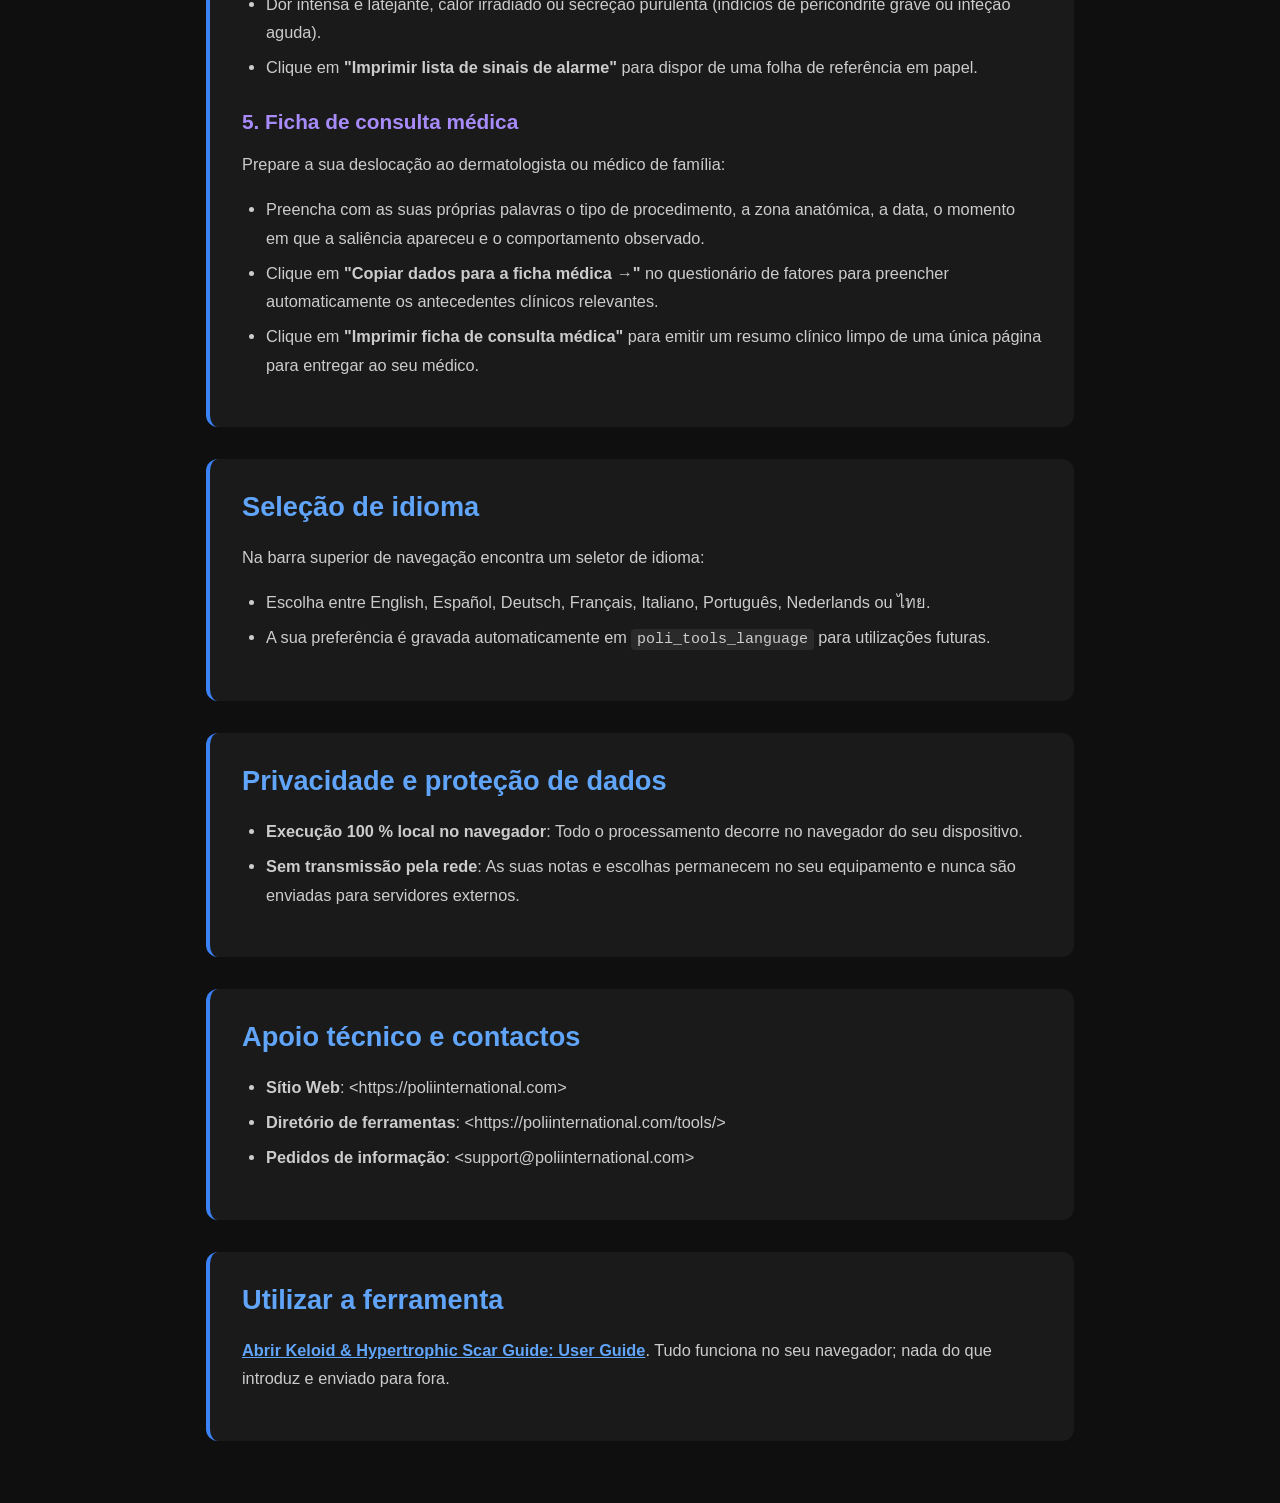
<file: documentation-pt.html>
<!DOCTYPE html>
<html lang="pt">
<head><meta name="robots" content="noindex,nofollow">
    <meta charset="UTF-8">
    <meta name="viewport" content="width=device-width, initial-scale=1.0">
    <title>Guia de queloides, cicatrizes hipertróficas e granulomas: guia de utilização Documentação | Poli International</title>
    <meta name="description" content="Understanding irritation bumps, hypertrophic scars and keloids before and after a piercing or tattoo.">
    <link rel="canonical" href="https://poliinternational.com/keloid-scar-risk/">
    <style>
        body { background: #0f0f0f; color: #fff; font-family: -apple-system, BlinkMacSystemFont, "Segoe UI", Roboto, sans-serif; margin: 0; padding: 0; }
        body.in-iframe .doc-hero h1 { display: none; }
        * { box-sizing: border-box; }
        .entry-content { max-width: 900px; margin: 0 auto; padding: 2rem 1rem; }
        .doc-hero { background: linear-gradient(135deg, #3B82F6, #8B5CF6); padding: 3rem 2rem; text-align: center; border-radius: 0.75rem; margin-bottom: 2rem; }
        .doc-hero h1 { font-size: 2.2rem; margin: 0 0 1rem; font-weight: 700; }
        .doc-hero p { font-size: 1.15rem; color: #E0E7FF; margin: 0; }
        .doc-hero .v2 { display: inline-block; margin-bottom: 1rem; padding: 0.2rem 0.75rem; border-radius: 999px; background: #10B981; color: #04241a; font-weight: 800; font-size: 0.8rem; letter-spacing: 0.08em; }
        .doc-section { margin: 2rem 0; padding: 2rem; background: #1a1a1a; border-radius: 0.75rem; border-left: 4px solid #3B82F6; }
        .doc-section h2 { color: #60A5FA; font-size: 1.7rem; margin: 0 0 1.25rem; font-weight: 600; }
        .doc-section h3 { color: #A78BFA; font-size: 1.3rem; margin: 1.75rem 0 0.75rem; font-weight: 600; }
        .doc-section p, .doc-section li { color: #ccc; line-height: 1.75; font-size: 1.02rem; }
        .doc-section ul, .doc-section ol { padding-left: 1.5rem; }
        .doc-section li { margin: 0.4rem 0; }
        .doc-section code { background: #2a2a2a; padding: 0.1rem 0.35rem; border-radius: 0.25rem; font-size: 0.92em; }
        .doc-section a { color: #60A5FA; font-weight: 600; }
        .highlight-box { background: linear-gradient(135deg, #1E3A8A, #4C1D95); padding: 1.25rem 1.5rem; border-radius: 0.5rem; margin: 1.5rem 0; border-left: 4px solid #10B981; }
        .highlight-box p { color: #E0E7FF; margin: 0; }
        table { width: 100%; border-collapse: collapse; margin: 1.5rem 0; }
        th, td { padding: 0.75rem; text-align: left; border: 1px solid #333; vertical-align: top; }
        th { background: #2a2a2a; color: #60A5FA; }
        td { color: #ccc; }
        .doc-langs { display: flex; flex-wrap: wrap; gap: 0.4rem; margin: 0 0 1.5rem; font-size: 0.9rem; }
        .doc-langs a, .doc-langs span { padding: 0.3rem 0.7rem; border-radius: 999px; border: 1px solid #333; text-decoration: none; }
        .doc-langs a { color: #60A5FA; }
        .doc-langs span { background: #1E3A8A; color: #E0E7FF; border-color: #1E3A8A; font-weight: 700; }
    </style>
</head>
<body>
<nav class="doc-langs" aria-label="Idioma da documentação" style="display:flex;flex-wrap:wrap;gap:6px 14px;max-width:900px;margin:12px auto 0;padding:0 16px;font-size:14px;"><a lang="en" href="documentation.html">English</a><a lang="fr" href="documentation-fr.html">Français</a><a lang="de" href="documentation-de.html">Deutsch</a><a lang="it" href="documentation-it.html">Italiano</a><a lang="es" href="documentation-es.html">Español</a><a lang="nl" href="documentation-nl.html">Nederlands</a><span lang="pt">Português</span><a lang="th" href="documentation-th.html">ไทย</a></nav>
<script>if (window.self !== window.top) document.body.classList.add('in-iframe');</script>
    <div class="entry-content">
        <div class="doc-hero">
            <span class="v2">V2</span>
            <h1>Guia de queloides, cicatrizes hipertróficas e granulomas: guia de utilização</h1>
            <p>Compreender saliências de irritação, cicatrizes hipertróficas e queloides antes e depois de um piercing ou de uma tatuagem.</p>
        </div>
        <div class="doc-section">
        <h2>Visão geral</h2>
        <p>O <strong>Guia de queloides, cicatrizes hipertróficas e granulomas</strong> é um manual clínico pedagógico publicado pela Poli International para estúdios de body piercing, tatuadores e clientes. Disponibiliza orientações fundamentadas na evidência clínica sobre reações tecidulares salientes, diferenciando com rigor granulomas de irritação reversíveis, cicatrizes hipertróficas autolimitadas e queloides invasivos.</p>
        </div>
        <div class="doc-section">
        <h2>As três formações de tecido saliente</h2>
        <ol>
        <li><strong>Granuloma de irritação (inchaço focal / granuloma inflamatório)</strong>:</li>
        </ol>
        <ul>
        <li><em>Limites:</em> Rigorosamente circunscrito ao orifício imediato de saída da perfuração.</li>
        <li><em>Aparecimento:</em> Manifesta-se habitualmente entre 2 e 8 semanas após o procedimento.</li>
        <li><em>Origem:</em> Fricção mecânica persistente, compressão ao dormir ou por capacetes, ângulo incorreto da joalharia ou haste excessivamente comprida.</li>
        <li><em>Evolução:</em> Reversível. Regride em poucas semanas assim que o estímulo físico ou o movimento é eliminado.</li>
        </ul>
        <ol>
        <li><strong>Cicatriz hipertrófica (fibrose de colagénio não invasiva)</strong>:</li>
        </ol>
        <ul>
        <li><em>Limites:</em> Elevada em relação ao plano da pele, mas mantém-se estritamente dentro das margens da ferida original.</li>
        <li><em>Aparecimento:</em> Surge 4 a 12 semanas após o traumatismo durante a fase ativa de remodelação do colagénio.</li>
        <li><em>Origem:</em> Tensão mecânica excessiva nos bordos da ferida, inflamação prolongada ou microfissuras repetidas.</li>
        <li><em>Evolução:</em> Com frequência amolece e achata de forma gradual ao longo de 6 a 18 meses sem recurso a cirurgia.</li>
        </ul>
        <ol>
        <li><strong>Cicatriz queloídica (lesão fibroproliferativa benigna invasiva)</strong>:</li>
        </ol>
        <ul>
        <li><em>Limites:</em> Expande-se ativamente para o exterior e invade a pele sã circundante para além do perímetro inicial da lesão.</li>
        <li><em>Aparecimento:</em> Frequentemente tardio; pode manifestar-se de 3 meses a vários anos após o traumatismo.</li>
        <li><em>Origem:</em> Anomalia genética na regulação celular que induz uma deposição contínua e descontrolada de colagénio.</li>
        <li><em>Evolução:</em> Não regride espontaneamente; exige intervenção médica (como infiltrações intralesionais de corticosteroides ou acompanhamento dermatológico especializado). Apresenta elevada taxa de recidiva caso seja excisada cirurgicamente sem terapêutica multimodal complementar.</li>
        </ul>
        </div>
        <div class="doc-section">
        <h2>Como utilizar o guia</h2>
        <h3>1. Fatores de diálogo prévios ao procedimento</h3>
        <p>Antes de marcar um novo piercing ou tatuagem:</p>
        <ul>
        <li>Selecione os seus antecedentes nos 5 fatores clínicos: histórico pessoal de cicatrizes, historial familiar, fototipo cutâneo na escala de Fitzpatrick, zona anatómica prevista e reações em procedimentos anteriores.</li>
        <li>Clique em <strong>"Avaliar pontos de diálogo"</strong>.</li>
        <li>A ferramenta gera uma lista estruturada de questões e aspetos de risco para debater diretamente com o seu piercer, tatuador ou médico assistente.</li>
        <li><strong>Não são atribuídas pontuações arbitrárias de risco</strong>: O desfecho da cicatrização depende de fatores biológicos individuais, do calibre da joalharia, das linhas de tensão estática e da técnica executada, não de um cálculo numérico de pontos.</li>
        <li>Se indicar historial de queloides removidos cirurgicamente, o programa alerta para o facto de a excisão cirúrgica apresentar uma taxa documentada de reaparecimento de 50 % a mais de 80 %, sendo indispensável a avaliação prévia de um dermatologista antes de qualquer nova intervenção.</li>
        </ul>
        <h3>2. Acalmar uma elevação existente</h3>
        <p>Se surgiu uma elevação num piercing em fase de cicatrização:</p>
        <ul>
        <li><strong>Elimine totalmente a pressão e o atrito</strong>: Analise as causas mais comuns (auscultadores circum-aurais, capacetes de motociclo, dormir sobre o lado perfurado, cós subidos e hastes de óculos).</li>
        <li><strong>Encurte a haste com um profissional (downsizing)</strong>: Assim que o inchaço inicial diminui, as hastes compridas oscilam e prendem com facilidade. Peça ao seu piercer para colocar uma barra perfeitamente ajustada.</li>
        <li><strong>Pratique o princípio LITHA (Leave It Alone - deixe em paz)</strong>: Lave apenas com pulverizações de soro fisiológico estéril a 0,9 %; não rode, não puxe nem mexa na joalharia.</li>
        <li><strong>Tratamentos caseiros proibidos</strong>: Nunca aplique pasta de aspirina esmagada, óleo de melaleuca puro, esfoliantes de sal grosso nem água oxigenada. Estas substâncias queimam as células epiteliais jovens e agravam o tecido de granulação.</li>
        </ul>
        <h3>3. Considerações por zona anatómica</h3>
        <p>Consulte os períodos de cicatrização e as características tecidulares de cada região:</p>
        <ul>
        <li><strong>Cartilagem da orelha</strong>: 6 a mais de 12 meses. Cicatrização avascular por difusão; muito vulnerável a granulomas por pressão.</li>
        <li><strong>Lóbulo da orelha</strong>: 6 a 10 semanas. Tecido ricamente vascularizado; incidência reduzida de granulomas de irritação.</li>
        <li><strong>Aba nasal / Septo</strong>: 3 a 6 meses (aba nasal) / 6 a 8 semanas (septo). Propensa a puxões acidentais e movimentos faciais frequentes.</li>
        <li><strong>Umbigo</strong>: 6 a 12 meses. Sujeito à fricção do cós do vestuário e à flexão diária do tronco.</li>
        <li><strong>Peito, esterno, ombros e linha mandibular</strong>: Linhas de maior tensão cutânea de todo o corpo humano; o risco de formação de queloides é o mais elevado nesta zona.</li>
        </ul>
        <h3>4. Quando consultar um médico</h3>
        <p>Examine a lista de sinais de alarme clínicos:</p>
        <ul>
        <li>Crescimento que ultrapassa os bordos originais da ferida.</li>
        <li>Aumento progressivo de tamanho após 3 meses.</li>
        <li>Dor intensa e latejante, calor irradiado ou secreção purulenta (indícios de pericondrite grave ou infeção aguda).</li>
        <li>Clique em <strong>"Imprimir lista de sinais de alarme"</strong> para dispor de uma folha de referência em papel.</li>
        </ul>
        <h3>5. Ficha de consulta médica</h3>
        <p>Prepare a sua deslocação ao dermatologista ou médico de família:</p>
        <ul>
        <li>Preencha com as suas próprias palavras o tipo de procedimento, a zona anatómica, a data, o momento em que a saliência apareceu e o comportamento observado.</li>
        <li>Clique em <strong>"Copiar dados para a ficha médica →"</strong> no questionário de fatores para preencher automaticamente os antecedentes clínicos relevantes.</li>
        <li>Clique em <strong>"Imprimir ficha de consulta médica"</strong> para emitir um resumo clínico limpo de uma única página para entregar ao seu médico.</li>
        </ul>
        </div>
        <div class="doc-section">
        <h2>Seleção de idioma</h2>
        <p>Na barra superior de navegação encontra um seletor de idioma:</p>
        <ul>
        <li>Escolha entre English, Español, Deutsch, Français, Italiano, Português, Nederlands ou ไทย.</li>
        <li>A sua preferência é gravada automaticamente em <code>poli_tools_language</code> para utilizações futuras.</li>
        </ul>
        </div>
        <div class="doc-section">
        <h2>Privacidade e proteção de dados</h2>
        <ul>
        <li><strong>Execução 100 % local no navegador</strong>: Todo o processamento decorre no navegador do seu dispositivo.</li>
        <li><strong>Sem transmissão pela rede</strong>: As suas notas e escolhas permanecem no seu equipamento e nunca são enviadas para servidores externos.</li>
        </ul>
        </div>
        <div class="doc-section">
        <h2>Apoio técnico e contactos</h2>
        <ul>
        <li><strong>Sítio Web</strong>: &lt;https://poliinternational.com&gt;</li>
        <li><strong>Diretório de ferramentas</strong>: &lt;https://poliinternational.com/tools/&gt;</li>
        <li><strong>Pedidos de informação</strong>: &lt;support@poliinternational.com&gt;</li>
        </ul>
        </div>
        <div class="doc-section">
            <h2>Utilizar a ferramenta</h2>
            <p><a href="https://poliinternational.com/keloid-scar-risk/" target="_top">Abrir Keloid &amp; Hypertrophic Scar Guide: User Guide</a>. Tudo funciona no seu navegador; nada do que introduz e enviado para fora.</p>
        </div>
    </div>
</body>
</html>
</file>
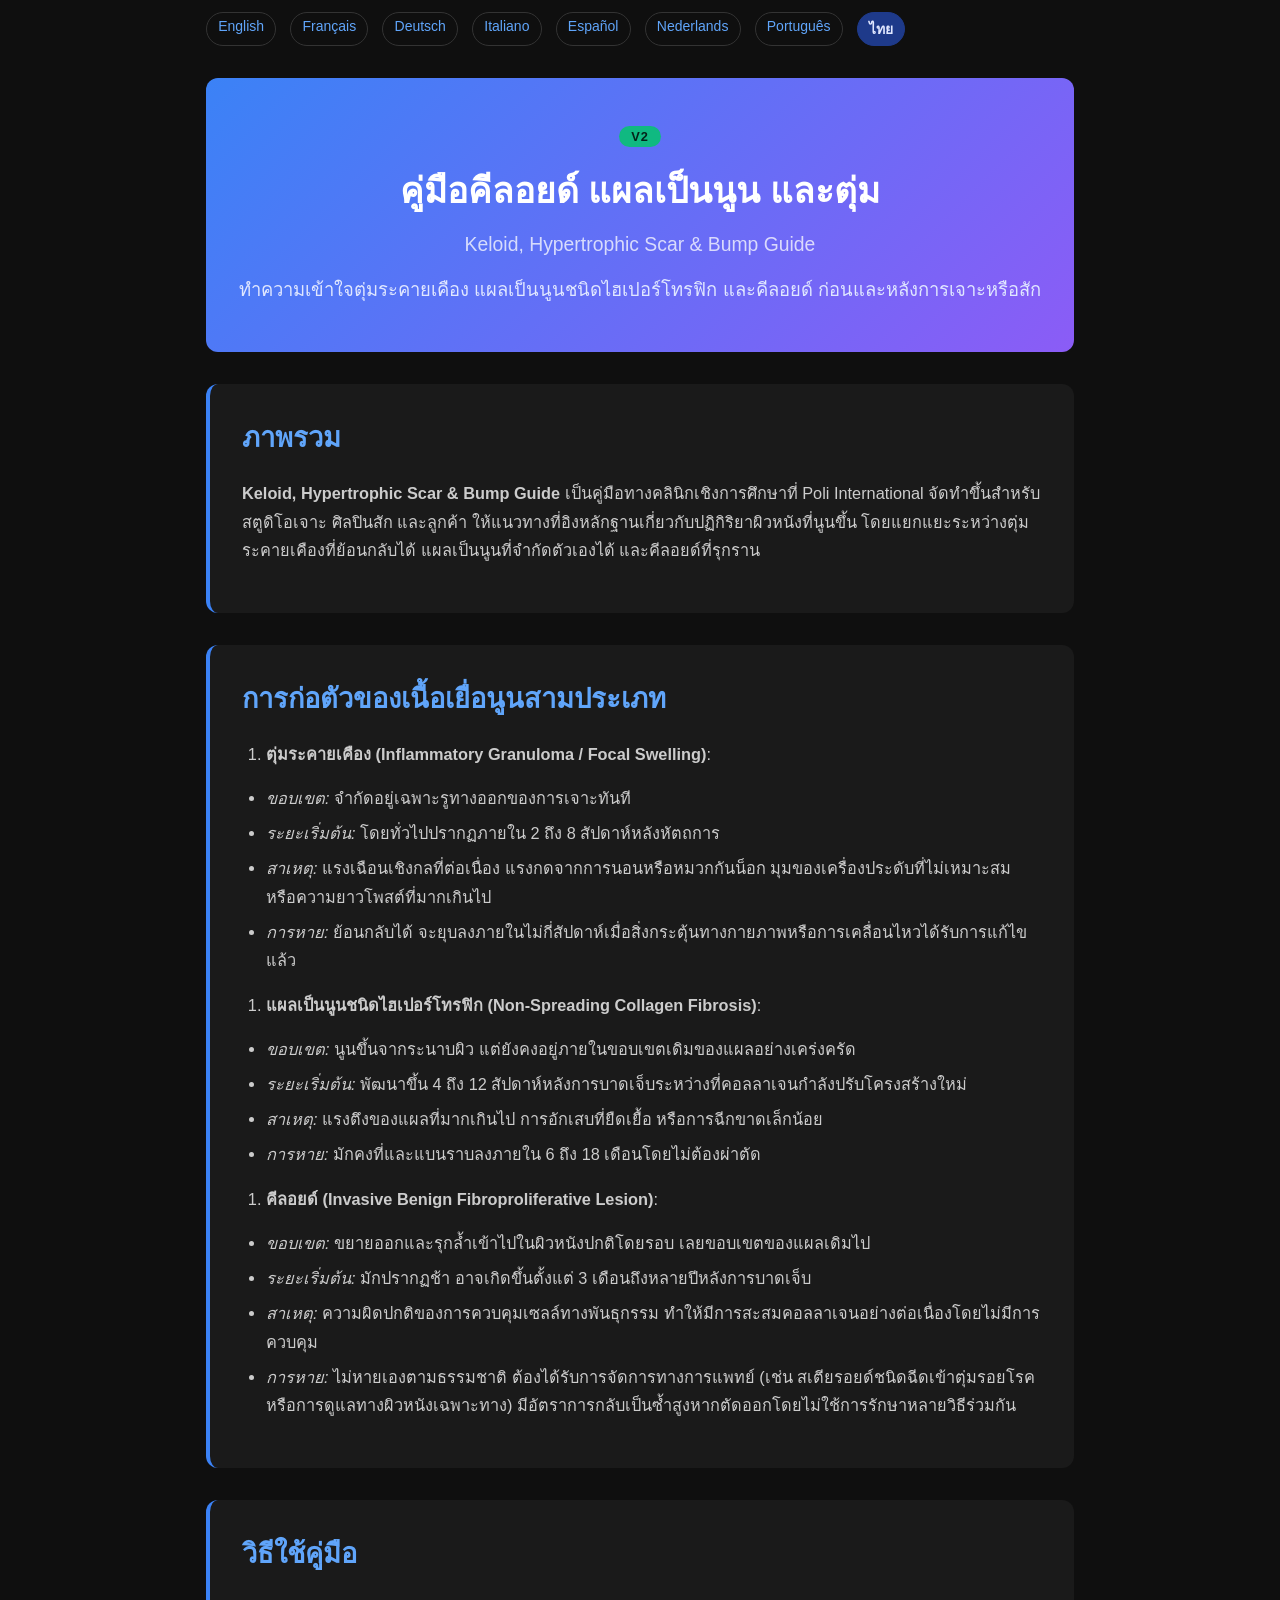
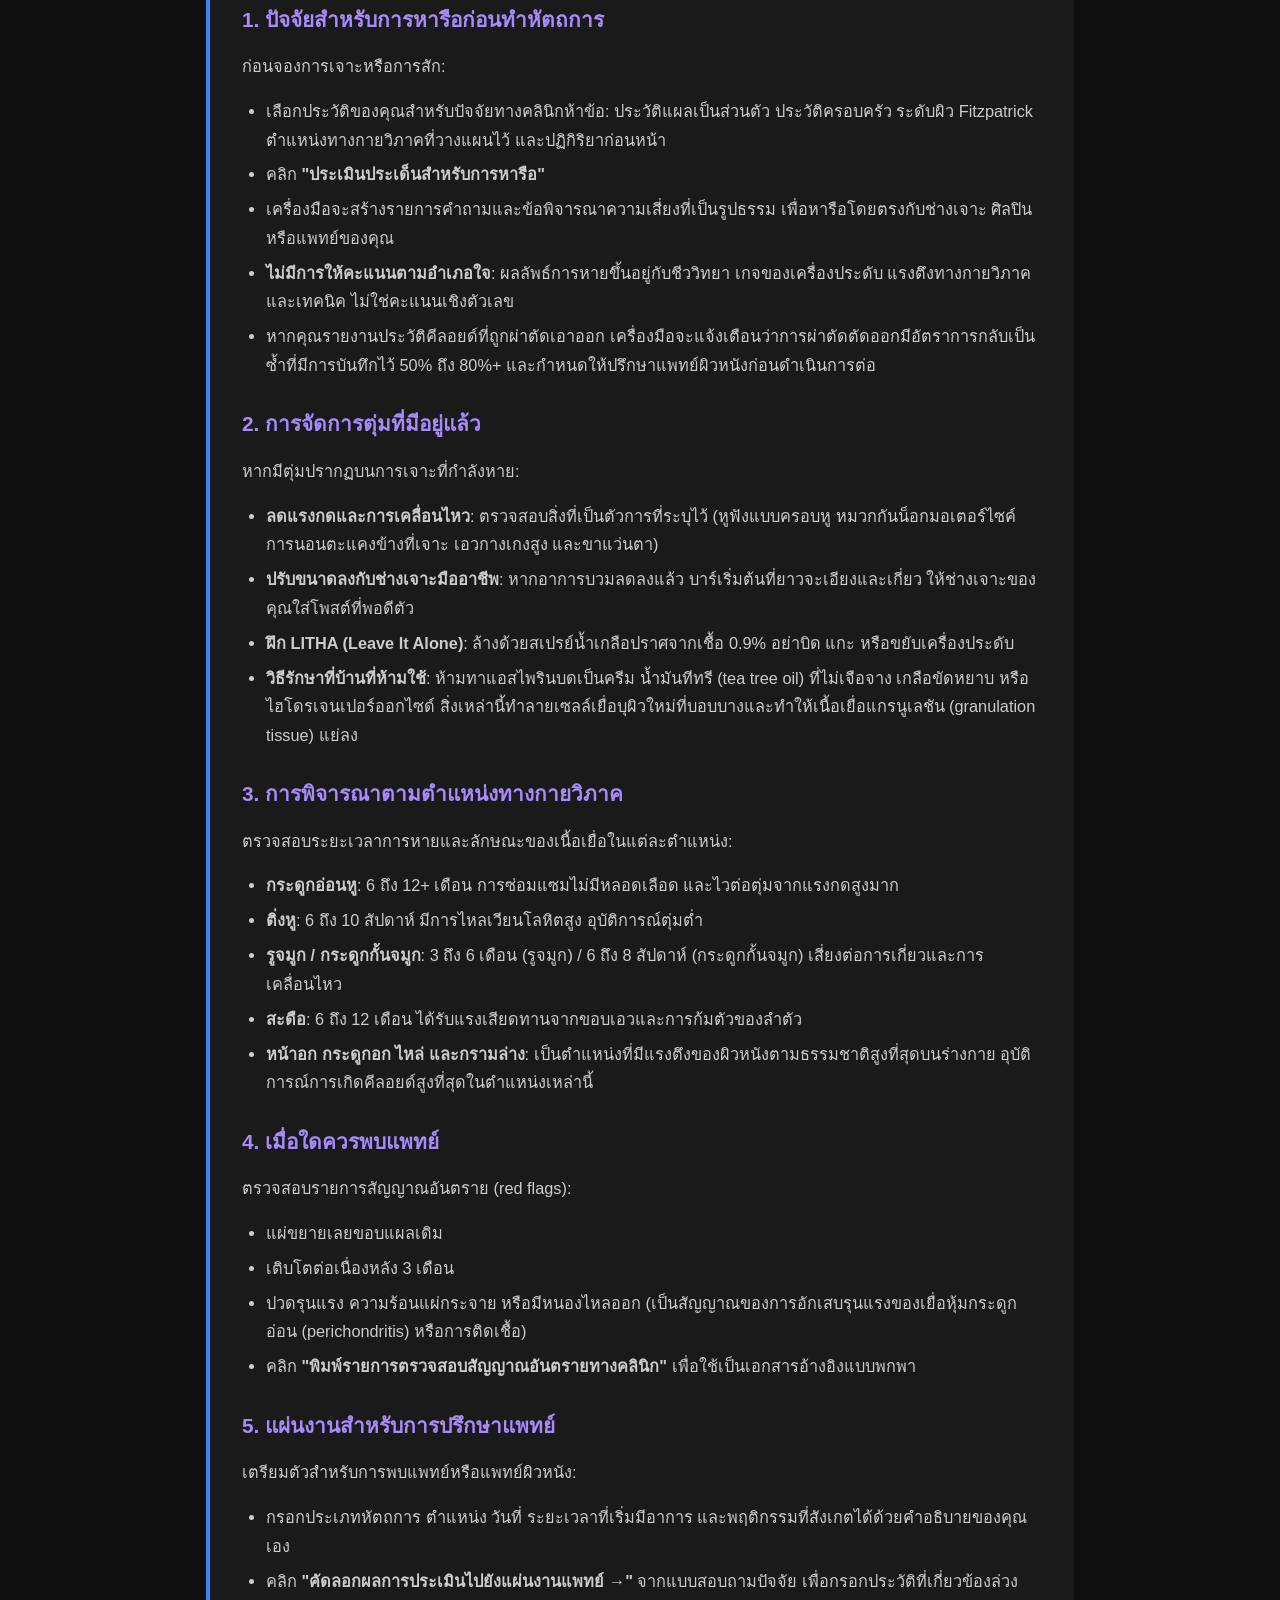
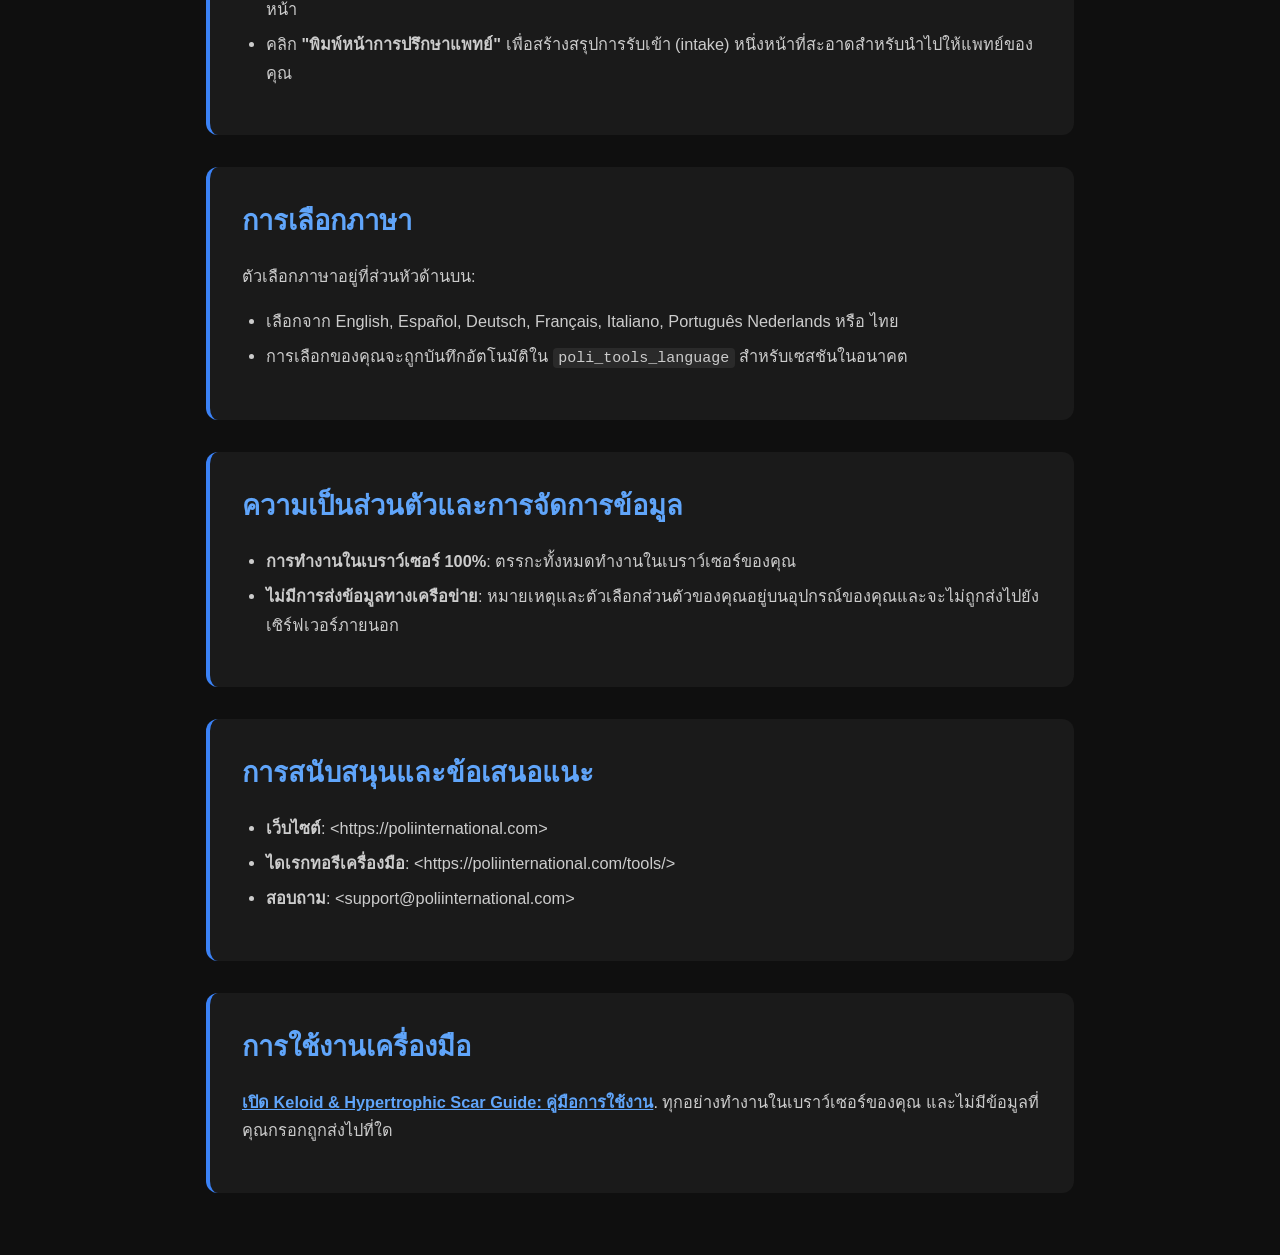
<file: documentation-th.html>
<!DOCTYPE html>
<html lang="th">
<head><meta name="robots" content="noindex,nofollow">
    <meta charset="UTF-8">
    <meta name="viewport" content="width=device-width, initial-scale=1.0">
    <title>Keloid &amp; Hypertrophic Scar Guide: คู่มือการใช้งาน | Poli International</title>
    <meta name="description" content="ทำความเข้าใจตุ่มระคายเคือง แผลเป็นนูนชนิดไฮเปอร์โทรฟิก และคีลอยด์ ก่อนและหลังการเจาะหรือสัก">
    <link rel="canonical" href="https://poliinternational.com/keloid-scar-risk/">
    <style>
        body { background: #0f0f0f; color: #fff; font-family: -apple-system, BlinkMacSystemFont, "Segoe UI", Roboto, sans-serif; margin: 0; padding: 0; }
        body.in-iframe .doc-hero h1 { display: none; }
        * { box-sizing: border-box; }
        .entry-content { max-width: 900px; margin: 0 auto; padding: 2rem 1rem; }
        .doc-hero { background: linear-gradient(135deg, #3B82F6, #8B5CF6); padding: 3rem 2rem; text-align: center; border-radius: 0.75rem; margin-bottom: 2rem; }
        .doc-hero h1 { font-size: 2.2rem; margin: 0 0 1rem; font-weight: 700; }
        .doc-hero p { font-size: 1.15rem; color: #E0E7FF; margin: 0; }
        .doc-hero .v2 { display: inline-block; margin-bottom: 1rem; padding: 0.2rem 0.75rem; border-radius: 999px; background: #10B981; color: #04241a; font-weight: 800; font-size: 0.8rem; letter-spacing: 0.08em; }
        .doc-section { margin: 2rem 0; padding: 2rem; background: #1a1a1a; border-radius: 0.75rem; border-left: 4px solid #3B82F6; }
        .doc-section h2 { color: #60A5FA; font-size: 1.7rem; margin: 0 0 1.25rem; font-weight: 600; }
        .doc-section h3 { color: #A78BFA; font-size: 1.3rem; margin: 1.75rem 0 0.75rem; font-weight: 600; }
        .doc-section p, .doc-section li { color: #ccc; line-height: 1.75; font-size: 1.02rem; }
        .doc-section ul, .doc-section ol { padding-left: 1.5rem; }
        .doc-section li { margin: 0.4rem 0; }
        .doc-section code { background: #2a2a2a; padding: 0.1rem 0.35rem; border-radius: 0.25rem; font-size: 0.92em; }
        .doc-section a { color: #60A5FA; font-weight: 600; }
        .highlight-box { background: linear-gradient(135deg, #1E3A8A, #4C1D95); padding: 1.25rem 1.5rem; border-radius: 0.5rem; margin: 1.5rem 0; border-left: 4px solid #10B981; }
        .highlight-box p { color: #E0E7FF; margin: 0; }
        table { width: 100%; border-collapse: collapse; margin: 1.5rem 0; }
        th, td { padding: 0.75rem; text-align: left; border: 1px solid #333; vertical-align: top; }
        th { background: #2a2a2a; color: #60A5FA; }
        td { color: #ccc; }
        .doc-langs { display: flex; flex-wrap: wrap; gap: 0.4rem; margin: 0 0 1.5rem; font-size: 0.9rem; }
        .doc-langs a, .doc-langs span { padding: 0.3rem 0.7rem; border-radius: 999px; border: 1px solid #333; text-decoration: none; }
        .doc-langs a { color: #60A5FA; }
        .doc-langs span { background: #1E3A8A; color: #E0E7FF; border-color: #1E3A8A; font-weight: 700; }
    </style>
</head>
<body>
<nav class="doc-langs" aria-label="ภาษาของเอกสาร" style="display:flex;flex-wrap:wrap;gap:6px 14px;max-width:900px;margin:12px auto 0;padding:0 16px;font-size:14px;"><a lang="en" href="documentation.html">English</a><a lang="fr" href="documentation-fr.html">Français</a><a lang="de" href="documentation-de.html">Deutsch</a><a lang="it" href="documentation-it.html">Italiano</a><a lang="es" href="documentation-es.html">Español</a><a lang="nl" href="documentation-nl.html">Nederlands</a><a lang="pt" href="documentation-pt.html">Português</a><span lang="th">ไทย</span></nav>
<script>if (window.self !== window.top) document.body.classList.add('in-iframe');</script>
    <div class="entry-content">
        <div class="doc-hero">
            <span class="v2">V2</span>
            <h1>คู่มือคีลอยด์ แผลเป็นนูน และตุ่ม<br><small lang="en" style="font-size:0.55em;font-weight:500;opacity:0.75;">Keloid, Hypertrophic Scar &amp; Bump Guide</small></h1>
            <p>ทำความเข้าใจตุ่มระคายเคือง แผลเป็นนูนชนิดไฮเปอร์โทรฟิก และคีลอยด์ ก่อนและหลังการเจาะหรือสัก</p>
        </div>
        <div class="doc-section">
        <h2>ภาพรวม</h2>
        <p><strong>Keloid, Hypertrophic Scar &amp; Bump Guide</strong> เป็นคู่มือทางคลินิกเชิงการศึกษาที่ Poli International จัดทำขึ้นสำหรับสตูดิโอเจาะ ศิลปินสัก และลูกค้า ให้แนวทางที่อิงหลักฐานเกี่ยวกับปฏิกิริยาผิวหนังที่นูนขึ้น โดยแยกแยะระหว่างตุ่มระคายเคืองที่ย้อนกลับได้ แผลเป็นนูนที่จำกัดตัวเองได้ และคีลอยด์ที่รุกราน</p>
        </div>
        <div class="doc-section">
        <h2>การก่อตัวของเนื้อเยื่อนูนสามประเภท</h2>
        <ol>
        <li><strong>ตุ่มระคายเคือง (Inflammatory Granuloma / Focal Swelling)</strong>:</li>
        </ol>
        <ul>
        <li><em>ขอบเขต:</em> จำกัดอยู่เฉพาะรูทางออกของการเจาะทันที</li>
        <li><em>ระยะเริ่มต้น:</em> โดยทั่วไปปรากฏภายใน 2 ถึง 8 สัปดาห์หลังหัตถการ</li>
        <li><em>สาเหตุ:</em> แรงเฉือนเชิงกลที่ต่อเนื่อง แรงกดจากการนอนหรือหมวกกันน็อก มุมของเครื่องประดับที่ไม่เหมาะสม หรือความยาวโพสต์ที่มากเกินไป</li>
        <li><em>การหาย:</em> ย้อนกลับได้ จะยุบลงภายในไม่กี่สัปดาห์เมื่อสิ่งกระตุ้นทางกายภาพหรือการเคลื่อนไหวได้รับการแก้ไขแล้ว</li>
        </ul>
        <ol>
        <li><strong>แผลเป็นนูนชนิดไฮเปอร์โทรฟิก (Non-Spreading Collagen Fibrosis)</strong>:</li>
        </ol>
        <ul>
        <li><em>ขอบเขต:</em> นูนขึ้นจากระนาบผิว แต่ยังคงอยู่ภายในขอบเขตเดิมของแผลอย่างเคร่งครัด</li>
        <li><em>ระยะเริ่มต้น:</em> พัฒนาขึ้น 4 ถึง 12 สัปดาห์หลังการบาดเจ็บระหว่างที่คอลลาเจนกำลังปรับโครงสร้างใหม่</li>
        <li><em>สาเหตุ:</em> แรงตึงของแผลที่มากเกินไป การอักเสบที่ยืดเยื้อ หรือการฉีกขาดเล็กน้อย</li>
        <li><em>การหาย:</em> มักคงที่และแบนราบลงภายใน 6 ถึง 18 เดือนโดยไม่ต้องผ่าตัด</li>
        </ul>
        <ol>
        <li><strong>คีลอยด์ (Invasive Benign Fibroproliferative Lesion)</strong>:</li>
        </ol>
        <ul>
        <li><em>ขอบเขต:</em> ขยายออกและรุกล้ำเข้าไปในผิวหนังปกติโดยรอบ เลยขอบเขตของแผลเดิมไป</li>
        <li><em>ระยะเริ่มต้น:</em> มักปรากฏช้า อาจเกิดขึ้นตั้งแต่ 3 เดือนถึงหลายปีหลังการบาดเจ็บ</li>
        <li><em>สาเหตุ:</em> ความผิดปกติของการควบคุมเซลล์ทางพันธุกรรม ทำให้มีการสะสมคอลลาเจนอย่างต่อเนื่องโดยไม่มีการควบคุม</li>
        <li><em>การหาย:</em> ไม่หายเองตามธรรมชาติ ต้องได้รับการจัดการทางการแพทย์ (เช่น สเตียรอยด์ชนิดฉีดเข้าตุ่มรอยโรค หรือการดูแลทางผิวหนังเฉพาะทาง) มีอัตราการกลับเป็นซ้ำสูงหากตัดออกโดยไม่ใช้การรักษาหลายวิธีร่วมกัน</li>
        </ul>
        </div>
        <div class="doc-section">
        <h2>วิธีใช้คู่มือ</h2>
        <h3>1. ปัจจัยสำหรับการหารือก่อนทำหัตถการ</h3>
        <p>ก่อนจองการเจาะหรือการสัก:</p>
        <ul>
        <li>เลือกประวัติของคุณสำหรับปัจจัยทางคลินิกห้าข้อ: ประวัติแผลเป็นส่วนตัว ประวัติครอบครัว ระดับผิว Fitzpatrick ตำแหน่งทางกายวิภาคที่วางแผนไว้ และปฏิกิริยาก่อนหน้า</li>
        <li>คลิก <strong>"ประเมินประเด็นสำหรับการหารือ"</strong></li>
        <li>เครื่องมือจะสร้างรายการคำถามและข้อพิจารณาความเสี่ยงที่เป็นรูปธรรม เพื่อหารือโดยตรงกับช่างเจาะ ศิลปิน หรือแพทย์ของคุณ</li>
        <li><strong>ไม่มีการให้คะแนนตามอำเภอใจ</strong>: ผลลัพธ์การหายขึ้นอยู่กับชีววิทยา เกจของเครื่องประดับ แรงตึงทางกายวิภาค และเทคนิค ไม่ใช่คะแนนเชิงตัวเลข</li>
        <li>หากคุณรายงานประวัติคีลอยด์ที่ถูกผ่าตัดเอาออก เครื่องมือจะแจ้งเตือนว่าการผ่าตัดตัดออกมีอัตราการกลับเป็นซ้ำที่มีการบันทึกไว้ 50% ถึง 80%+ และกำหนดให้ปรึกษาแพทย์ผิวหนังก่อนดำเนินการต่อ</li>
        </ul>
        <h3>2. การจัดการตุ่มที่มีอยู่แล้ว</h3>
        <p>หากมีตุ่มปรากฏบนการเจาะที่กำลังหาย:</p>
        <ul>
        <li><strong>ลดแรงกดและการเคลื่อนไหว</strong>: ตรวจสอบสิ่งที่เป็นตัวการที่ระบุไว้ (หูฟังแบบครอบหู หมวกกันน็อกมอเตอร์ไซค์ การนอนตะแคงข้างที่เจาะ เอวกางเกงสูง และขาแว่นตา)</li>
        <li><strong>ปรับขนาดลงกับช่างเจาะมืออาชีพ</strong>: หากอาการบวมลดลงแล้ว บาร์เริ่มต้นที่ยาวจะเอียงและเกี่ยว ให้ช่างเจาะของคุณใส่โพสต์ที่พอดีตัว</li>
        <li><strong>ฝึก LITHA (Leave It Alone)</strong>: ล้างด้วยสเปรย์น้ำเกลือปราศจากเชื้อ 0.9% อย่าบิด แกะ หรือขยับเครื่องประดับ</li>
        <li><strong>วิธีรักษาที่บ้านที่ห้ามใช้</strong>: ห้ามทาแอสไพรินบดเป็นครีม น้ำมันทีทรี (tea tree oil) ที่ไม่เจือจาง เกลือขัดหยาบ หรือไฮโดรเจนเปอร์ออกไซด์ สิ่งเหล่านี้ทำลายเซลล์เยื่อบุผิวใหม่ที่บอบบางและทำให้เนื้อเยื่อแกรนูเลชัน (granulation tissue) แย่ลง</li>
        </ul>
        <h3>3. การพิจารณาตามตำแหน่งทางกายวิภาค</h3>
        <p>ตรวจสอบระยะเวลาการหายและลักษณะของเนื้อเยื่อในแต่ละตำแหน่ง:</p>
        <ul>
        <li><strong>กระดูกอ่อนหู</strong>: 6 ถึง 12+ เดือน การซ่อมแซมไม่มีหลอดเลือด และไวต่อตุ่มจากแรงกดสูงมาก</li>
        <li><strong>ติ่งหู</strong>: 6 ถึง 10 สัปดาห์ มีการไหลเวียนโลหิตสูง อุบัติการณ์ตุ่มต่ำ</li>
        <li><strong>รูจมูก / กระดูกกั้นจมูก</strong>: 3 ถึง 6 เดือน (รูจมูก) / 6 ถึง 8 สัปดาห์ (กระดูกกั้นจมูก) เสี่ยงต่อการเกี่ยวและการเคลื่อนไหว</li>
        <li><strong>สะดือ</strong>: 6 ถึง 12 เดือน ได้รับแรงเสียดทานจากขอบเอวและการก้มตัวของลำตัว</li>
        <li><strong>หน้าอก กระดูกอก ไหล่ และกรามล่าง</strong>: เป็นตำแหน่งที่มีแรงตึงของผิวหนังตามธรรมชาติสูงที่สุดบนร่างกาย อุบัติการณ์การเกิดคีลอยด์สูงที่สุดในตำแหน่งเหล่านี้</li>
        </ul>
        <h3>4. เมื่อใดควรพบแพทย์</h3>
        <p>ตรวจสอบรายการสัญญาณอันตราย (red flags):</p>
        <ul>
        <li>แผ่ขยายเลยขอบแผลเดิม</li>
        <li>เติบโตต่อเนื่องหลัง 3 เดือน</li>
        <li>ปวดรุนแรง ความร้อนแผ่กระจาย หรือมีหนองไหลออก (เป็นสัญญาณของการอักเสบรุนแรงของเยื่อหุ้มกระดูกอ่อน (perichondritis) หรือการติดเชื้อ)</li>
        <li>คลิก <strong>"พิมพ์รายการตรวจสอบสัญญาณอันตรายทางคลินิก"</strong> เพื่อใช้เป็นเอกสารอ้างอิงแบบพกพา</li>
        </ul>
        <h3>5. แผ่นงานสำหรับการปรึกษาแพทย์</h3>
        <p>เตรียมตัวสำหรับการพบแพทย์หรือแพทย์ผิวหนัง:</p>
        <ul>
        <li>กรอกประเภทหัตถการ ตำแหน่ง วันที่ ระยะเวลาที่เริ่มมีอาการ และพฤติกรรมที่สังเกตได้ด้วยคำอธิบายของคุณเอง</li>
        <li>คลิก <strong>"คัดลอกผลการประเมินไปยังแผ่นงานแพทย์ →"</strong> จากแบบสอบถามปัจจัย เพื่อกรอกประวัติที่เกี่ยวข้องล่วงหน้า</li>
        <li>คลิก <strong>"พิมพ์หน้าการปรึกษาแพทย์"</strong> เพื่อสร้างสรุปการรับเข้า (intake) หนึ่งหน้าที่สะอาดสำหรับนำไปให้แพทย์ของคุณ</li>
        </ul>
        </div>
        <div class="doc-section">
        <h2>การเลือกภาษา</h2>
        <p>ตัวเลือกภาษาอยู่ที่ส่วนหัวด้านบน:</p>
        <ul>
        <li>เลือกจาก English, Español, Deutsch, Français, Italiano, Português Nederlands หรือ ไทย</li>
        <li>การเลือกของคุณจะถูกบันทึกอัตโนมัติใน <code>poli_tools_language</code> สำหรับเซสชันในอนาคต</li>
        </ul>
        </div>
        <div class="doc-section">
        <h2>ความเป็นส่วนตัวและการจัดการข้อมูล</h2>
        <ul>
        <li><strong>การทำงานในเบราว์เซอร์ 100%</strong>: ตรรกะทั้งหมดทำงานในเบราว์เซอร์ของคุณ</li>
        <li><strong>ไม่มีการส่งข้อมูลทางเครือข่าย</strong>: หมายเหตุและตัวเลือกส่วนตัวของคุณอยู่บนอุปกรณ์ของคุณและจะไม่ถูกส่งไปยังเซิร์ฟเวอร์ภายนอก</li>
        </ul>
        </div>
        <div class="doc-section">
        <h2>การสนับสนุนและข้อเสนอแนะ</h2>
        <ul>
        <li><strong>เว็บไซต์</strong>: &lt;https://poliinternational.com&gt;</li>
        <li><strong>ไดเรกทอรีเครื่องมือ</strong>: &lt;https://poliinternational.com/tools/&gt;</li>
        <li><strong>สอบถาม</strong>: &lt;support@poliinternational.com&gt;</li>
        </ul>
        </div>
        <div class="doc-section">
            <h2>การใช้งานเครื่องมือ</h2>
            <p><a href="https://poliinternational.com/keloid-scar-risk/" target="_top">เปิด Keloid &amp; Hypertrophic Scar Guide: คู่มือการใช้งาน</a>. ทุกอย่างทำงานในเบราว์เซอร์ของคุณ และไม่มีข้อมูลที่คุณกรอกถูกส่งไปที่ใด</p>
        </div>
    </div>
</body>
</html>
</file>
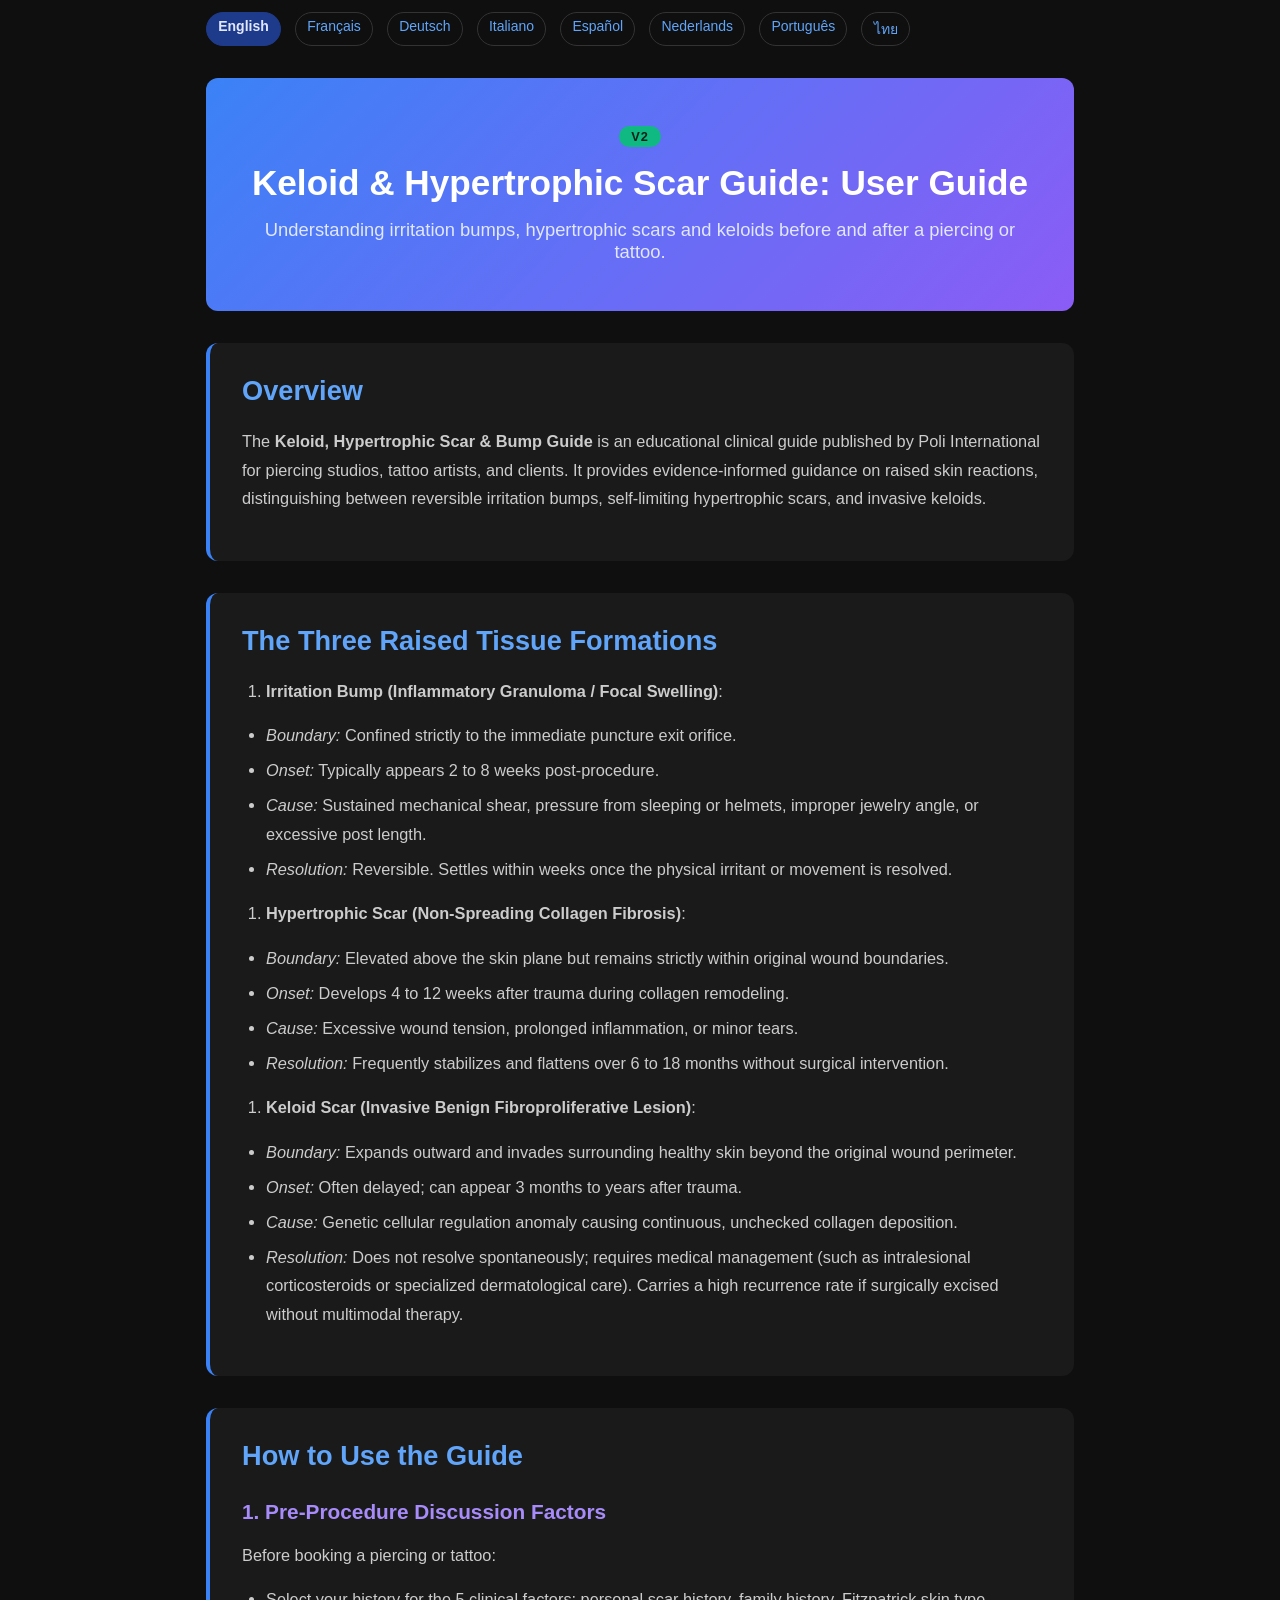
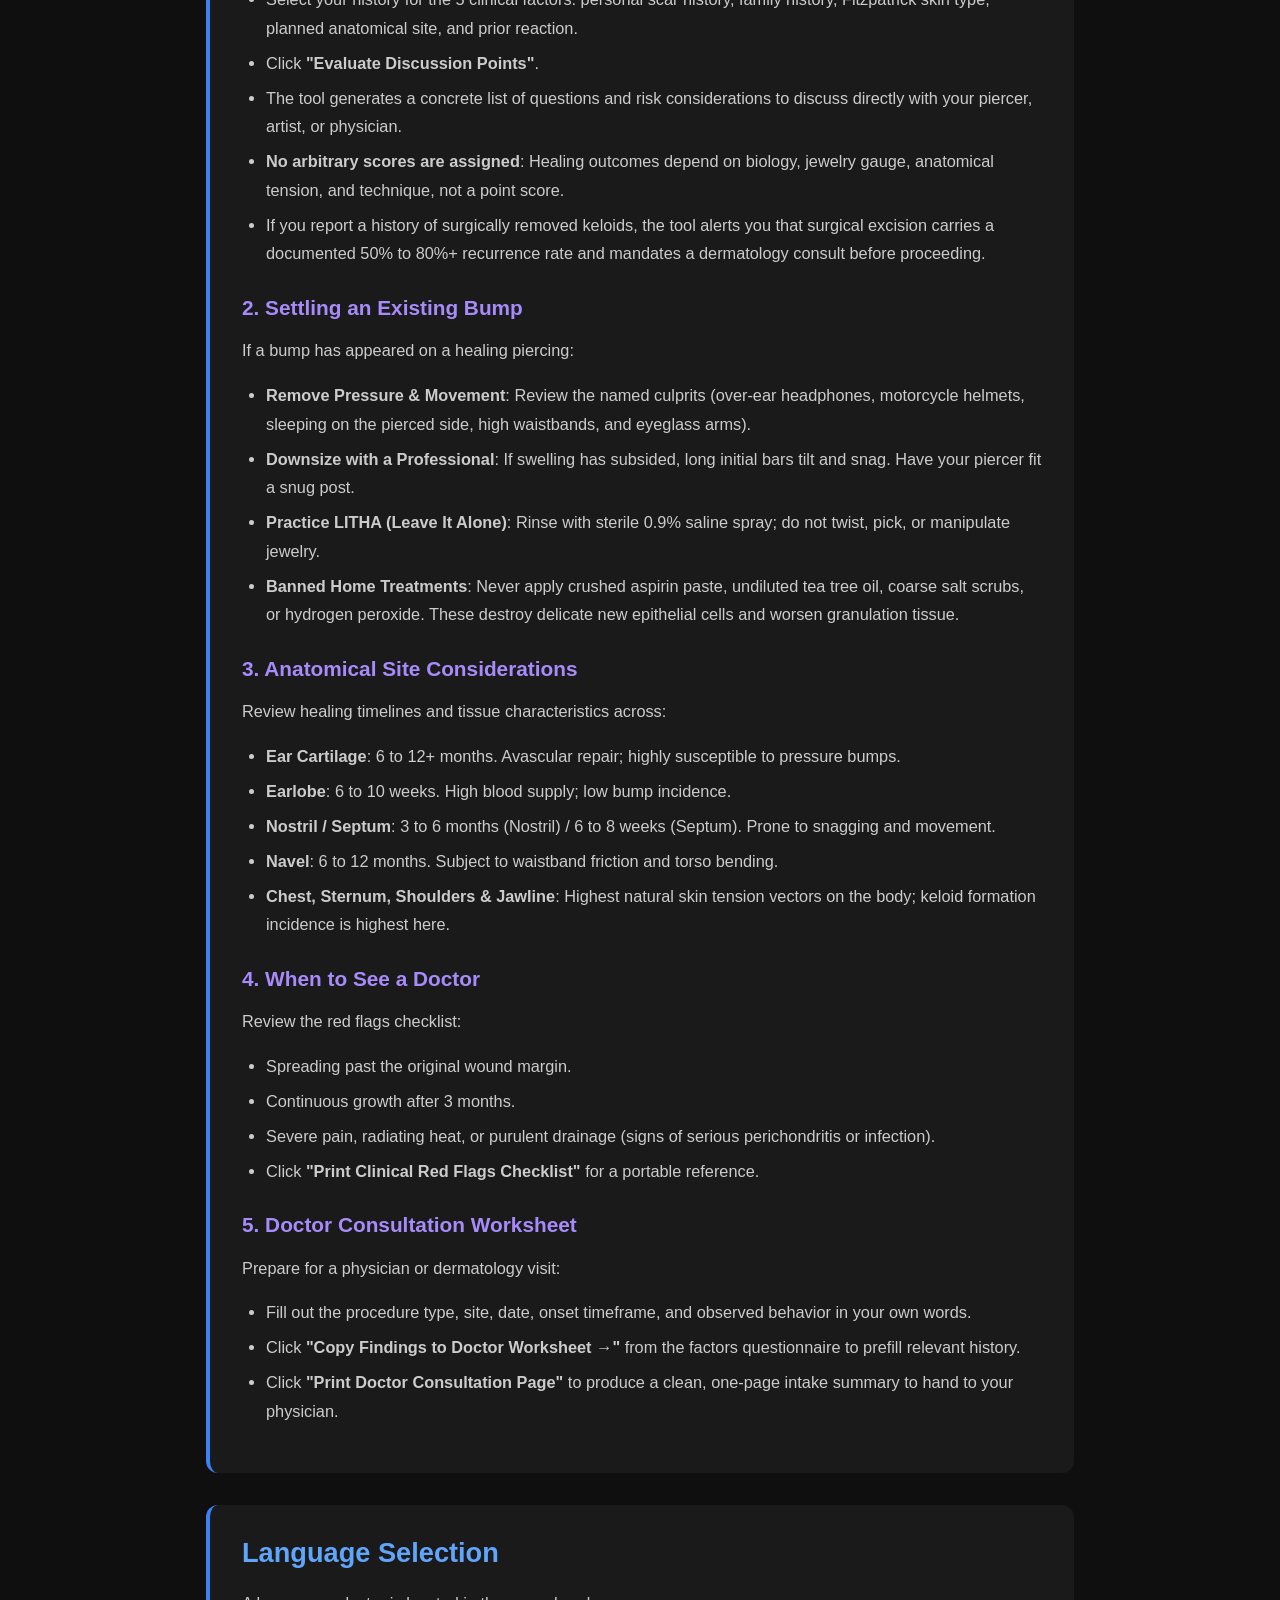
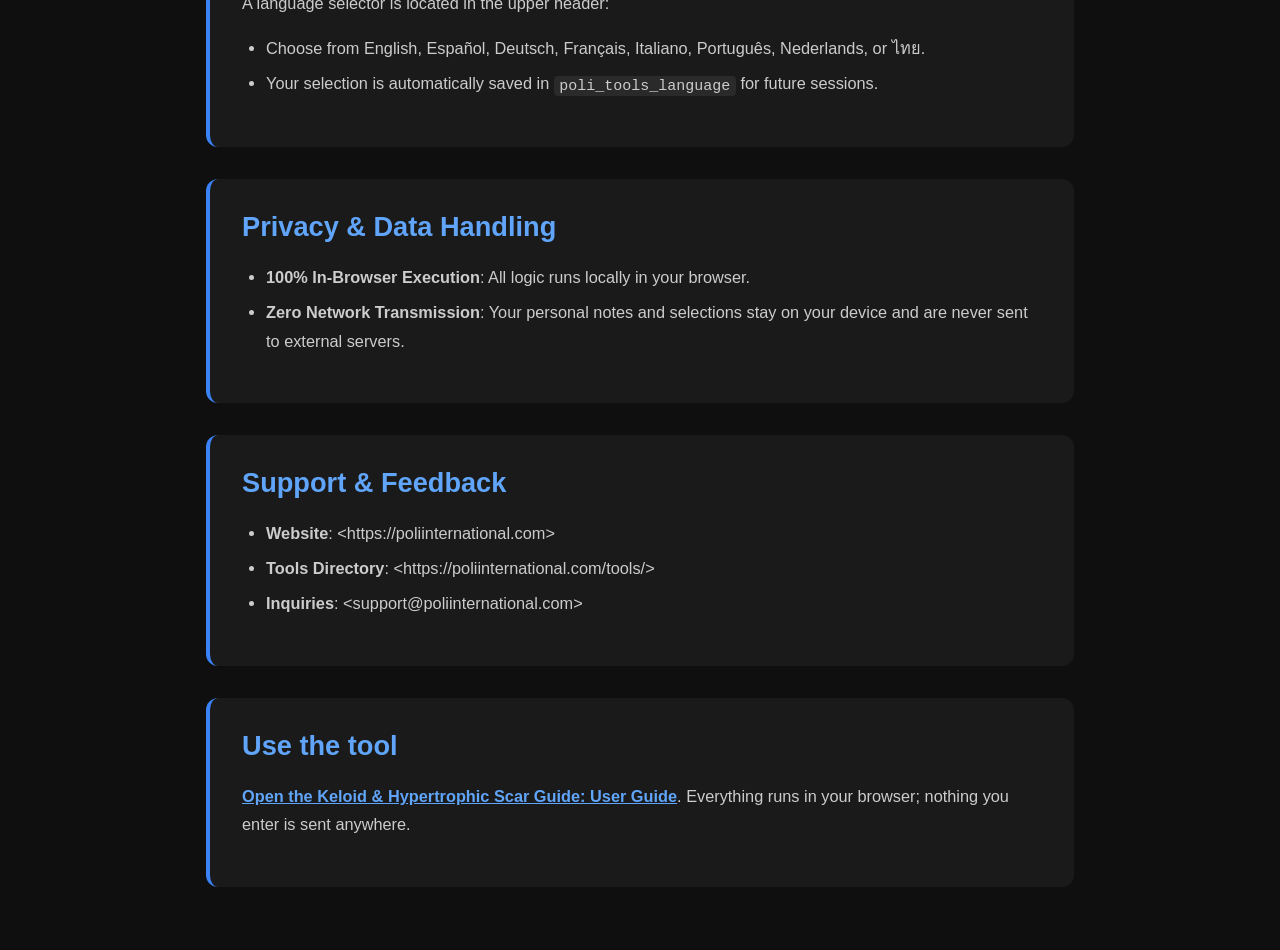
<file: documentation.html>
<!DOCTYPE html>
<html lang="en">
<head><meta name="robots" content="noindex,nofollow">
    <meta charset="UTF-8">
    <meta name="viewport" content="width=device-width, initial-scale=1.0">
    <title>Keloid &amp; Hypertrophic Scar Guide: User Guide Documentation | Poli International</title>
    <meta name="description" content="Understanding irritation bumps, hypertrophic scars and keloids before and after a piercing or tattoo.">
    <link rel="canonical" href="https://poliinternational.com/keloid-scar-risk/">
    <style>
        body { background: #0f0f0f; color: #fff; font-family: -apple-system, BlinkMacSystemFont, "Segoe UI", Roboto, sans-serif; margin: 0; padding: 0; }
        body.in-iframe .doc-hero h1 { display: none; }
        * { box-sizing: border-box; }
        .entry-content { max-width: 900px; margin: 0 auto; padding: 2rem 1rem; }
        .doc-hero { background: linear-gradient(135deg, #3B82F6, #8B5CF6); padding: 3rem 2rem; text-align: center; border-radius: 0.75rem; margin-bottom: 2rem; }
        .doc-hero h1 { font-size: 2.2rem; margin: 0 0 1rem; font-weight: 700; }
        .doc-hero p { font-size: 1.15rem; color: #E0E7FF; margin: 0; }
        .doc-hero .v2 { display: inline-block; margin-bottom: 1rem; padding: 0.2rem 0.75rem; border-radius: 999px; background: #10B981; color: #04241a; font-weight: 800; font-size: 0.8rem; letter-spacing: 0.08em; }
        .doc-section { margin: 2rem 0; padding: 2rem; background: #1a1a1a; border-radius: 0.75rem; border-left: 4px solid #3B82F6; }
        .doc-section h2 { color: #60A5FA; font-size: 1.7rem; margin: 0 0 1.25rem; font-weight: 600; }
        .doc-section h3 { color: #A78BFA; font-size: 1.3rem; margin: 1.75rem 0 0.75rem; font-weight: 600; }
        .doc-section p, .doc-section li { color: #ccc; line-height: 1.75; font-size: 1.02rem; }
        .doc-section ul, .doc-section ol { padding-left: 1.5rem; }
        .doc-section li { margin: 0.4rem 0; }
        .doc-section code { background: #2a2a2a; padding: 0.1rem 0.35rem; border-radius: 0.25rem; font-size: 0.92em; }
        .doc-section a { color: #60A5FA; font-weight: 600; }
        .highlight-box { background: linear-gradient(135deg, #1E3A8A, #4C1D95); padding: 1.25rem 1.5rem; border-radius: 0.5rem; margin: 1.5rem 0; border-left: 4px solid #10B981; }
        .highlight-box p { color: #E0E7FF; margin: 0; }
        table { width: 100%; border-collapse: collapse; margin: 1.5rem 0; }
        th, td { padding: 0.75rem; text-align: left; border: 1px solid #333; vertical-align: top; }
        th { background: #2a2a2a; color: #60A5FA; }
        td { color: #ccc; }
        .doc-langs { display: flex; flex-wrap: wrap; gap: 0.4rem; margin: 0 0 1.5rem; font-size: 0.9rem; }
        .doc-langs a, .doc-langs span { padding: 0.3rem 0.7rem; border-radius: 999px; border: 1px solid #333; text-decoration: none; }
        .doc-langs a { color: #60A5FA; }
        .doc-langs span { background: #1E3A8A; color: #E0E7FF; border-color: #1E3A8A; font-weight: 700; }
    </style>
</head>
<body>
<nav class="doc-langs" aria-label="Documentation language" style="display:flex;flex-wrap:wrap;gap:6px 14px;max-width:900px;margin:12px auto 0;padding:0 16px;font-size:14px;"><span lang="en">English</span><a lang="fr" href="documentation-fr.html">Français</a><a lang="de" href="documentation-de.html">Deutsch</a><a lang="it" href="documentation-it.html">Italiano</a><a lang="es" href="documentation-es.html">Español</a><a lang="nl" href="documentation-nl.html">Nederlands</a><a lang="pt" href="documentation-pt.html">Português</a><a lang="th" href="documentation-th.html">ไทย</a></nav>
<script>if (window.self !== window.top) document.body.classList.add('in-iframe');</script>
    <div class="entry-content">
        <div class="doc-hero">
            <span class="v2">V2</span>
            <h1>Keloid &amp; Hypertrophic Scar Guide: User Guide</h1>
            <p>Understanding irritation bumps, hypertrophic scars and keloids before and after a piercing or tattoo.</p>
        </div>
        <div class="doc-section">
        <h2>Overview</h2>
        <p>The <strong>Keloid, Hypertrophic Scar &amp; Bump Guide</strong> is an educational clinical guide published by Poli International for piercing studios, tattoo artists, and clients. It provides evidence-informed guidance on raised skin reactions, distinguishing between reversible irritation bumps, self-limiting hypertrophic scars, and invasive keloids.</p>
        </div>
        <div class="doc-section">
        <h2>The Three Raised Tissue Formations</h2>
        <ol>
        <li><strong>Irritation Bump (Inflammatory Granuloma / Focal Swelling)</strong>:</li>
        </ol>
        <ul>
        <li><em>Boundary:</em> Confined strictly to the immediate puncture exit orifice.</li>
        <li><em>Onset:</em> Typically appears 2 to 8 weeks post-procedure.</li>
        <li><em>Cause:</em> Sustained mechanical shear, pressure from sleeping or helmets, improper jewelry angle, or excessive post length.</li>
        <li><em>Resolution:</em> Reversible. Settles within weeks once the physical irritant or movement is resolved.</li>
        </ul>
        <ol>
        <li><strong>Hypertrophic Scar (Non-Spreading Collagen Fibrosis)</strong>:</li>
        </ol>
        <ul>
        <li><em>Boundary:</em> Elevated above the skin plane but remains strictly within original wound boundaries.</li>
        <li><em>Onset:</em> Develops 4 to 12 weeks after trauma during collagen remodeling.</li>
        <li><em>Cause:</em> Excessive wound tension, prolonged inflammation, or minor tears.</li>
        <li><em>Resolution:</em> Frequently stabilizes and flattens over 6 to 18 months without surgical intervention.</li>
        </ul>
        <ol>
        <li><strong>Keloid Scar (Invasive Benign Fibroproliferative Lesion)</strong>:</li>
        </ol>
        <ul>
        <li><em>Boundary:</em> Expands outward and invades surrounding healthy skin beyond the original wound perimeter.</li>
        <li><em>Onset:</em> Often delayed; can appear 3 months to years after trauma.</li>
        <li><em>Cause:</em> Genetic cellular regulation anomaly causing continuous, unchecked collagen deposition.</li>
        <li><em>Resolution:</em> Does not resolve spontaneously; requires medical management (such as intralesional corticosteroids or specialized dermatological care). Carries a high recurrence rate if surgically excised without multimodal therapy.</li>
        </ul>
        </div>
        <div class="doc-section">
        <h2>How to Use the Guide</h2>
        <h3>1. Pre-Procedure Discussion Factors</h3>
        <p>Before booking a piercing or tattoo:</p>
        <ul>
        <li>Select your history for the 5 clinical factors: personal scar history, family history, Fitzpatrick skin type, planned anatomical site, and prior reaction.</li>
        <li>Click <strong>"Evaluate Discussion Points"</strong>.</li>
        <li>The tool generates a concrete list of questions and risk considerations to discuss directly with your piercer, artist, or physician.</li>
        <li><strong>No arbitrary scores are assigned</strong>: Healing outcomes depend on biology, jewelry gauge, anatomical tension, and technique, not a point score.</li>
        <li>If you report a history of surgically removed keloids, the tool alerts you that surgical excision carries a documented 50% to 80%+ recurrence rate and mandates a dermatology consult before proceeding.</li>
        </ul>
        <h3>2. Settling an Existing Bump</h3>
        <p>If a bump has appeared on a healing piercing:</p>
        <ul>
        <li><strong>Remove Pressure &amp; Movement</strong>: Review the named culprits (over-ear headphones, motorcycle helmets, sleeping on the pierced side, high waistbands, and eyeglass arms).</li>
        <li><strong>Downsize with a Professional</strong>: If swelling has subsided, long initial bars tilt and snag. Have your piercer fit a snug post.</li>
        <li><strong>Practice LITHA (Leave It Alone)</strong>: Rinse with sterile 0.9% saline spray; do not twist, pick, or manipulate jewelry.</li>
        <li><strong>Banned Home Treatments</strong>: Never apply crushed aspirin paste, undiluted tea tree oil, coarse salt scrubs, or hydrogen peroxide. These destroy delicate new epithelial cells and worsen granulation tissue.</li>
        </ul>
        <h3>3. Anatomical Site Considerations</h3>
        <p>Review healing timelines and tissue characteristics across:</p>
        <ul>
        <li><strong>Ear Cartilage</strong>: 6 to 12+ months. Avascular repair; highly susceptible to pressure bumps.</li>
        <li><strong>Earlobe</strong>: 6 to 10 weeks. High blood supply; low bump incidence.</li>
        <li><strong>Nostril / Septum</strong>: 3 to 6 months (Nostril) / 6 to 8 weeks (Septum). Prone to snagging and movement.</li>
        <li><strong>Navel</strong>: 6 to 12 months. Subject to waistband friction and torso bending.</li>
        <li><strong>Chest, Sternum, Shoulders &amp; Jawline</strong>: Highest natural skin tension vectors on the body; keloid formation incidence is highest here.</li>
        </ul>
        <h3>4. When to See a Doctor</h3>
        <p>Review the red flags checklist:</p>
        <ul>
        <li>Spreading past the original wound margin.</li>
        <li>Continuous growth after 3 months.</li>
        <li>Severe pain, radiating heat, or purulent drainage (signs of serious perichondritis or infection).</li>
        <li>Click <strong>"Print Clinical Red Flags Checklist"</strong> for a portable reference.</li>
        </ul>
        <h3>5. Doctor Consultation Worksheet</h3>
        <p>Prepare for a physician or dermatology visit:</p>
        <ul>
        <li>Fill out the procedure type, site, date, onset timeframe, and observed behavior in your own words.</li>
        <li>Click <strong>"Copy Findings to Doctor Worksheet →"</strong> from the factors questionnaire to prefill relevant history.</li>
        <li>Click <strong>"Print Doctor Consultation Page"</strong> to produce a clean, one-page intake summary to hand to your physician.</li>
        </ul>
        </div>
        <div class="doc-section">
        <h2>Language Selection</h2>
        <p>A language selector is located in the upper header:</p>
        <ul>
        <li>Choose from English, Español, Deutsch, Français, Italiano, Português, Nederlands, or ไทย.</li>
        <li>Your selection is automatically saved in <code>poli_tools_language</code> for future sessions.</li>
        </ul>
        </div>
        <div class="doc-section">
        <h2>Privacy &amp; Data Handling</h2>
        <ul>
        <li><strong>100% In-Browser Execution</strong>: All logic runs locally in your browser.</li>
        <li><strong>Zero Network Transmission</strong>: Your personal notes and selections stay on your device and are never sent to external servers.</li>
        </ul>
        </div>
        <div class="doc-section">
        <h2>Support &amp; Feedback</h2>
        <ul>
        <li><strong>Website</strong>: &lt;https://poliinternational.com&gt;</li>
        <li><strong>Tools Directory</strong>: &lt;https://poliinternational.com/tools/&gt;</li>
        <li><strong>Inquiries</strong>: &lt;support@poliinternational.com&gt;</li>
        </ul>
        </div>
        <div class="doc-section">
            <h2>Use the tool</h2>
            <p><a href="https://poliinternational.com/keloid-scar-risk/" target="_top">Open the Keloid &amp; Hypertrophic Scar Guide: User Guide</a>. Everything runs in your browser; nothing you enter is sent anywhere.</p>
        </div>
    </div>
</body>
</html>
</file>
